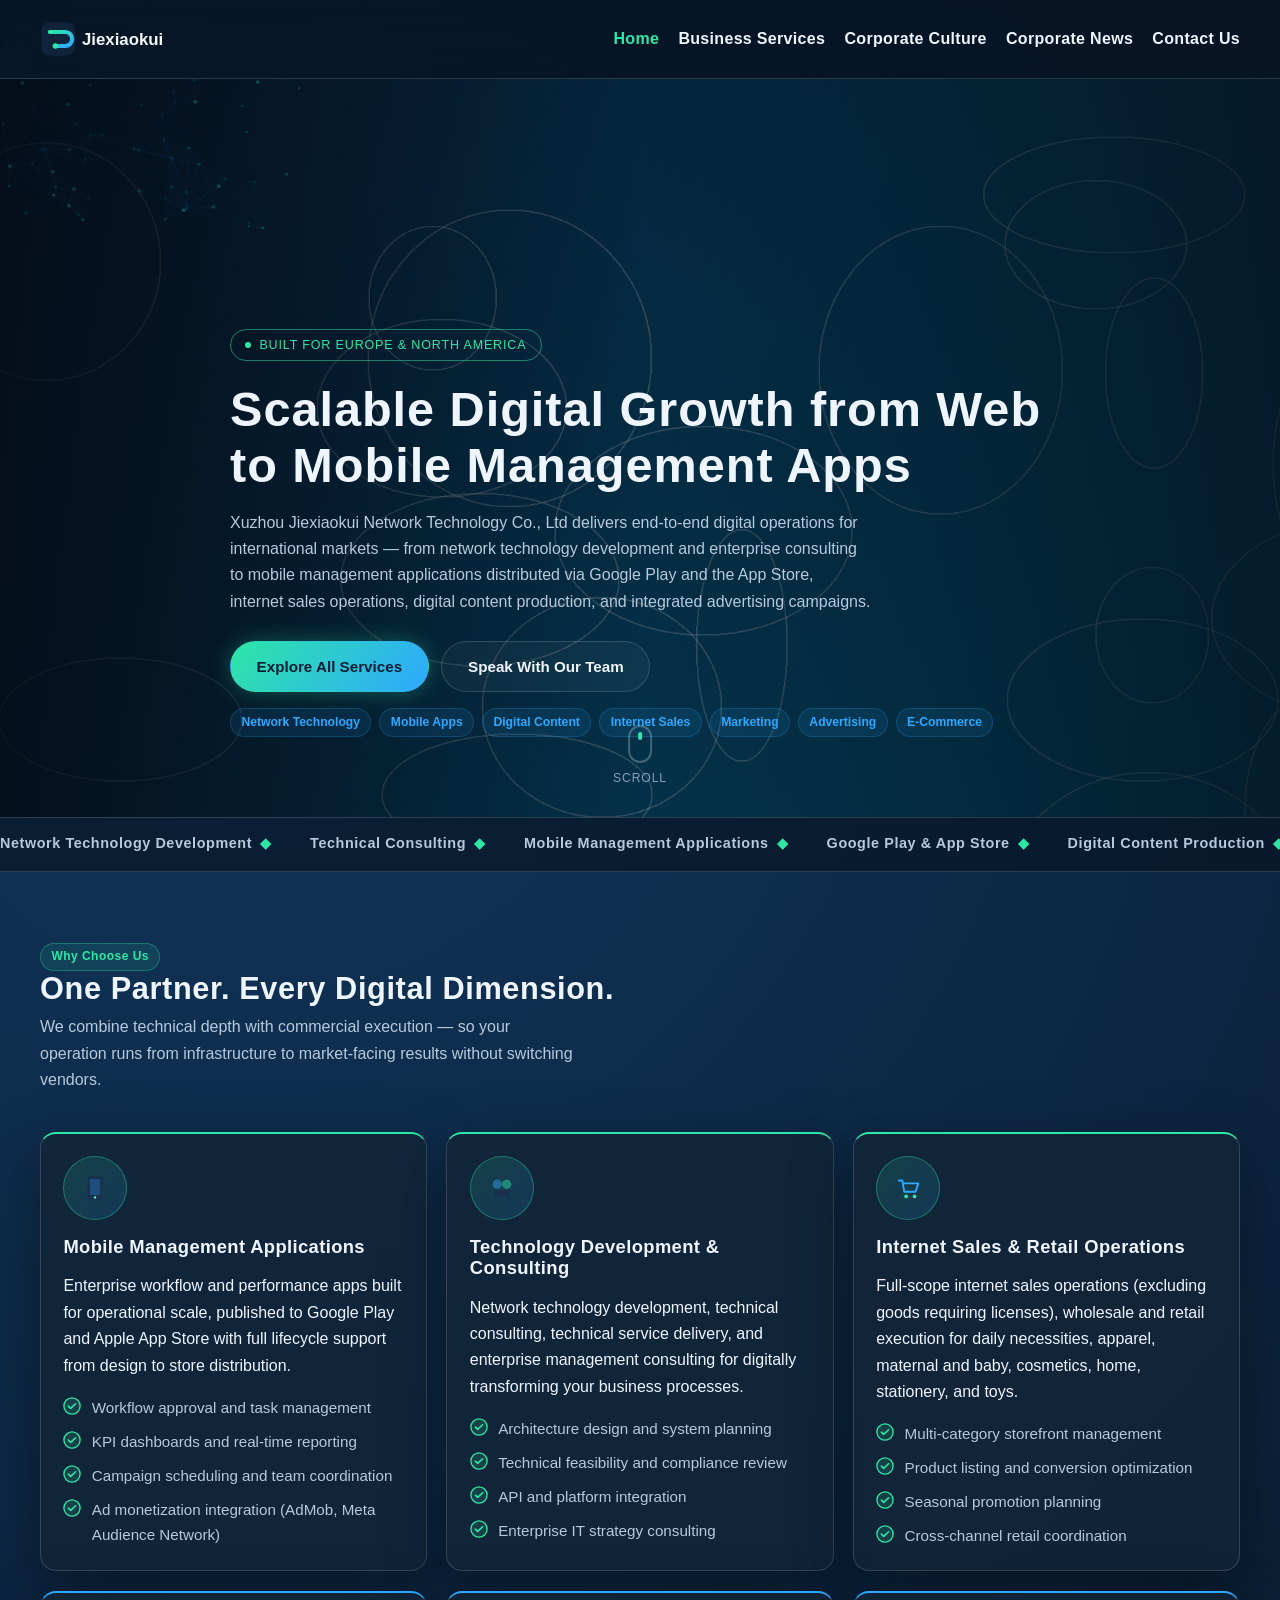
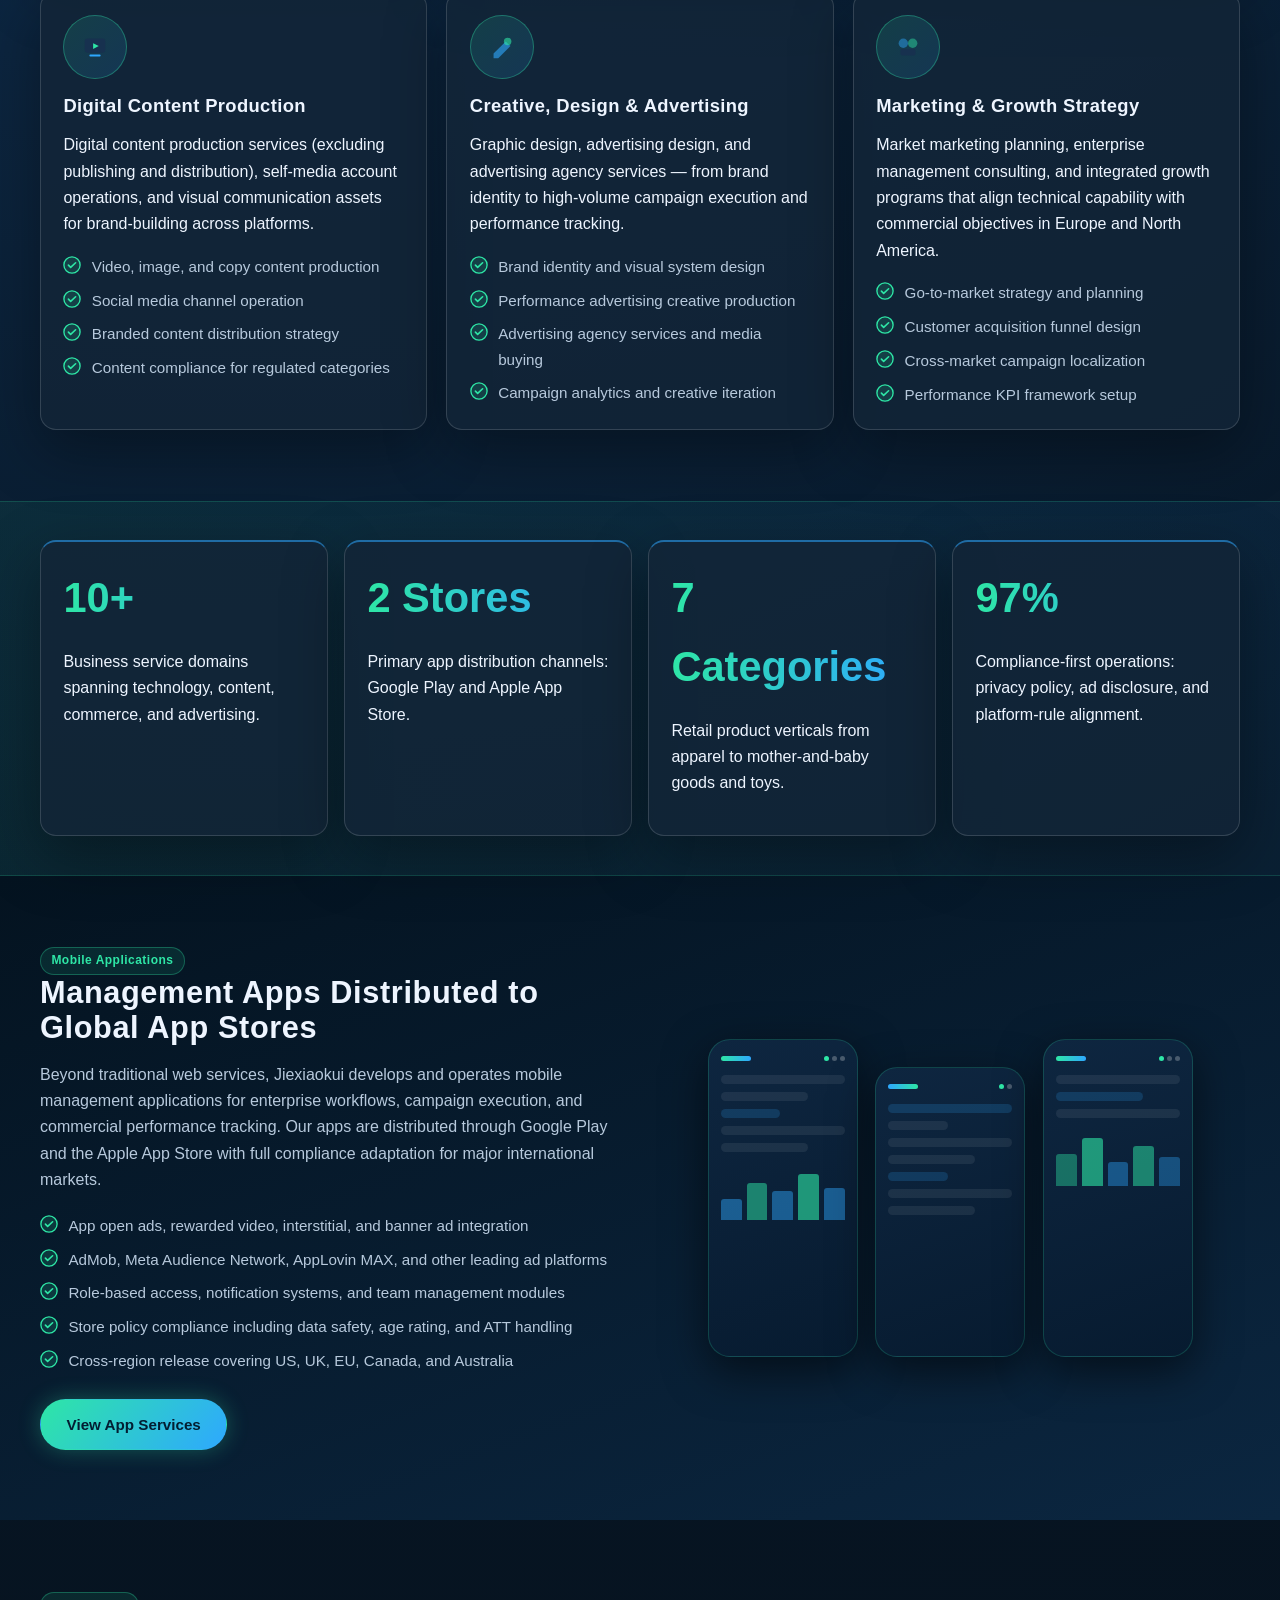
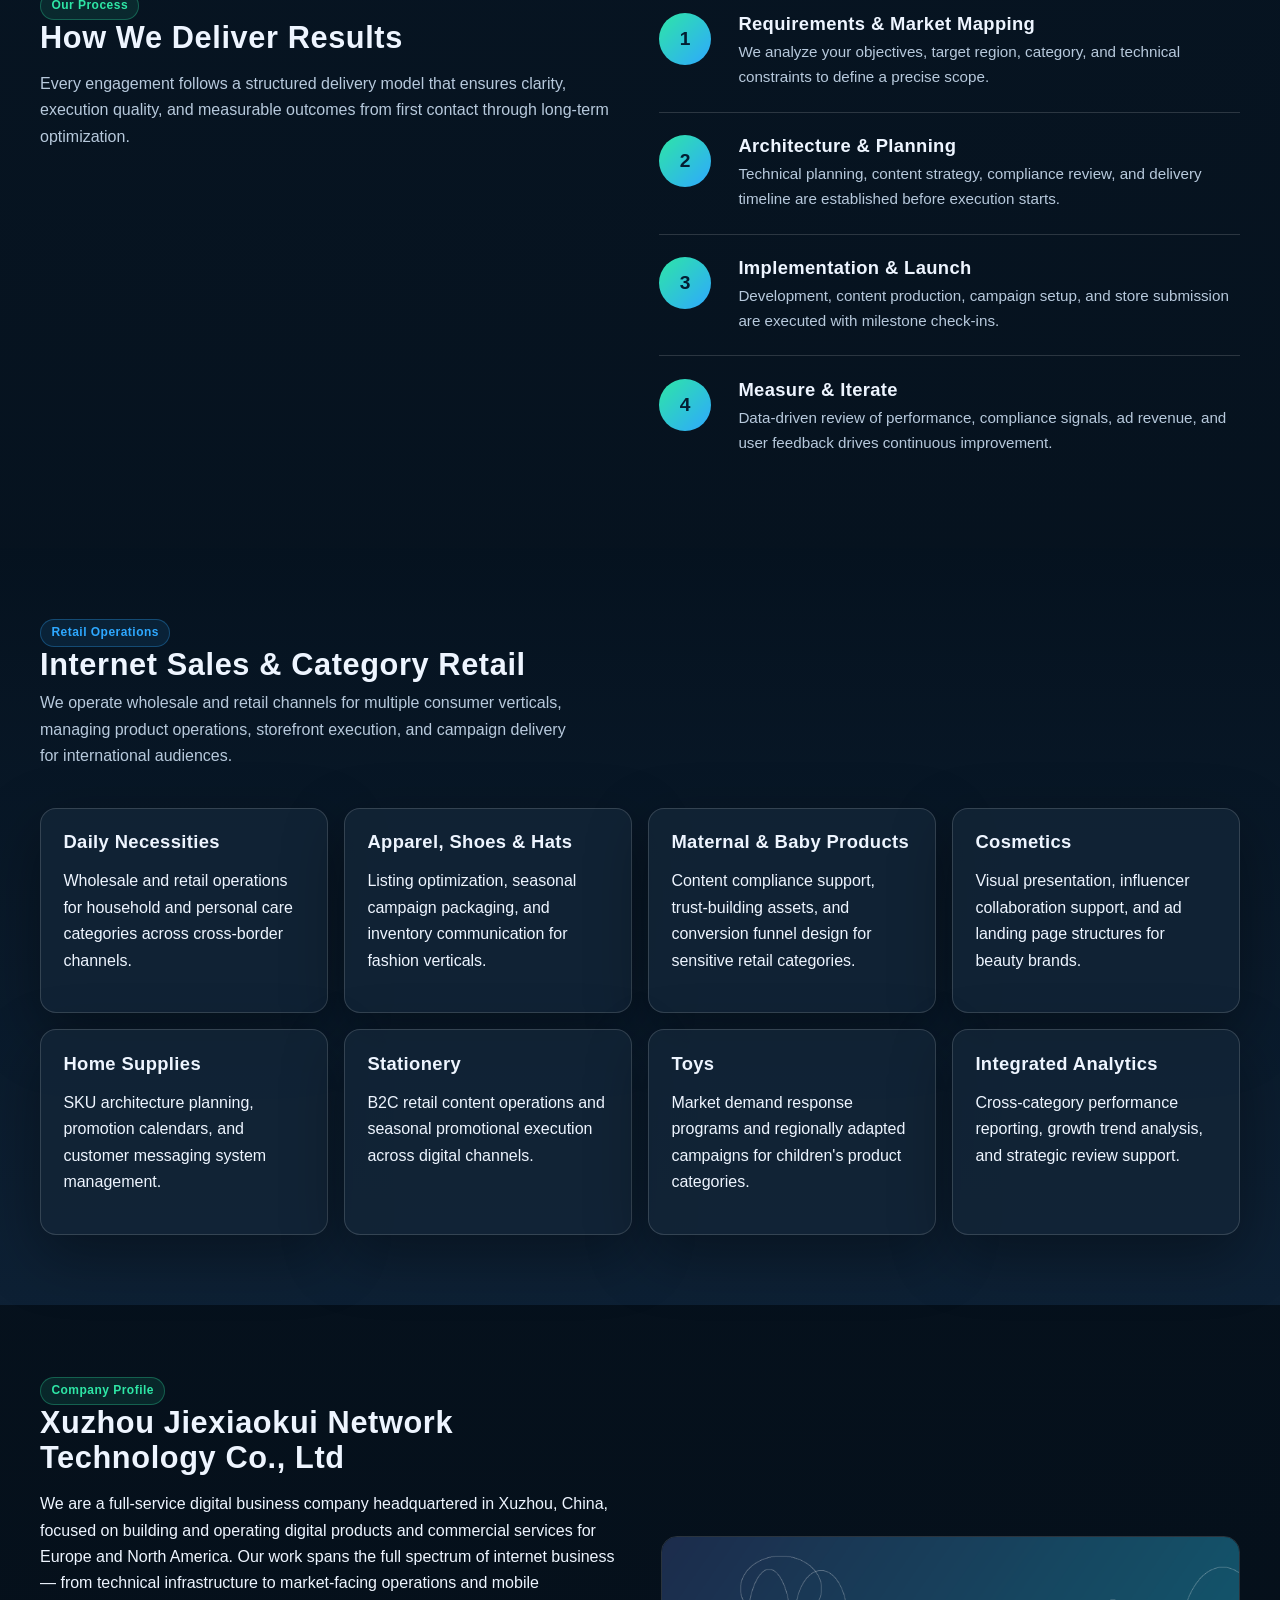
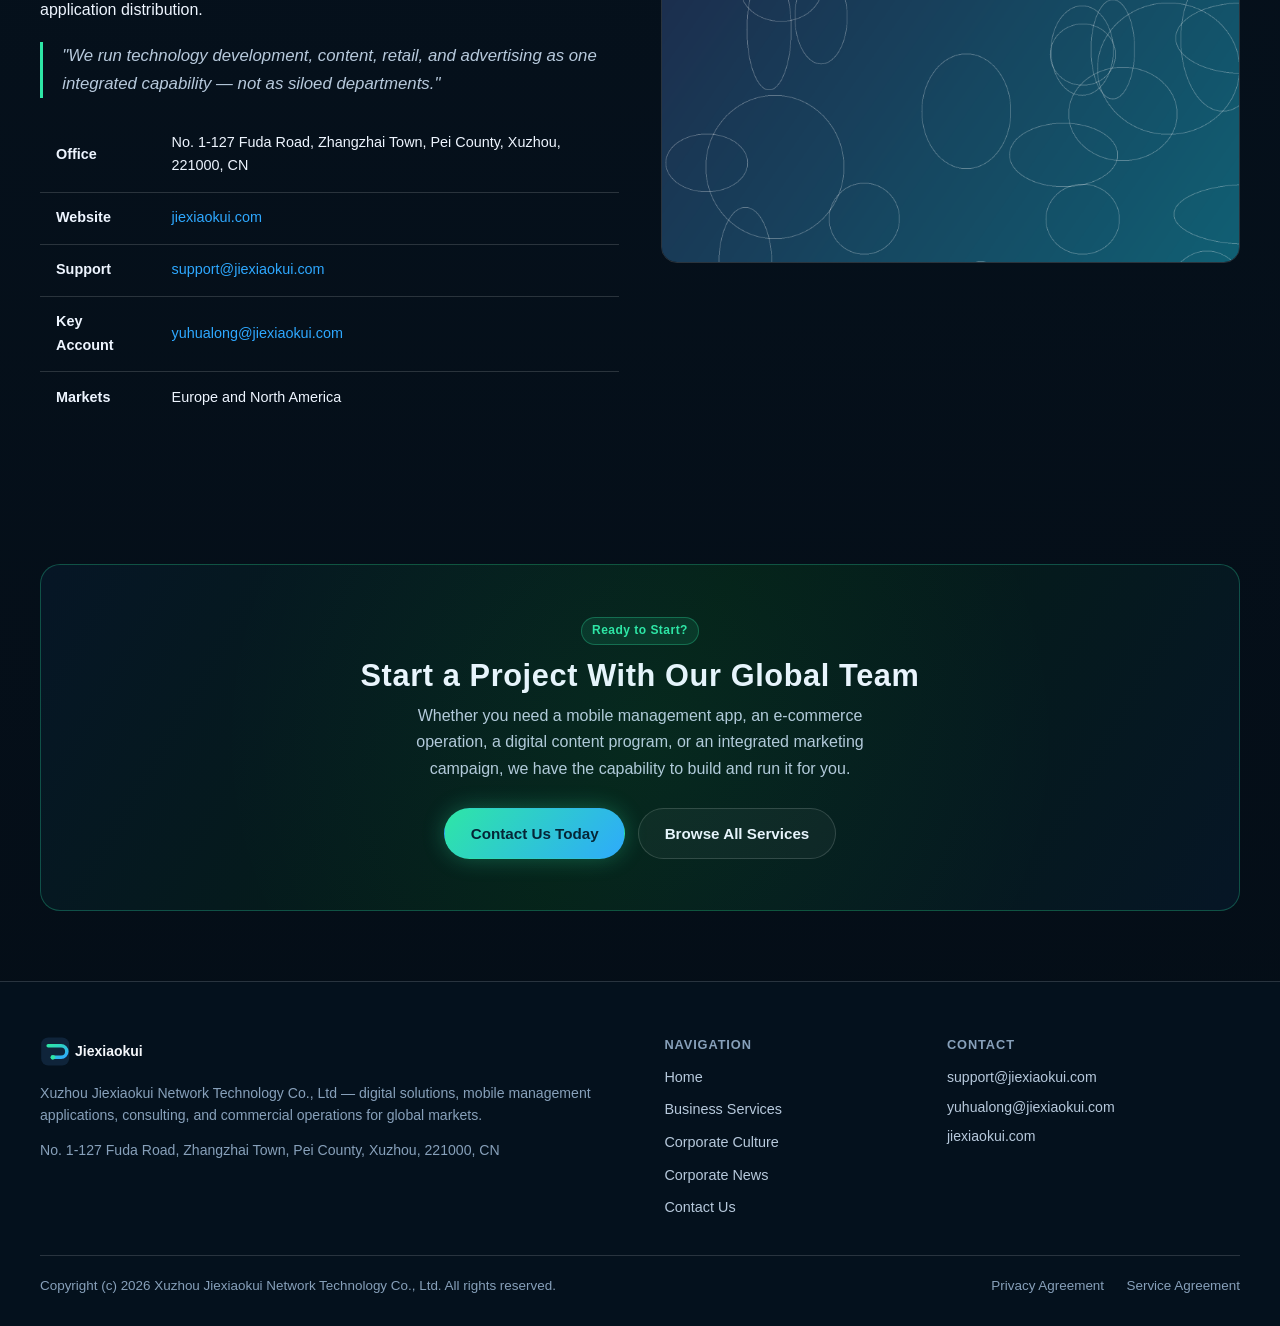
<file: index.html>
<!DOCTYPE html>
<html lang="en">
<head>
  <meta charset="UTF-8">
  <meta http-equiv="X-UA-Compatible" content="IE=edge">
  <meta name="viewport" content="width=device-width, initial-scale=1.0">
  <title>Xuzhou Jiexiaokui Network Technology Co., Ltd | Digital Solutions for Global Markets</title>
  <meta name="description" content="Xuzhou Jiexiaokui Network Technology Co., Ltd — end-to-end technology development, mobile management apps, consulting, digital content, e-commerce operations, and integrated marketing for Europe and North America.">
  <meta name="robots" content="index, follow, max-image-preview:large, max-snippet:-1, max-video-preview:-1">
  <link rel="canonical" href="https://jiexiaokui.com/">
  <meta property="og:type" content="website">
  <meta property="og:title" content="Xuzhou Jiexiaokui Network Technology Co., Ltd | Digital Solutions">
  <meta property="og:description" content="Technology development, mobile apps, consulting, digital content, internet sales and mobile management applications for global clients.">
  <meta property="og:url" content="https://jiexiaokui.com/">
  <meta property="og:image" content="https://jiexiaokui.com/images/hero-tech.png">
  <meta property="og:site_name" content="Jiexiaokui">
  <meta name="twitter:card" content="summary_large_image">
  <meta name="twitter:title" content="Xuzhou Jiexiaokui Network Technology Co., Ltd">
  <meta name="twitter:description" content="Digital solutions, mobile management apps and multi-domain operations for Europe and North America.">
  <link rel="stylesheet" href="css/styles.css">
  <script type="application/ld+json">
  {
    "@context": "https://schema.org",
    "@type": "Organization",
    "name": "Xuzhou Jiexiaokui Network Technology Co., Ltd",
    "url": "https://jiexiaokui.com",
    "logo": "https://jiexiaokui.com/images/logo-jiexiaokui.svg",
    "address": {
      "@type": "PostalAddress",
      "streetAddress": "No. 1-127 Fuda Road, Zhangzhai Town, Pei County",
      "addressLocality": "Xuzhou",
      "postalCode": "221000",
      "addressCountry": "CN"
    },
    "contactPoint": [
      {"@type":"ContactPoint","contactType":"business support","email":"support@jiexiaokui.com","availableLanguage":["English"]},
      {"@type":"ContactPoint","contactType":"key account","email":"yuhualong@jiexiaokui.com","availableLanguage":["English"]}
    ],
    "sameAs": ["https://jiexiaokui.com"]
  }
  </script>
</head>
<body>
  <div id="scroll-progress" role="progressbar" aria-label="Page scroll progress"></div>

  <header class="site-header">
    <div class="container header-inner">
      <a class="brand" href="index.html" aria-label="Jiexiaokui Home">
        <img src="images/logo-jiexiaokui.svg" alt="Jiexiaokui Network Technology Logo" width="168" height="42">
      </a>
      <button class="nav-toggle" aria-expanded="false" aria-controls="main-nav" aria-label="Toggle navigation menu">&#9776; Menu</button>
      <nav class="site-nav" id="main-nav" aria-label="Main navigation">
        <ul>
          <li><a class="current" href="index.html" aria-current="page">Home</a></li>
          <li><a href="services.html">Business Services</a></li>
          <li><a href="culture.html">Corporate Culture</a></li>
          <li><a href="news.html">Corporate News</a></li>
          <li><a href="contact.html">Contact Us</a></li>
        </ul>
      </nav>
    </div>
  </header>

  <main>
    <!-- ── Hero ── -->
    <section class="hero" aria-label="Welcome to Jiexiaokui">
      <img class="hero-bg" src="images/hero-tech.png" alt="Global digital technology grid background" fetchpriority="high">
      <canvas id="hero-canvas" aria-hidden="true"></canvas>
      <div class="container hero-content">
        <span class="kicker fade-in"><span class="kicker-dot"></span>Built for Europe &amp; North America</span>
        <h1 class="fade-in delay-1">Scalable Digital Growth from Web to Mobile Management Apps</h1>
        <p class="lead fade-in delay-2">Xuzhou Jiexiaokui Network Technology Co., Ltd delivers end-to-end digital operations for international markets — from network technology development and enterprise consulting to mobile management applications distributed via Google Play and the App Store, internet sales operations, digital content production, and integrated advertising campaigns.</p>
        <div class="actions fade-in delay-3">
          <a class="btn btn-primary" href="services.html">Explore All Services</a>
          <a class="btn btn-secondary" href="contact.html">Speak With Our Team</a>
        </div>
        <div class="tag-strip fade-in delay-4">
          <span class="tag">Network Technology</span>
          <span class="tag">Mobile Apps</span>
          <span class="tag">Digital Content</span>
          <span class="tag">Internet Sales</span>
          <span class="tag">Marketing</span>
          <span class="tag">Advertising</span>
          <span class="tag">E-Commerce</span>
        </div>
      </div>
      <div class="hero-scroll-hint" aria-hidden="true">
        <div class="scroll-dot"></div>
        <span>Scroll</span>
      </div>
    </section>

    <!-- ── Marquee ── -->
    <div class="marquee-wrap" aria-hidden="true">
      <div class="marquee-track">
        <span class="marquee-item">Network Technology Development <span class="marquee-sep">&#9670;</span></span>
        <span class="marquee-item">Technical Consulting <span class="marquee-sep">&#9670;</span></span>
        <span class="marquee-item">Mobile Management Applications <span class="marquee-sep">&#9670;</span></span>
        <span class="marquee-item">Google Play &amp; App Store <span class="marquee-sep">&#9670;</span></span>
        <span class="marquee-item">Digital Content Production <span class="marquee-sep">&#9670;</span></span>
        <span class="marquee-item">Internet Sales Operations <span class="marquee-sep">&#9670;</span></span>
        <span class="marquee-item">Market Marketing Planning <span class="marquee-sep">&#9670;</span></span>
        <span class="marquee-item">Graphic &amp; Advertising Design <span class="marquee-sep">&#9670;</span></span>
        <span class="marquee-item">Enterprise Management Consulting <span class="marquee-sep">&#9670;</span></span>
        <span class="marquee-item">Self-Media Content Operations <span class="marquee-sep">&#9670;</span></span>
        <span class="marquee-item">Network Technology Development <span class="marquee-sep">&#9670;</span></span>
        <span class="marquee-item">Technical Consulting <span class="marquee-sep">&#9670;</span></span>
        <span class="marquee-item">Mobile Management Applications <span class="marquee-sep">&#9670;</span></span>
        <span class="marquee-item">Google Play &amp; App Store <span class="marquee-sep">&#9670;</span></span>
        <span class="marquee-item">Digital Content Production <span class="marquee-sep">&#9670;</span></span>
        <span class="marquee-item">Internet Sales Operations <span class="marquee-sep">&#9670;</span></span>
        <span class="marquee-item">Market Marketing Planning <span class="marquee-sep">&#9670;</span></span>
        <span class="marquee-item">Graphic &amp; Advertising Design <span class="marquee-sep">&#9670;</span></span>
        <span class="marquee-item">Enterprise Management Consulting <span class="marquee-sep">&#9670;</span></span>
        <span class="marquee-item">Self-Media Content Operations <span class="marquee-sep">&#9670;</span></span>
      </div>
    </div>

    <!-- ── Why Jiexiaokui ── -->
    <section class="section">
      <div class="container">
        <div class="section-header">
          <span class="badge fade-in">Why Choose Us</span>
          <h2 class="fade-in">One Partner. Every Digital Dimension.</h2>
          <p class="fade-in">We combine technical depth with commercial execution — so your operation runs from infrastructure to market-facing results without switching vendors.</p>
        </div>
        <div class="grid-3">
          <article class="card card-accent fade-in">
            <div class="icon-ring">
              <img src="images/icon-app.svg" alt="Mobile applications">
            </div>
            <h3>Mobile Management Applications</h3>
            <p>Enterprise workflow and performance apps built for operational scale, published to Google Play and Apple App Store with full lifecycle support from design to store distribution.</p>
            <ul class="feature-list">
              <li>Workflow approval and task management</li>
              <li>KPI dashboards and real-time reporting</li>
              <li>Campaign scheduling and team coordination</li>
              <li>Ad monetization integration (AdMob, Meta Audience Network)</li>
            </ul>
          </article>
          <article class="card card-accent fade-in delay-1">
            <div class="icon-ring">
              <img src="images/icon-consulting.svg" alt="Technology consulting">
            </div>
            <h3>Technology Development &amp; Consulting</h3>
            <p>Network technology development, technical consulting, technical service delivery, and enterprise management consulting for digitally transforming your business processes.</p>
            <ul class="feature-list">
              <li>Architecture design and system planning</li>
              <li>Technical feasibility and compliance review</li>
              <li>API and platform integration</li>
              <li>Enterprise IT strategy consulting</li>
            </ul>
          </article>
          <article class="card card-accent fade-in delay-2">
            <div class="icon-ring">
              <img src="images/icon-commerce.svg" alt="Commerce operations">
            </div>
            <h3>Internet Sales &amp; Retail Operations</h3>
            <p>Full-scope internet sales operations (excluding goods requiring licenses), wholesale and retail execution for daily necessities, apparel, maternal and baby, cosmetics, home, stationery, and toys.</p>
            <ul class="feature-list">
              <li>Multi-category storefront management</li>
              <li>Product listing and conversion optimization</li>
              <li>Seasonal promotion planning</li>
              <li>Cross-channel retail coordination</li>
            </ul>
          </article>
          <article class="card card-accent-blue fade-in">
            <div class="icon-ring">
              <img src="images/icon-media.svg" alt="Digital content">
            </div>
            <h3>Digital Content Production</h3>
            <p>Digital content production services (excluding publishing and distribution), self-media account operations, and visual communication assets for brand-building across platforms.</p>
            <ul class="feature-list">
              <li>Video, image, and copy content production</li>
              <li>Social media channel operation</li>
              <li>Branded content distribution strategy</li>
              <li>Content compliance for regulated categories</li>
            </ul>
          </article>
          <article class="card card-accent-blue fade-in delay-1">
            <div class="icon-ring">
              <img src="images/icon-design.svg" alt="Design and advertising">
            </div>
            <h3>Creative, Design &amp; Advertising</h3>
            <p>Graphic design, advertising design, and advertising agency services — from brand identity to high-volume campaign execution and performance tracking.</p>
            <ul class="feature-list">
              <li>Brand identity and visual system design</li>
              <li>Performance advertising creative production</li>
              <li>Advertising agency services and media buying</li>
              <li>Campaign analytics and creative iteration</li>
            </ul>
          </article>
          <article class="card card-accent-blue fade-in delay-2">
            <div class="icon-ring">
              <img src="images/icon-consulting.svg" alt="Marketing strategy">
            </div>
            <h3>Marketing &amp; Growth Strategy</h3>
            <p>Market marketing planning, enterprise management consulting, and integrated growth programs that align technical capability with commercial objectives in Europe and North America.</p>
            <ul class="feature-list">
              <li>Go-to-market strategy and planning</li>
              <li>Customer acquisition funnel design</li>
              <li>Cross-market campaign localization</li>
              <li>Performance KPI framework setup</li>
            </ul>
          </article>
        </div>
      </div>
    </section>

    <!-- ── Stats ── -->
    <section class="highlight-strip">
      <div class="container">
        <div class="grid-4">
          <article class="card stat fade-in">
            <strong data-counter="10" data-unit="+">0+</strong>
            <p>Business service domains spanning technology, content, commerce, and advertising.</p>
          </article>
          <article class="card stat fade-in delay-1">
            <strong data-counter="2" data-unit=" Stores">0</strong>
            <p>Primary app distribution channels: Google Play and Apple App Store.</p>
          </article>
          <article class="card stat fade-in delay-2">
            <strong data-counter="7" data-unit=" Categories">0</strong>
            <p>Retail product verticals from apparel to mother-and-baby goods and toys.</p>
          </article>
          <article class="card stat fade-in delay-3">
            <strong data-counter="100" data-unit="%">0%</strong>
            <p>Compliance-first operations: privacy policy, ad disclosure, and platform-rule alignment.</p>
          </article>
        </div>
      </div>
    </section>

    <!-- ── Mobile App Feature Spotlight ── -->
    <section class="section-dark">
      <div class="container">
        <div class="split">
          <div class="split-text fade-in">
            <span class="badge">Mobile Applications</span>
            <h2>Management Apps Distributed to Global App Stores</h2>
            <p class="lead">Beyond traditional web services, Jiexiaokui develops and operates mobile management applications for enterprise workflows, campaign execution, and commercial performance tracking. Our apps are distributed through Google Play and the Apple App Store with full compliance adaptation for major international markets.</p>
            <ul class="feature-list" style="margin-top:1.2rem">
              <li>App open ads, rewarded video, interstitial, and banner ad integration</li>
              <li>AdMob, Meta Audience Network, AppLovin MAX, and other leading ad platforms</li>
              <li>Role-based access, notification systems, and team management modules</li>
              <li>Store policy compliance including data safety, age rating, and ATT handling</li>
              <li>Cross-region release covering US, UK, EU, Canada, and Australia</li>
            </ul>
            <div class="actions">
              <a class="btn btn-primary" href="services.html">View App Services</a>
            </div>
          </div>
          <div class="split-img fade-in delay-1">
            <div class="app-mockup">
              <div class="app-screen">
                <div class="app-screen-topbar">
                  <div class="app-screen-dot"></div>
                  <div class="app-screen-status"><span></span><span></span><span></span></div>
                </div>
                <div class="app-screen-row wide"></div>
                <div class="app-screen-row mid"></div>
                <div class="app-screen-row short accent"></div>
                <div class="app-screen-row wide"></div>
                <div class="app-screen-row mid"></div>
                <div class="app-screen-chart">
                  <div class="chart-bar" style="height:40%;background:rgba(46,168,255,0.45)"></div>
                  <div class="chart-bar" style="height:70%;background:rgba(46,230,166,0.5)"></div>
                  <div class="chart-bar" style="height:55%;background:rgba(46,168,255,0.45)"></div>
                  <div class="chart-bar" style="height:85%;background:rgba(46,230,166,0.6)"></div>
                  <div class="chart-bar" style="height:60%;background:rgba(46,168,255,0.45)"></div>
                </div>
              </div>
              <div class="app-screen" style="margin-top:1.8rem">
                <div class="app-screen-topbar">
                  <div class="app-screen-dot" style="background:linear-gradient(90deg,#2ea8ff,#2ee6a6)"></div>
                  <div class="app-screen-status"><span></span><span></span></div>
                </div>
                <div class="app-screen-row wide accent"></div>
                <div class="app-screen-row short"></div>
                <div class="app-screen-row wide"></div>
                <div class="app-screen-row mid"></div>
                <div class="app-screen-row short accent"></div>
                <div class="app-screen-row wide"></div>
                <div class="app-screen-row mid"></div>
              </div>
              <div class="app-screen">
                <div class="app-screen-topbar">
                  <div class="app-screen-dot"></div>
                  <div class="app-screen-status"><span></span><span></span><span></span></div>
                </div>
                <div class="app-screen-row wide"></div>
                <div class="app-screen-row mid accent"></div>
                <div class="app-screen-row wide"></div>
                <div class="app-screen-chart">
                  <div class="chart-bar" style="height:60%;background:rgba(46,230,166,0.4)"></div>
                  <div class="chart-bar" style="height:90%;background:rgba(46,230,166,0.6)"></div>
                  <div class="chart-bar" style="height:45%;background:rgba(46,168,255,0.4)"></div>
                  <div class="chart-bar" style="height:75%;background:rgba(46,230,166,0.5)"></div>
                  <div class="chart-bar" style="height:55%;background:rgba(46,168,255,0.35)"></div>
                </div>
              </div>
            </div>
          </div>
        </div>
      </div>
    </section>

    <!-- ── How We Work ── -->
    <section class="section">
      <div class="container">
        <div class="grid-2" style="gap:2.4rem">
          <div>
            <span class="badge fade-in">Our Process</span>
            <h2 class="fade-in">How We Deliver Results</h2>
            <p class="lead fade-in">Every engagement follows a structured delivery model that ensures clarity, execution quality, and measurable outcomes from first contact through long-term optimization.</p>
          </div>
          <div class="steps fade-in">
            <div class="step">
              <div class="step-num">1</div>
              <div>
                <h3>Requirements &amp; Market Mapping</h3>
                <p>We analyze your objectives, target region, category, and technical constraints to define a precise scope.</p>
              </div>
            </div>
            <div class="step">
              <div class="step-num">2</div>
              <div>
                <h3>Architecture &amp; Planning</h3>
                <p>Technical planning, content strategy, compliance review, and delivery timeline are established before execution starts.</p>
              </div>
            </div>
            <div class="step">
              <div class="step-num">3</div>
              <div>
                <h3>Implementation &amp; Launch</h3>
                <p>Development, content production, campaign setup, and store submission are executed with milestone check-ins.</p>
              </div>
            </div>
            <div class="step">
              <div class="step-num">4</div>
              <div>
                <h3>Measure &amp; Iterate</h3>
                <p>Data-driven review of performance, compliance signals, ad revenue, and user feedback drives continuous improvement.</p>
              </div>
            </div>
          </div>
        </div>
      </div>
    </section>

    <!-- ── Commerce Categories ── -->
    <section class="section alt">
      <div class="container">
        <div class="section-header">
          <span class="badge badge-blue fade-in">Retail Operations</span>
          <h2 class="fade-in">Internet Sales &amp; Category Retail</h2>
          <p class="fade-in">We operate wholesale and retail channels for multiple consumer verticals, managing product operations, storefront execution, and campaign delivery for international audiences.</p>
        </div>
        <div class="grid-4">
          <article class="card fade-in">
            <h3>Daily Necessities</h3>
            <p>Wholesale and retail operations for household and personal care categories across cross-border channels.</p>
          </article>
          <article class="card fade-in delay-1">
            <h3>Apparel, Shoes &amp; Hats</h3>
            <p>Listing optimization, seasonal campaign packaging, and inventory communication for fashion verticals.</p>
          </article>
          <article class="card fade-in delay-2">
            <h3>Maternal &amp; Baby Products</h3>
            <p>Content compliance support, trust-building assets, and conversion funnel design for sensitive retail categories.</p>
          </article>
          <article class="card fade-in delay-3">
            <h3>Cosmetics</h3>
            <p>Visual presentation, influencer collaboration support, and ad landing page structures for beauty brands.</p>
          </article>
          <article class="card fade-in">
            <h3>Home Supplies</h3>
            <p>SKU architecture planning, promotion calendars, and customer messaging system management.</p>
          </article>
          <article class="card fade-in delay-1">
            <h3>Stationery</h3>
            <p>B2C retail content operations and seasonal promotional execution across digital channels.</p>
          </article>
          <article class="card fade-in delay-2">
            <h3>Toys</h3>
            <p>Market demand response programs and regionally adapted campaigns for children's product categories.</p>
          </article>
          <article class="card fade-in delay-3">
            <h3>Integrated Analytics</h3>
            <p>Cross-category performance reporting, growth trend analysis, and strategic review support.</p>
          </article>
        </div>
      </div>
    </section>

    <!-- ── Company Profile ── -->
    <section class="section">
      <div class="container">
        <div class="split">
          <div class="split-text fade-in">
            <span class="badge">Company Profile</span>
            <h2>Xuzhou Jiexiaokui Network Technology Co., Ltd</h2>
            <p>We are a full-service digital business company headquartered in Xuzhou, China, focused on building and operating digital products and commercial services for Europe and North America. Our work spans the full spectrum of internet business — from technical infrastructure to market-facing operations and mobile application distribution.</p>
            <blockquote class="pull-quote">"We run technology development, content, retail, and advertising as one integrated capability — not as siloed departments."</blockquote>
            <table class="compare-table" style="margin-top:1.2rem">
              <tr><td><strong>Office</strong></td><td>No. 1-127 Fuda Road, Zhangzhai Town, Pei County, Xuzhou, 221000, CN</td></tr>
              <tr><td><strong>Website</strong></td><td><a href="https://jiexiaokui.com">jiexiaokui.com</a></td></tr>
              <tr><td><strong>Support</strong></td><td><a href="mailto:support@jiexiaokui.com">support@jiexiaokui.com</a></td></tr>
              <tr><td><strong>Key Account</strong></td><td><a href="mailto:yuhualong@jiexiaokui.com">yuhualong@jiexiaokui.com</a></td></tr>
              <tr><td><strong>Markets</strong></td><td>Europe and North America</td></tr>
            </table>
          </div>
          <div class="split-img fade-in delay-1">
            <img src="images/services-grid.png" alt="Jiexiaokui service capability overview">
          </div>
        </div>
      </div>
    </section>

    <!-- ── CTA ── -->
    <section class="section">
      <div class="container">
        <div class="cta-banner fade-in">
          <span class="badge" style="margin-bottom:0.8rem">Ready to Start?</span>
          <h2>Start a Project With Our Global Team</h2>
          <p>Whether you need a mobile management app, an e-commerce operation, a digital content program, or an integrated marketing campaign, we have the capability to build and run it for you.</p>
          <div class="actions" style="justify-content:center">
            <a class="btn btn-primary" href="contact.html">Contact Us Today</a>
            <a class="btn btn-secondary" href="services.html">Browse All Services</a>
          </div>
        </div>
      </div>
    </section>
  </main>

  <footer>
    <div class="container footer-grid">
      <div>
        <div class="footer-brand">
          <img src="images/logo-jiexiaokui.svg" alt="Jiexiaokui Logo" width="140">
        </div>
        <p class="footer-desc">Xuzhou Jiexiaokui Network Technology Co., Ltd — digital solutions, mobile management applications, consulting, and commercial operations for global markets.</p>
        <p class="footer-desc">No. 1-127 Fuda Road, Zhangzhai Town, Pei County, Xuzhou, 221000, CN</p>
      </div>
      <div>
        <span class="footer-col-title">Navigation</span>
        <nav class="footer-links" aria-label="Footer navigation">
          <a href="index.html">Home</a>
          <a href="services.html">Business Services</a>
          <a href="culture.html">Corporate Culture</a>
          <a href="news.html">Corporate News</a>
          <a href="contact.html">Contact Us</a>
        </nav>
      </div>
      <div>
        <span class="footer-col-title">Contact</span>
        <div class="footer-contact">
          <a href="mailto:support@jiexiaokui.com">support@jiexiaokui.com</a>
          <a href="mailto:yuhualong@jiexiaokui.com">yuhualong@jiexiaokui.com</a>
          <a href="https://jiexiaokui.com">jiexiaokui.com</a>
        </div>
      </div>
    </div>
    <div class="container footer-bottom">
      <span class="footer-copy">Copyright (c) 2026 Xuzhou Jiexiaokui Network Technology Co., Ltd. All rights reserved.</span>
      <div class="footer-legal">
        <a href="privacy-policy.html">Privacy Agreement</a>
        <a href="terms-of-service.html">Service Agreement</a>
      </div>
    </div>
  </footer>

  <script src="js/main.js" defer></script>
</body>
</html>
</file>
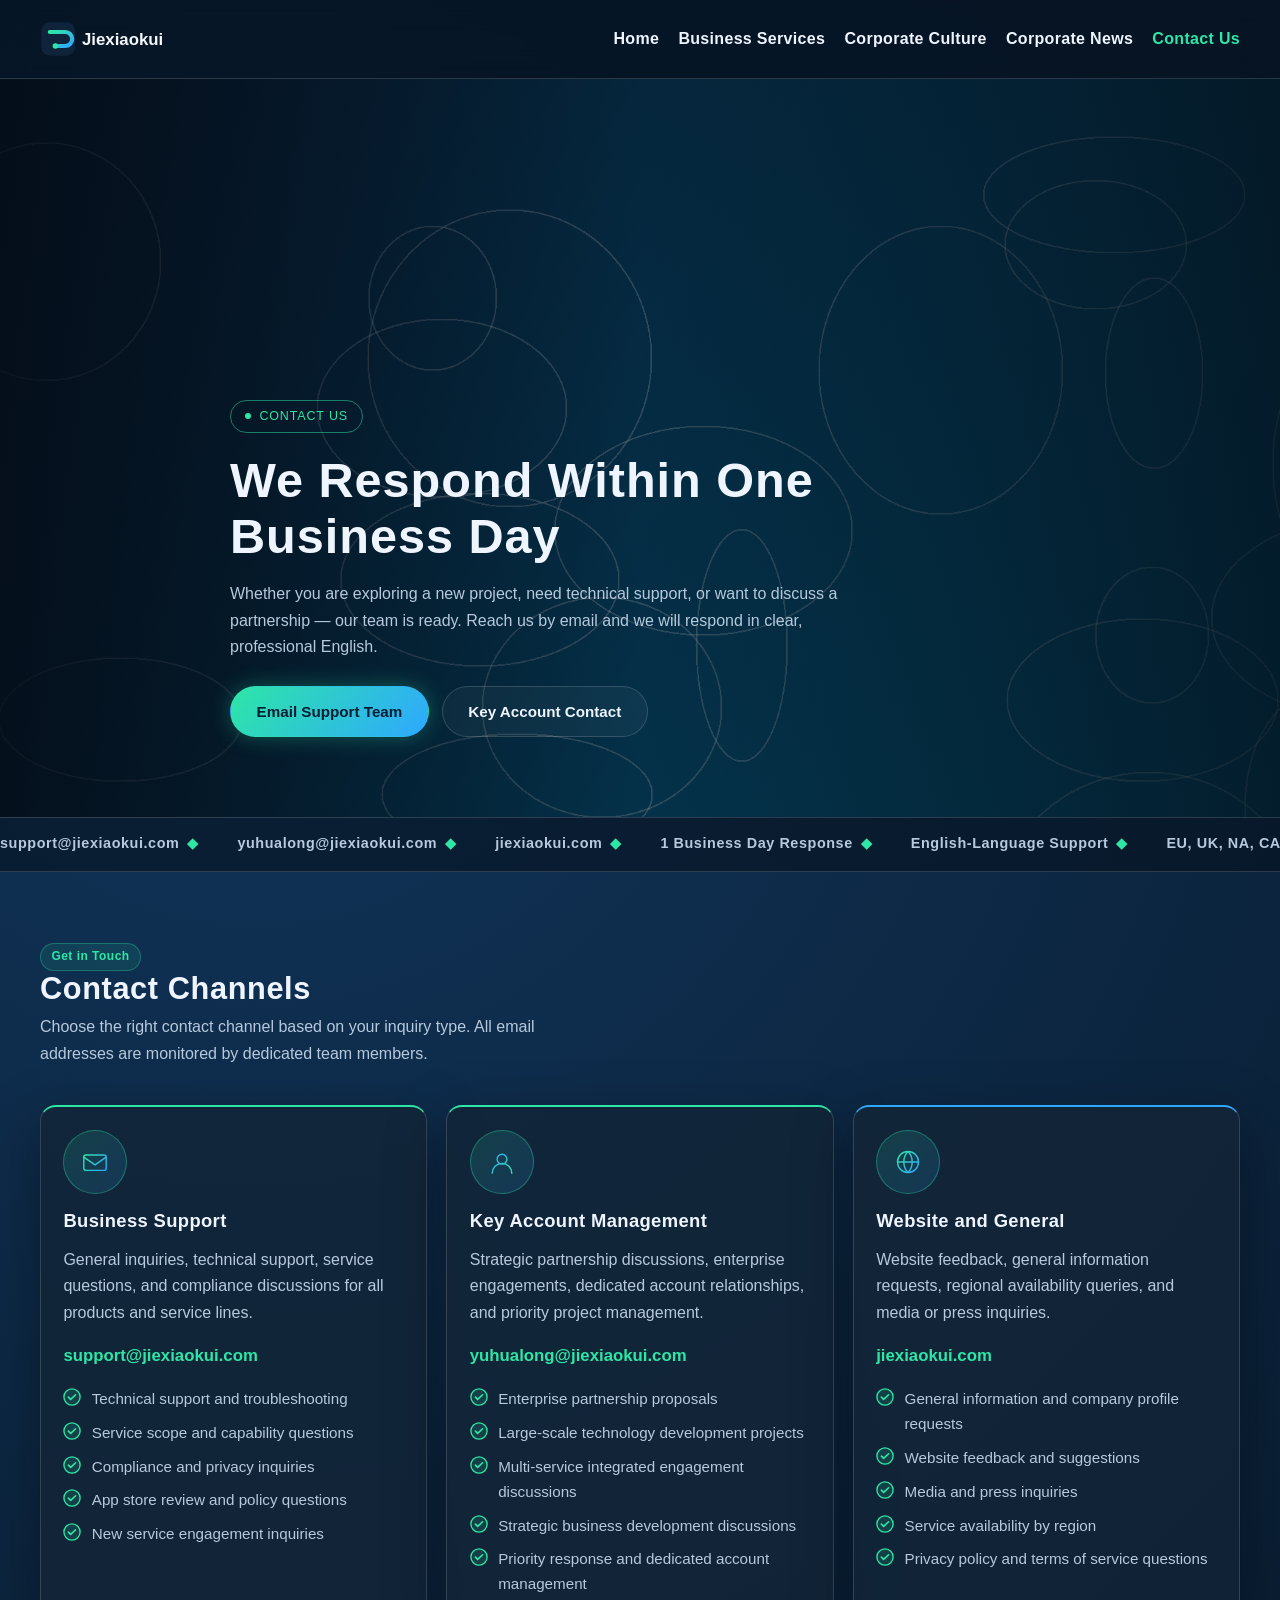
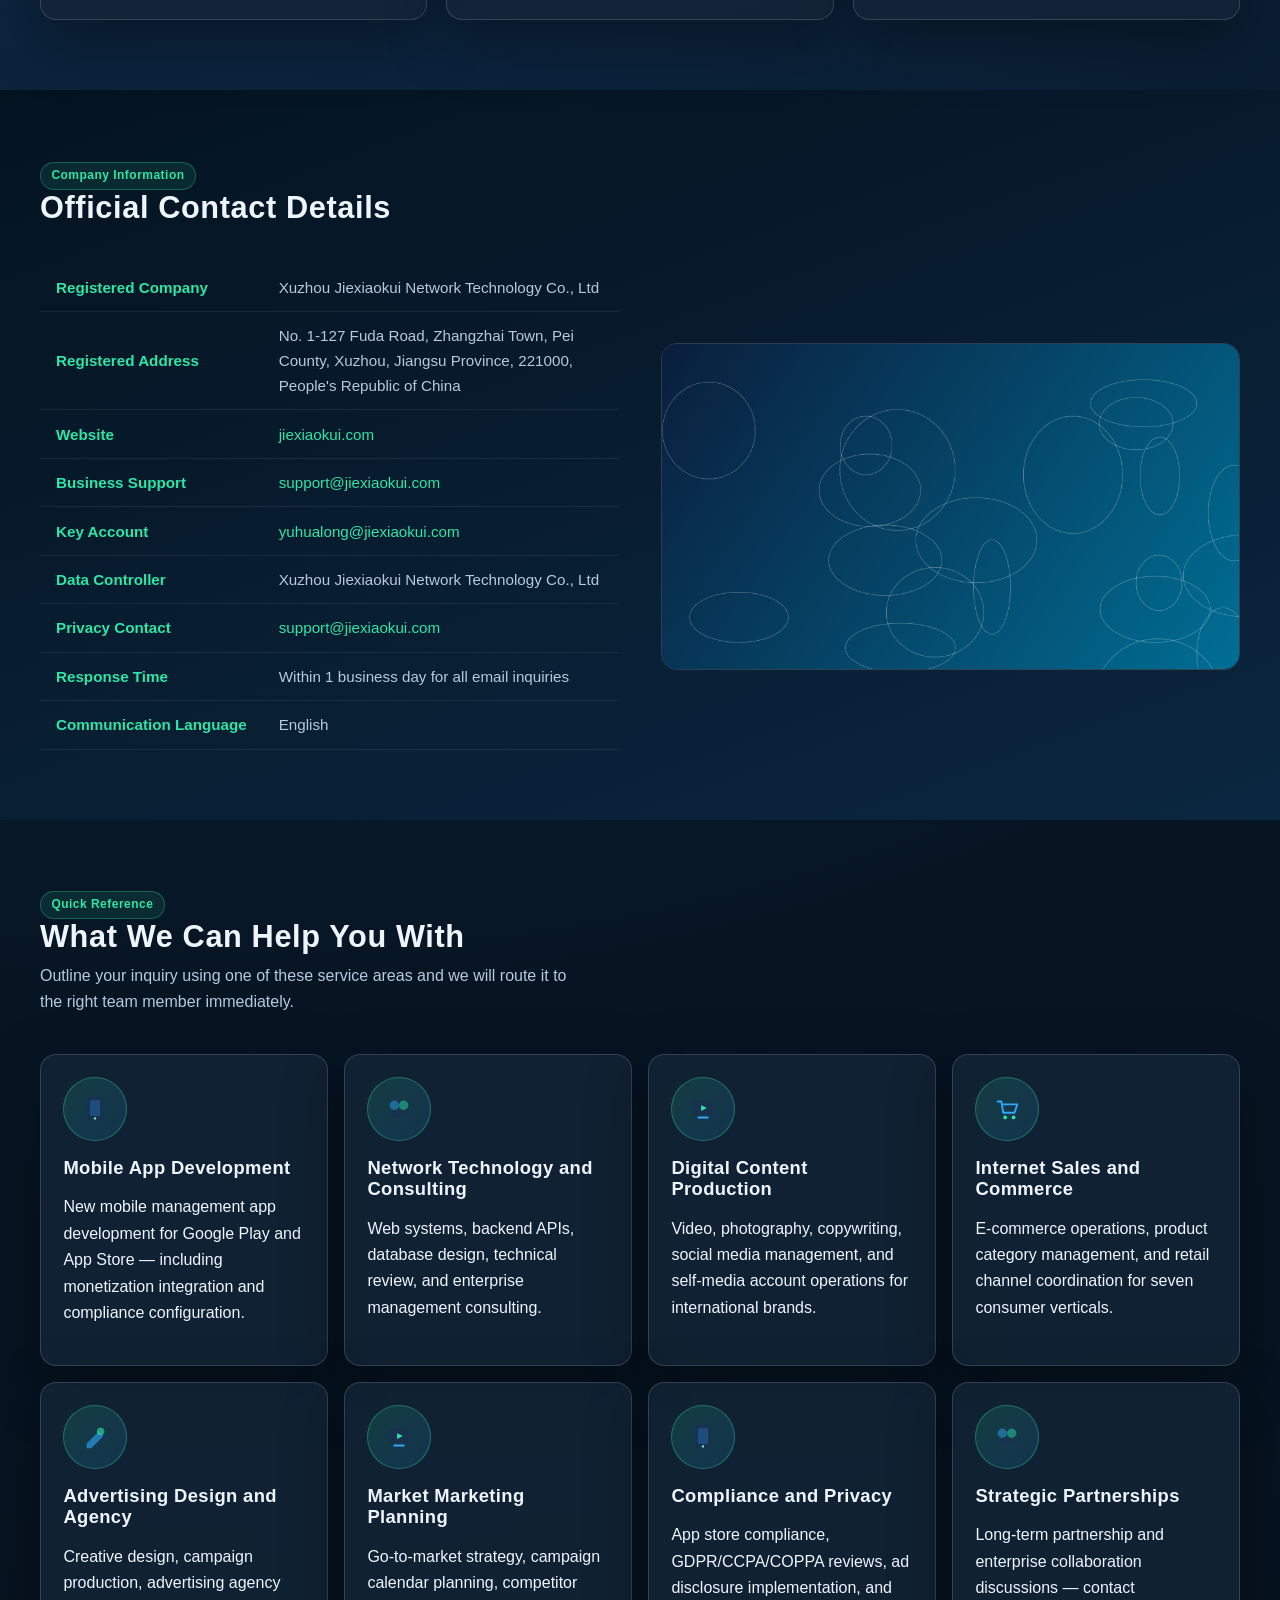
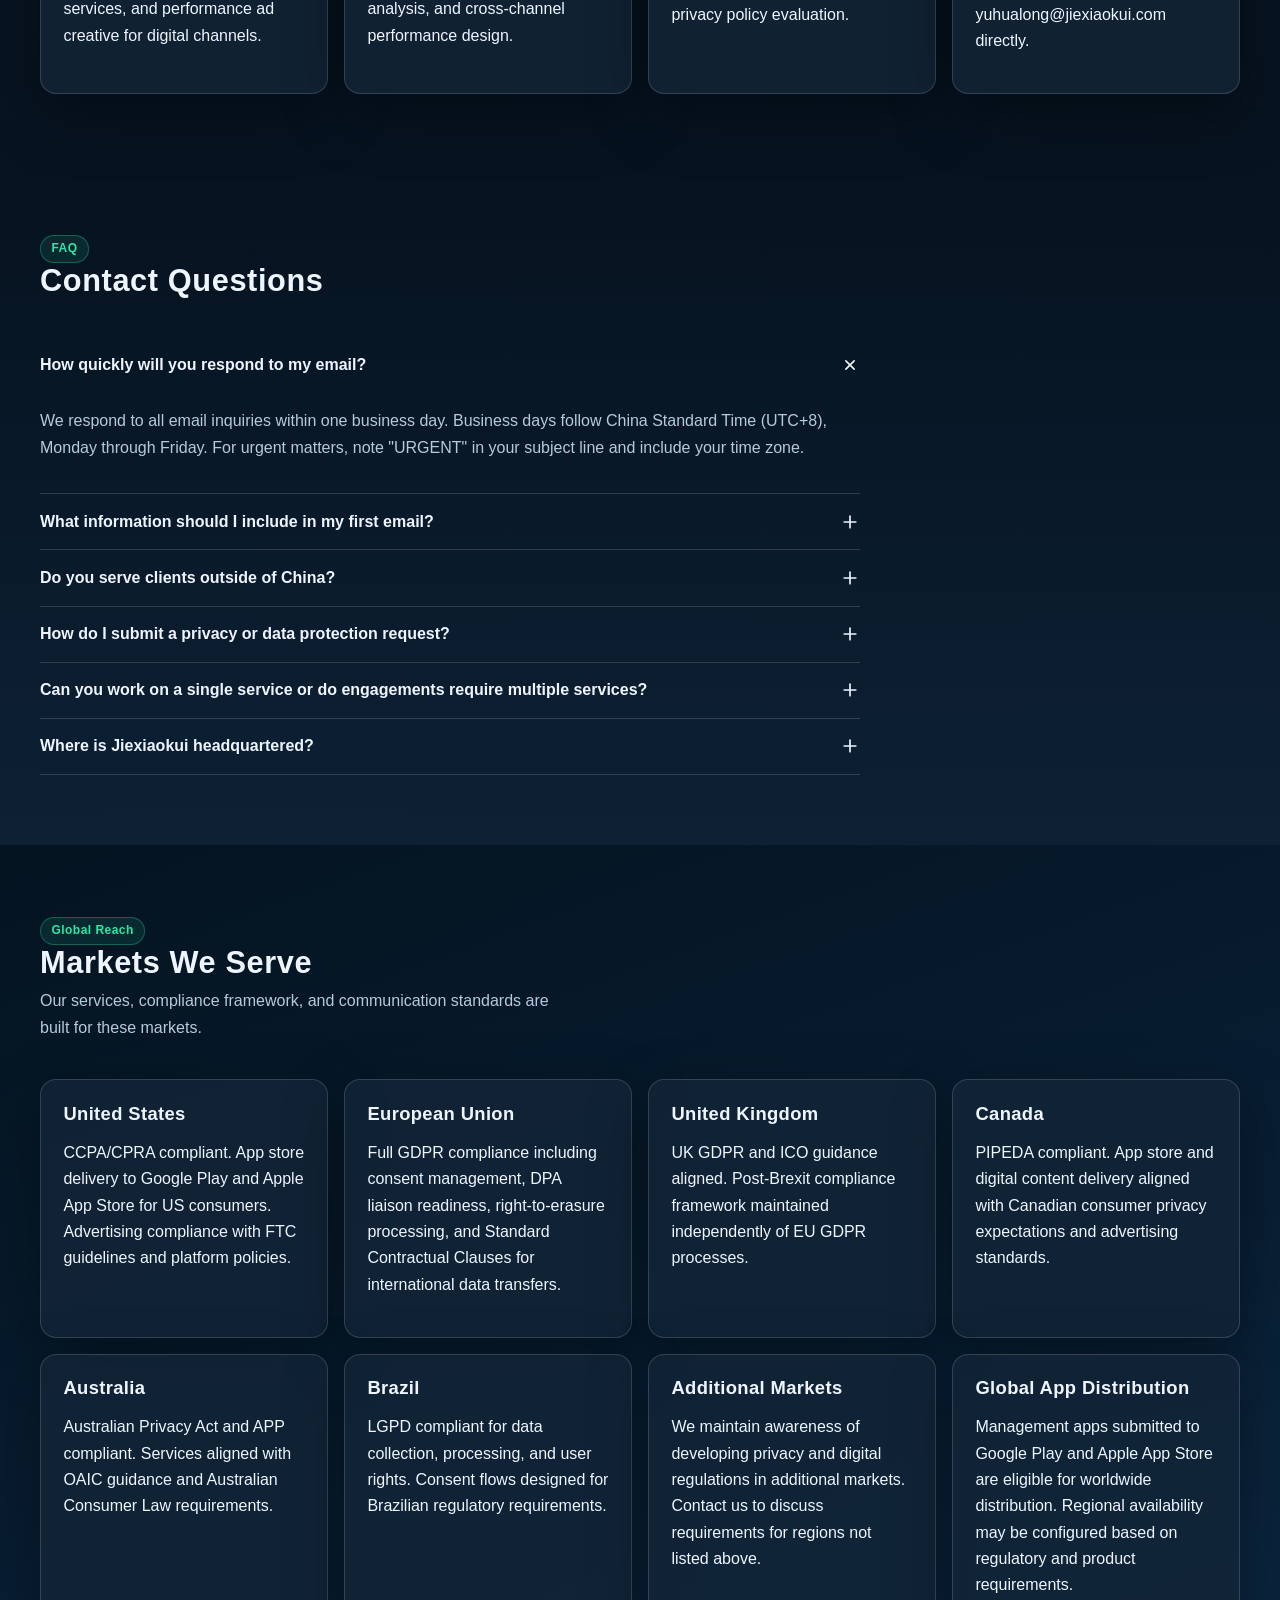
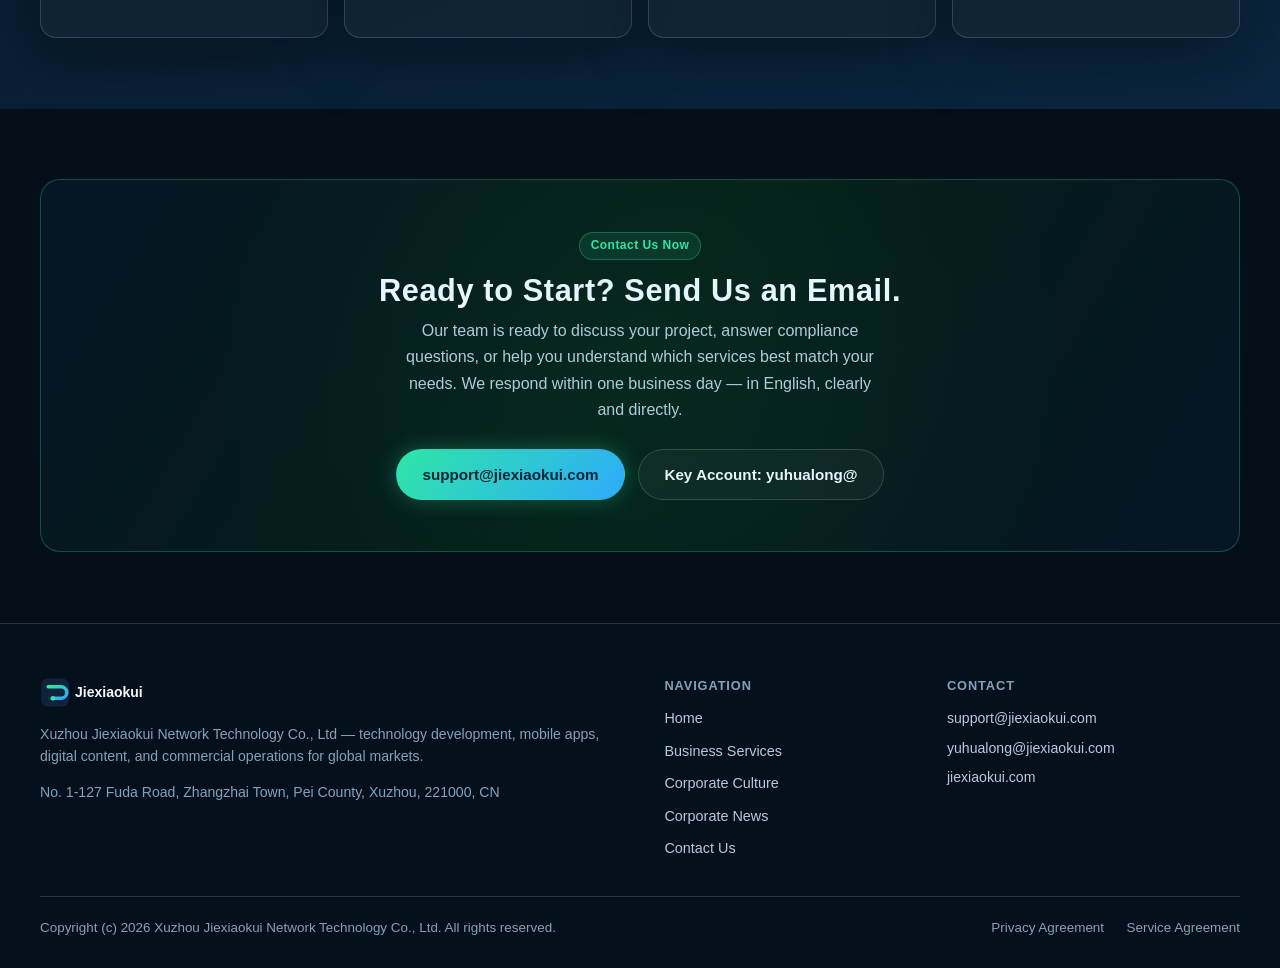
<file: contact.html>
<!DOCTYPE html>
<html lang="en">
<head>
  <meta charset="UTF-8">
  <meta http-equiv="X-UA-Compatible" content="IE=edge">
  <meta name="viewport" content="width=device-width, initial-scale=1.0">
  <title>Contact Us | Xuzhou Jiexiaokui Network Technology Co., Ltd</title>
  <meta name="description" content="Contact Jiexiaokui Network Technology for business inquiries, technical support, key account services, and partnership discussions. Email us at support@jiexiaokui.com.">
  <meta name="robots" content="index, follow">
  <link rel="canonical" href="https://jiexiaokui.com/contact.html">
  <meta property="og:title" content="Contact Us | Jiexiaokui Network Technology">
  <meta property="og:description" content="Get in touch with Jiexiaokui for app development, digital content, e-commerce, and advertising services for European and North American markets.">
  <meta property="og:url" content="https://jiexiaokui.com/contact.html">
  <meta property="og:image" content="https://jiexiaokui.com/images/hero-tech.png">
  <link rel="stylesheet" href="css/styles.css">
</head>
<body>
  <div id="scroll-progress" role="progressbar" aria-label="Page scroll progress"></div>

  <header class="site-header">
    <div class="container header-inner">
      <a class="brand" href="index.html" aria-label="Jiexiaokui Home">
        <img src="images/logo-jiexiaokui.svg" alt="Jiexiaokui Logo" width="168">
      </a>
      <button class="nav-toggle" aria-expanded="false" aria-label="Toggle navigation menu">&#9776; Menu</button>
      <nav class="site-nav" aria-label="Main navigation">
        <ul>
          <li><a href="index.html">Home</a></li>
          <li><a href="services.html">Business Services</a></li>
          <li><a href="culture.html">Corporate Culture</a></li>
          <li><a href="news.html">Corporate News</a></li>
          <li><a class="current" href="contact.html" aria-current="page">Contact Us</a></li>
        </ul>
      </nav>
    </div>
  </header>

  <main>
    <!-- ── Hero ── -->
    <section class="hero" aria-label="Contact Us">
      <img class="hero-bg" src="images/hero-tech.png" alt="Contact us technology background">
      <div class="container hero-content">
        <span class="kicker fade-in"><span class="kicker-dot"></span>Contact Us</span>
        <h1 class="fade-in delay-1">We Respond Within One Business Day</h1>
        <p class="lead fade-in delay-2">Whether you are exploring a new project, need technical support, or want to discuss a partnership — our team is ready. Reach us by email and we will respond in clear, professional English.</p>
        <div class="actions fade-in delay-3">
          <a class="btn btn-primary" href="mailto:support@jiexiaokui.com">Email Support Team</a>
          <a class="btn btn-secondary" href="mailto:yuhualong@jiexiaokui.com">Key Account Contact</a>
        </div>
      </div>
    </section>

    <!-- ── Ticker ── -->
    <div class="marquee-wrap" aria-hidden="true">
      <div class="marquee-track">
        <span class="marquee-item">support@jiexiaokui.com <span class="marquee-sep">&#9670;</span></span>
        <span class="marquee-item">yuhualong@jiexiaokui.com <span class="marquee-sep">&#9670;</span></span>
        <span class="marquee-item">jiexiaokui.com <span class="marquee-sep">&#9670;</span></span>
        <span class="marquee-item">1 Business Day Response <span class="marquee-sep">&#9670;</span></span>
        <span class="marquee-item">English-Language Support <span class="marquee-sep">&#9670;</span></span>
        <span class="marquee-item">EU, UK, NA, CA, AU Markets <span class="marquee-sep">&#9670;</span></span>
        <span class="marquee-item">Mobile App Development Inquiries Welcome <span class="marquee-sep">&#9670;</span></span>
        <span class="marquee-item">Digital Content, Commerce, and Advertising <span class="marquee-sep">&#9670;</span></span>
        <span class="marquee-item">support@jiexiaokui.com <span class="marquee-sep">&#9670;</span></span>
        <span class="marquee-item">yuhualong@jiexiaokui.com <span class="marquee-sep">&#9670;</span></span>
        <span class="marquee-item">jiexiaokui.com <span class="marquee-sep">&#9670;</span></span>
        <span class="marquee-item">1 Business Day Response <span class="marquee-sep">&#9670;</span></span>
        <span class="marquee-item">English-Language Support <span class="marquee-sep">&#9670;</span></span>
        <span class="marquee-item">EU, UK, NA, CA, AU Markets <span class="marquee-sep">&#9670;</span></span>
        <span class="marquee-item">Mobile App Development Inquiries Welcome <span class="marquee-sep">&#9670;</span></span>
        <span class="marquee-item">Digital Content, Commerce, and Advertising <span class="marquee-sep">&#9670;</span></span>
      </div>
    </div>

    <!-- ── Contact Channels ── -->
    <section class="section">
      <div class="container">
        <div class="section-header">
          <span class="badge fade-in">Get in Touch</span>
          <h2 class="fade-in">Contact Channels</h2>
          <p class="fade-in">Choose the right contact channel based on your inquiry type. All email addresses are monitored by dedicated team members.</p>
        </div>
        <div class="grid-3">
          <article class="card card-accent fade-in">
            <div class="icon-ring">
              <svg viewBox="0 0 40 40" fill="none" xmlns="http://www.w3.org/2000/svg" width="28" aria-hidden="true">
                <rect x="4" y="10" width="32" height="22" rx="3" stroke="url(#eg)" stroke-width="2"/>
                <path d="M4 13l16 11 16-11" stroke="url(#eg)" stroke-width="2"/>
                <defs><linearGradient id="eg" x1="4" y1="10" x2="36" y2="32" gradientUnits="userSpaceOnUse"><stop stop-color="#2ee6a6"/><stop offset="1" stop-color="#2ea8ff"/></linearGradient></defs>
              </svg>
            </div>
            <h3>Business Support</h3>
            <p class="lead">General inquiries, technical support, service questions, and compliance discussions for all products and service lines.</p>
            <p><a href="mailto:support@jiexiaokui.com" class="contact-link">support@jiexiaokui.com</a></p>
            <ul class="feature-list" style="margin-top:1rem">
              <li>Technical support and troubleshooting</li>
              <li>Service scope and capability questions</li>
              <li>Compliance and privacy inquiries</li>
              <li>App store review and policy questions</li>
              <li>New service engagement inquiries</li>
            </ul>
          </article>
          <article class="card card-accent fade-in delay-1">
            <div class="icon-ring">
              <svg viewBox="0 0 40 40" fill="none" xmlns="http://www.w3.org/2000/svg" width="28" aria-hidden="true">
                <circle cx="20" cy="16" r="7" stroke="url(#ka)" stroke-width="2"/>
                <path d="M6 36c0-7.732 6.268-14 14-14s14 6.268 14 14" stroke="url(#ka)" stroke-width="2" stroke-linecap="round"/>
                <defs><linearGradient id="ka" x1="6" y1="9" x2="34" y2="36" gradientUnits="userSpaceOnUse"><stop stop-color="#2ea8ff"/><stop offset="1" stop-color="#2ee6a6"/></linearGradient></defs>
              </svg>
            </div>
            <h3>Key Account Management</h3>
            <p class="lead">Strategic partnership discussions, enterprise engagements, dedicated account relationships, and priority project management.</p>
            <p><a href="mailto:yuhualong@jiexiaokui.com" class="contact-link">yuhualong@jiexiaokui.com</a></p>
            <ul class="feature-list" style="margin-top:1rem">
              <li>Enterprise partnership proposals</li>
              <li>Large-scale technology development projects</li>
              <li>Multi-service integrated engagement discussions</li>
              <li>Strategic business development discussions</li>
              <li>Priority response and dedicated account management</li>
            </ul>
          </article>
          <article class="card card-accent-blue fade-in delay-2">
            <div class="icon-ring">
              <svg viewBox="0 0 40 40" fill="none" xmlns="http://www.w3.org/2000/svg" width="28" aria-hidden="true">
                <circle cx="20" cy="20" r="15" stroke="url(#gi)" stroke-width="2"/>
                <path d="M5 20h30M20 5c-4 4-6 9-6 15s2 11 6 15M20 5c4 4 6 9 6 15s-2 11-6 15" stroke="url(#gi)" stroke-width="2"/>
                <defs><linearGradient id="gi" x1="5" y1="5" x2="35" y2="35" gradientUnits="userSpaceOnUse"><stop stop-color="#2ee6a6"/><stop offset="1" stop-color="#2ea8ff"/></linearGradient></defs>
              </svg>
            </div>
            <h3>Website and General</h3>
            <p class="lead">Website feedback, general information requests, regional availability queries, and media or press inquiries.</p>
            <p><a href="https://jiexiaokui.com" class="contact-link">jiexiaokui.com</a></p>
            <ul class="feature-list" style="margin-top:1rem">
              <li>General information and company profile requests</li>
              <li>Website feedback and suggestions</li>
              <li>Media and press inquiries</li>
              <li>Service availability by region</li>
              <li>Privacy policy and terms of service questions</li>
            </ul>
          </article>
        </div>
      </div>
    </section>

    <!-- ── Company Info ── -->
    <section class="section-dark">
      <div class="container">
        <div class="section-header">
          <span class="badge fade-in">Company Information</span>
          <h2 class="fade-in">Official Contact Details</h2>
        </div>
        <div class="split">
          <div class="split-text fade-in">
            <table class="info-table">
              <tbody>
                <tr><th>Registered Company</th><td>Xuzhou Jiexiaokui Network Technology Co., Ltd</td></tr>
                <tr><th>Registered Address</th><td>No. 1-127 Fuda Road, Zhangzhai Town, Pei County, Xuzhou, Jiangsu Province, 221000, People's Republic of China</td></tr>
                <tr><th>Website</th><td><a href="https://jiexiaokui.com">jiexiaokui.com</a></td></tr>
                <tr><th>Business Support</th><td><a href="mailto:support@jiexiaokui.com">support@jiexiaokui.com</a></td></tr>
                <tr><th>Key Account</th><td><a href="mailto:yuhualong@jiexiaokui.com">yuhualong@jiexiaokui.com</a></td></tr>
                <tr><th>Data Controller</th><td>Xuzhou Jiexiaokui Network Technology Co., Ltd</td></tr>
                <tr><th>Privacy Contact</th><td><a href="mailto:support@jiexiaokui.com">support@jiexiaokui.com</a></td></tr>
                <tr><th>Response Time</th><td>Within 1 business day for all email inquiries</td></tr>
                <tr><th>Communication Language</th><td>English</td></tr>
              </tbody>
            </table>
          </div>
          <div class="split-img fade-in delay-1">
            <img src="images/hero-tech.png" alt="Company technology overview">
          </div>
        </div>
      </div>
    </section>

    <!-- ── Services Quick-Ref ── -->
    <section class="section">
      <div class="container">
        <div class="section-header">
          <span class="badge fade-in">Quick Reference</span>
          <h2 class="fade-in">What We Can Help You With</h2>
          <p class="fade-in">Outline your inquiry using one of these service areas and we will route it to the right team member immediately.</p>
        </div>
        <div class="grid-4">
          <div class="card fade-in">
            <div class="icon-ring"><img src="images/icon-app.svg" alt="Mobile apps"></div>
            <h3>Mobile App Development</h3>
            <p>New mobile management app development for Google Play and App Store — including monetization integration and compliance configuration.</p>
          </div>
          <div class="card fade-in delay-1">
            <div class="icon-ring"><img src="images/icon-consulting.svg" alt="Technology"></div>
            <h3>Network Technology and Consulting</h3>
            <p>Web systems, backend APIs, database design, technical review, and enterprise management consulting.</p>
          </div>
          <div class="card fade-in delay-2">
            <div class="icon-ring"><img src="images/icon-media.svg" alt="Content"></div>
            <h3>Digital Content Production</h3>
            <p>Video, photography, copywriting, social media management, and self-media account operations for international brands.</p>
          </div>
          <div class="card fade-in delay-3">
            <div class="icon-ring"><img src="images/icon-commerce.svg" alt="Commerce"></div>
            <h3>Internet Sales and Commerce</h3>
            <p>E-commerce operations, product category management, and retail channel coordination for seven consumer verticals.</p>
          </div>
          <div class="card fade-in">
            <div class="icon-ring"><img src="images/icon-design.svg" alt="Advertising"></div>
            <h3>Advertising Design and Agency</h3>
            <p>Creative design, campaign production, advertising agency services, and performance ad creative for digital channels.</p>
          </div>
          <div class="card fade-in delay-1">
            <div class="icon-ring"><img src="images/icon-media.svg" alt="Marketing"></div>
            <h3>Market Marketing Planning</h3>
            <p>Go-to-market strategy, campaign calendar planning, competitor analysis, and cross-channel performance design.</p>
          </div>
          <div class="card fade-in delay-2">
            <div class="icon-ring"><img src="images/icon-app.svg" alt="Compliance"></div>
            <h3>Compliance and Privacy</h3>
            <p>App store compliance, GDPR/CCPA/COPPA reviews, ad disclosure implementation, and privacy policy evaluation.</p>
          </div>
          <div class="card fade-in delay-3">
            <div class="icon-ring"><img src="images/icon-consulting.svg" alt="Partnership"></div>
            <h3>Strategic Partnerships</h3>
            <p>Long-term partnership and enterprise collaboration discussions — contact yuhualong@jiexiaokui.com directly.</p>
          </div>
        </div>
      </div>
    </section>

    <!-- ── FAQ ── -->
    <section class="section alt">
      <div class="container">
        <div class="section-header">
          <span class="badge fade-in">FAQ</span>
          <h2 class="fade-in">Contact Questions</h2>
        </div>
        <div class="faq-list fade-in">
          <div class="faq-item open">
            <button class="faq-q" aria-expanded="true">
              How quickly will you respond to my email?
              <svg class="faq-icon" viewBox="0 0 24 24" fill="none" stroke="currentColor" stroke-width="2" stroke-linecap="round" aria-hidden="true"><line x1="12" y1="5" x2="12" y2="19"/><line x1="5" y1="12" x2="19" y2="12"/></svg>
            </button>
            <div class="faq-a"><p>We respond to all email inquiries within one business day. Business days follow China Standard Time (UTC+8), Monday through Friday. For urgent matters, note "URGENT" in your subject line and include your time zone.</p></div>
          </div>
          <div class="faq-item">
            <button class="faq-q" aria-expanded="false">
              What information should I include in my first email?
              <svg class="faq-icon" viewBox="0 0 24 24" fill="none" stroke="currentColor" stroke-width="2" stroke-linecap="round" aria-hidden="true"><line x1="12" y1="5" x2="12" y2="19"/><line x1="5" y1="12" x2="19" y2="12"/></svg>
            </button>
            <div class="faq-a"><p>Include your company or project name, the service area you are inquiring about (app development, digital content, e-commerce, advertising, consulting), the target market or region (US, EU, UK, etc.), your timeline, and any specific requirements or constraints. This allows us to provide a relevant and specific response immediately.</p></div>
          </div>
          <div class="faq-item">
            <button class="faq-q" aria-expanded="false">
              Do you serve clients outside of China?
              <svg class="faq-icon" viewBox="0 0 24 24" fill="none" stroke="currentColor" stroke-width="2" stroke-linecap="round" aria-hidden="true"><line x1="12" y1="5" x2="12" y2="19"/><line x1="5" y1="12" x2="19" y2="12"/></svg>
            </button>
            <div class="faq-a"><p>Yes. Our services are designed specifically for European and North American markets. We deliver all work in English and align all products and operations to EU, UK, US, Canadian, and Australian regulatory requirements. Our core focus is international market delivery.</p></div>
          </div>
          <div class="faq-item">
            <button class="faq-q" aria-expanded="false">
              How do I submit a privacy or data protection request?
              <svg class="faq-icon" viewBox="0 0 24 24" fill="none" stroke="currentColor" stroke-width="2" stroke-linecap="round" aria-hidden="true"><line x1="12" y1="5" x2="12" y2="19"/><line x1="5" y1="12" x2="19" y2="12"/></svg>
            </button>
            <div class="faq-a"><p>Send your request to support@jiexiaokui.com with the subject line "Privacy Request — [Your Request Type]". Under GDPR, UK GDPR, CCPA, and equivalent laws, we process data access, deletion, portability, correction, and opt-out requests. We respond within 30 days or within the statutory deadline in your jurisdiction, whichever is shorter.</p></div>
          </div>
          <div class="faq-item">
            <button class="faq-q" aria-expanded="false">
              Can you work on a single service or do engagements require multiple services?
              <svg class="faq-icon" viewBox="0 0 24 24" fill="none" stroke="currentColor" stroke-width="2" stroke-linecap="round" aria-hidden="true"><line x1="12" y1="5" x2="12" y2="19"/><line x1="5" y1="12" x2="19" y2="12"/></svg>
            </button>
            <div class="faq-a"><p>Single-service engagements are fully available. You may engage us for app development only, digital content only, advertising design only, or any other individual service. Multi-service engagements are available for clients who want integrated execution, but they are not required.</p></div>
          </div>
          <div class="faq-item">
            <button class="faq-q" aria-expanded="false">
              Where is Jiexiaokui headquartered?
              <svg class="faq-icon" viewBox="0 0 24 24" fill="none" stroke="currentColor" stroke-width="2" stroke-linecap="round" aria-hidden="true"><line x1="12" y1="5" x2="12" y2="19"/><line x1="5" y1="12" x2="19" y2="12"/></svg>
            </button>
            <div class="faq-a"><p>Xuzhou Jiexiaokui Network Technology Co., Ltd is registered and headquartered at No. 1-127 Fuda Road, Zhangzhai Town, Pei County, Xuzhou, Jiangsu Province, 221000, People's Republic of China. All service delivery is conducted in English for international clients. For international data transfers, we apply appropriate safeguards including Standard Contractual Clauses under GDPR.</p></div>
          </div>
        </div>
      </div>
    </section>

    <!-- ── Global Reach ── -->
    <section class="section-dark">
      <div class="container">
        <div class="section-header">
          <span class="badge fade-in">Global Reach</span>
          <h2 class="fade-in">Markets We Serve</h2>
          <p class="fade-in">Our services, compliance framework, and communication standards are built for these markets.</p>
        </div>
        <div class="grid-4">
          <div class="card fade-in">
            <h3>United States</h3>
            <p>CCPA/CPRA compliant. App store delivery to Google Play and Apple App Store for US consumers. Advertising compliance with FTC guidelines and platform policies.</p>
          </div>
          <div class="card fade-in delay-1">
            <h3>European Union</h3>
            <p>Full GDPR compliance including consent management, DPA liaison readiness, right-to-erasure processing, and Standard Contractual Clauses for international data transfers.</p>
          </div>
          <div class="card fade-in delay-2">
            <h3>United Kingdom</h3>
            <p>UK GDPR and ICO guidance aligned. Post-Brexit compliance framework maintained independently of EU GDPR processes.</p>
          </div>
          <div class="card fade-in delay-3">
            <h3>Canada</h3>
            <p>PIPEDA compliant. App store and digital content delivery aligned with Canadian consumer privacy expectations and advertising standards.</p>
          </div>
          <div class="card fade-in">
            <h3>Australia</h3>
            <p>Australian Privacy Act and APP compliant. Services aligned with OAIC guidance and Australian Consumer Law requirements.</p>
          </div>
          <div class="card fade-in delay-1">
            <h3>Brazil</h3>
            <p>LGPD compliant for data collection, processing, and user rights. Consent flows designed for Brazilian regulatory requirements.</p>
          </div>
          <div class="card fade-in delay-2">
            <h3>Additional Markets</h3>
            <p>We maintain awareness of developing privacy and digital regulations in additional markets. Contact us to discuss requirements for regions not listed above.</p>
          </div>
          <div class="card fade-in delay-3">
            <h3>Global App Distribution</h3>
            <p>Management apps submitted to Google Play and Apple App Store are eligible for worldwide distribution. Regional availability may be configured based on regulatory and product requirements.</p>
          </div>
        </div>
      </div>
    </section>

    <!-- ── CTA ── -->
    <section class="section">
      <div class="container">
        <div class="cta-banner fade-in">
          <span class="badge" style="margin-bottom:0.8rem">Contact Us Now</span>
          <h2>Ready to Start? Send Us an Email.</h2>
          <p>Our team is ready to discuss your project, answer compliance questions, or help you understand which services best match your needs. We respond within one business day — in English, clearly and directly.</p>
          <div class="actions" style="justify-content:center">
            <a class="btn btn-primary" href="mailto:support@jiexiaokui.com">support@jiexiaokui.com</a>
            <a class="btn btn-secondary" href="mailto:yuhualong@jiexiaokui.com">Key Account: yuhualong@</a>
          </div>
        </div>
      </div>
    </section>
  </main>

  <footer>
    <div class="container footer-grid">
      <div>
        <div class="footer-brand"><img src="images/logo-jiexiaokui.svg" alt="Jiexiaokui Logo" width="140"></div>
        <p class="footer-desc">Xuzhou Jiexiaokui Network Technology Co., Ltd — technology development, mobile apps, digital content, and commercial operations for global markets.</p>
        <p class="footer-desc">No. 1-127 Fuda Road, Zhangzhai Town, Pei County, Xuzhou, 221000, CN</p>
      </div>
      <div>
        <span class="footer-col-title">Navigation</span>
        <nav class="footer-links" aria-label="Footer navigation">
          <a href="index.html">Home</a>
          <a href="services.html">Business Services</a>
          <a href="culture.html">Corporate Culture</a>
          <a href="news.html">Corporate News</a>
          <a href="contact.html">Contact Us</a>
        </nav>
      </div>
      <div>
        <span class="footer-col-title">Contact</span>
        <div class="footer-contact">
          <a href="mailto:support@jiexiaokui.com">support@jiexiaokui.com</a>
          <a href="mailto:yuhualong@jiexiaokui.com">yuhualong@jiexiaokui.com</a>
          <a href="https://jiexiaokui.com">jiexiaokui.com</a>
        </div>
      </div>
    </div>
    <div class="container footer-bottom">
      <span class="footer-copy">Copyright (c) 2026 Xuzhou Jiexiaokui Network Technology Co., Ltd. All rights reserved.</span>
      <div class="footer-legal">
        <a href="privacy-policy.html">Privacy Agreement</a>
        <a href="terms-of-service.html">Service Agreement</a>
      </div>
    </div>
  </footer>

  <script src="js/main.js" defer></script>
</body>
</html>
</file>
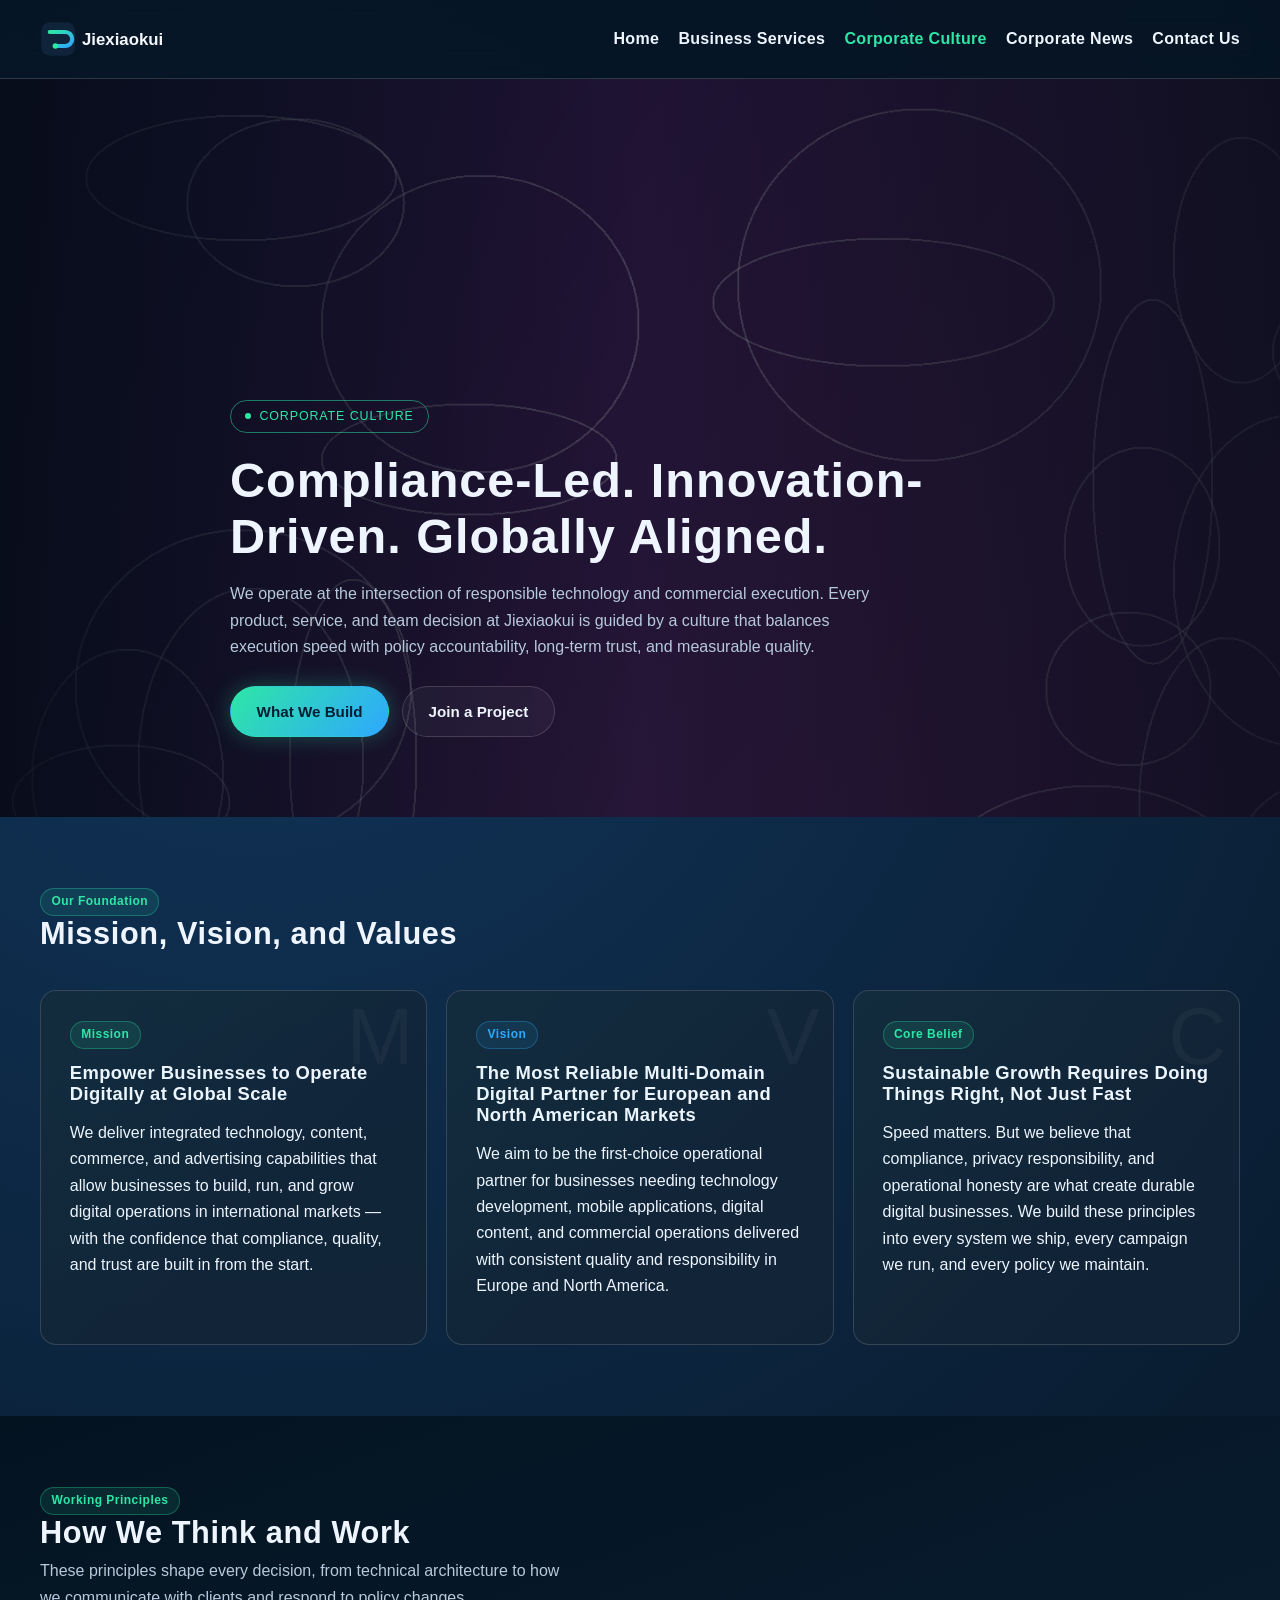
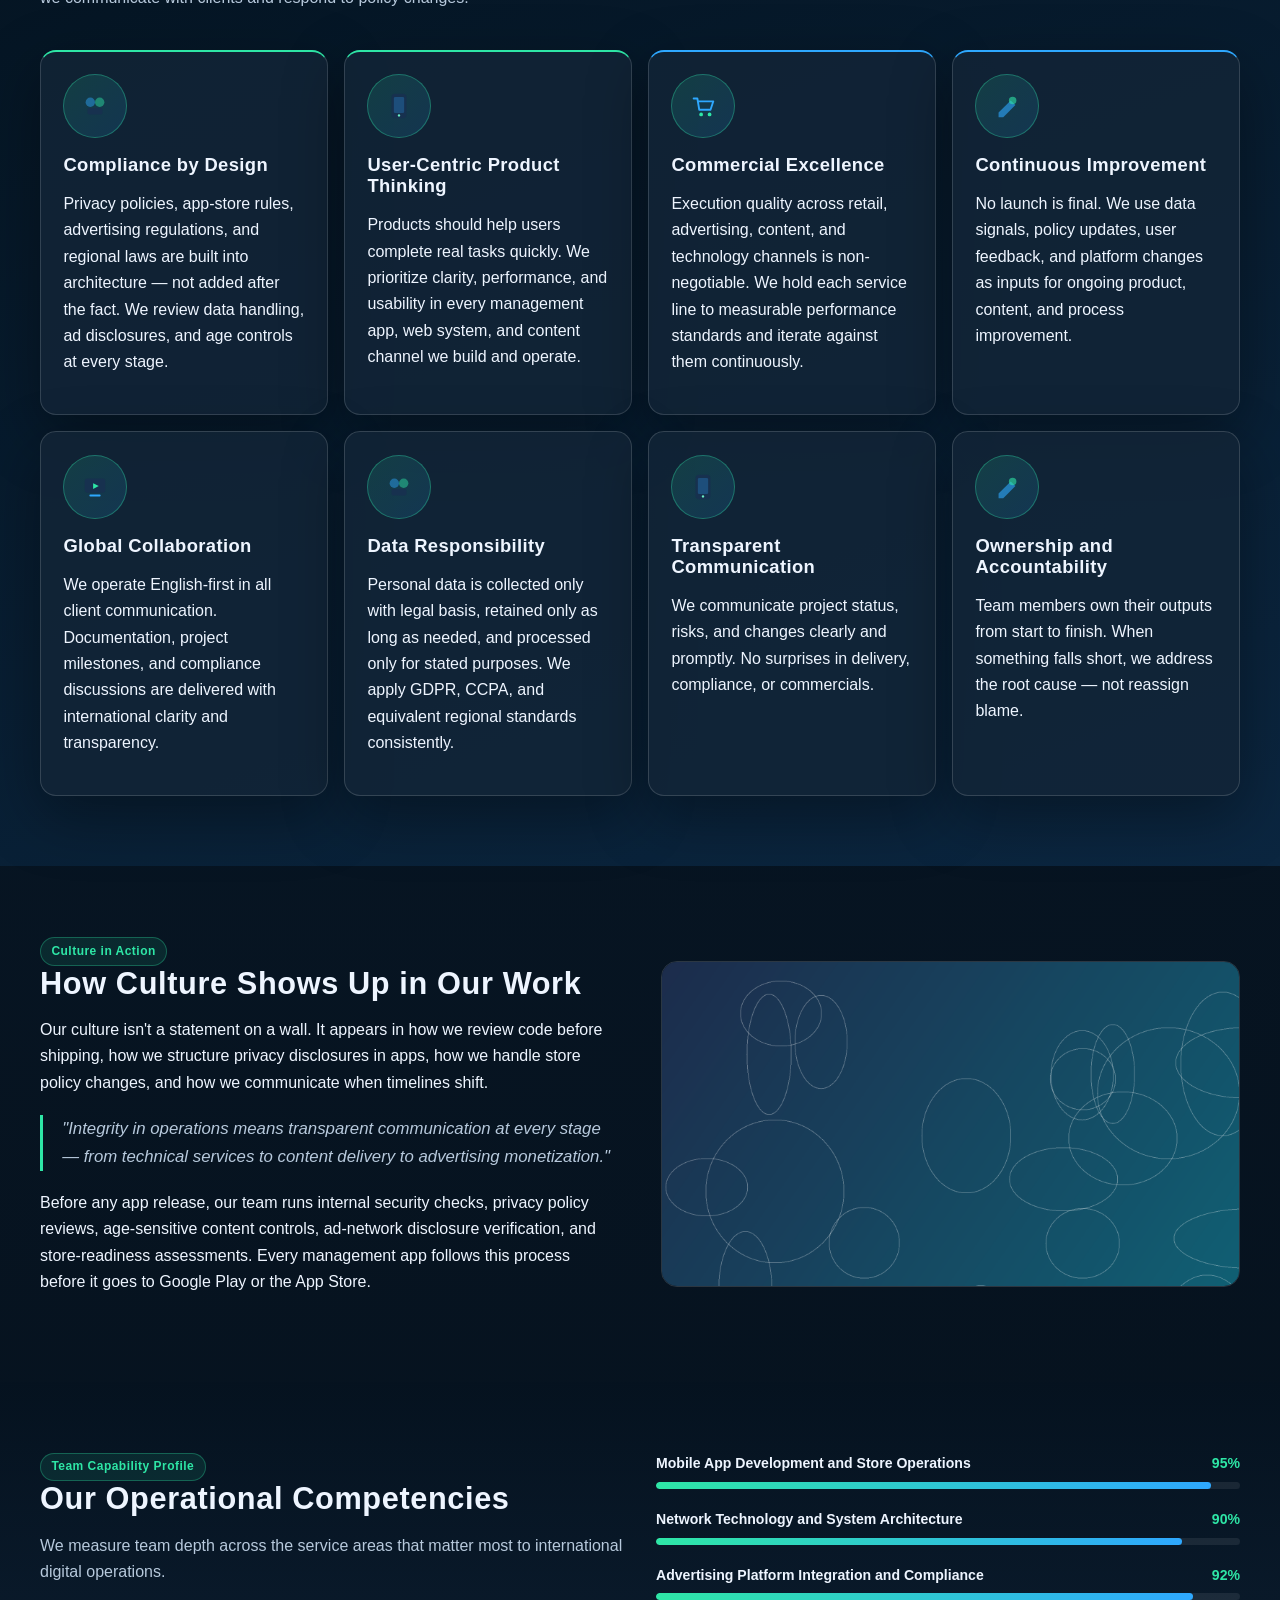
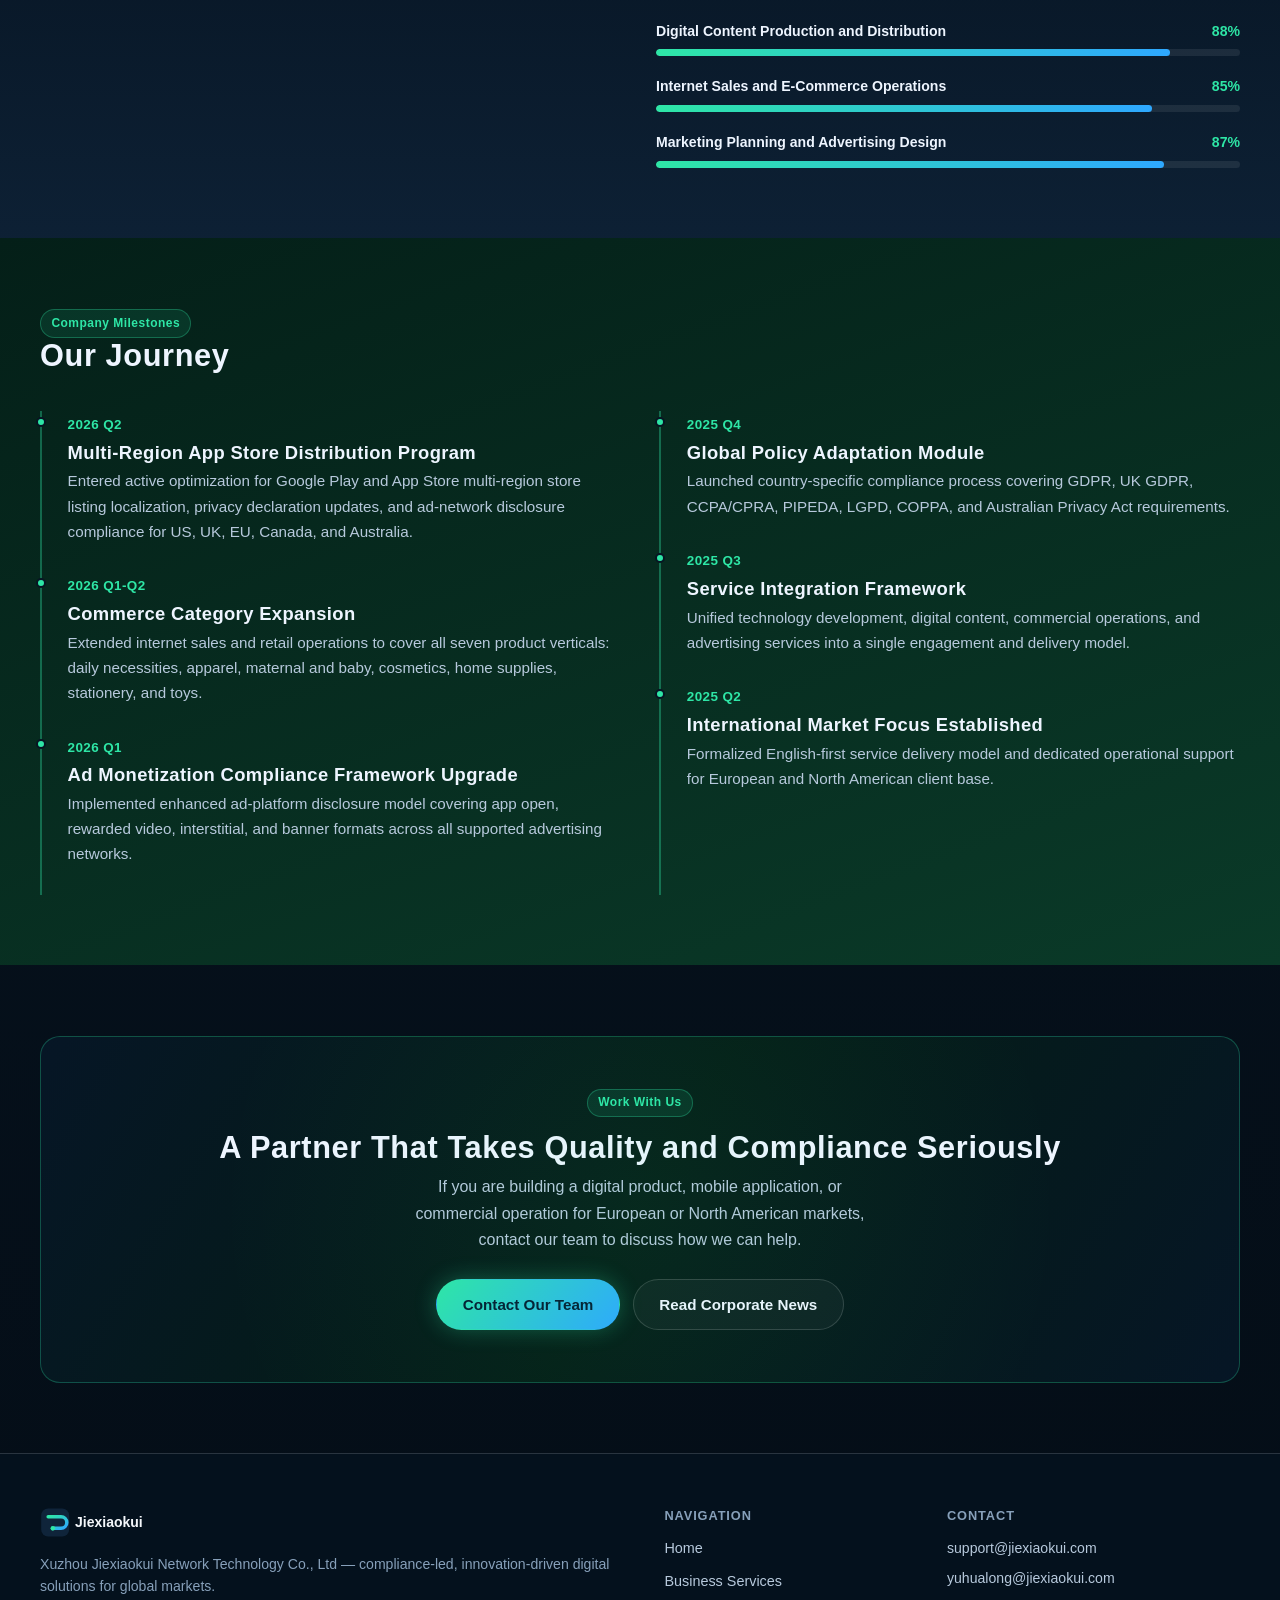
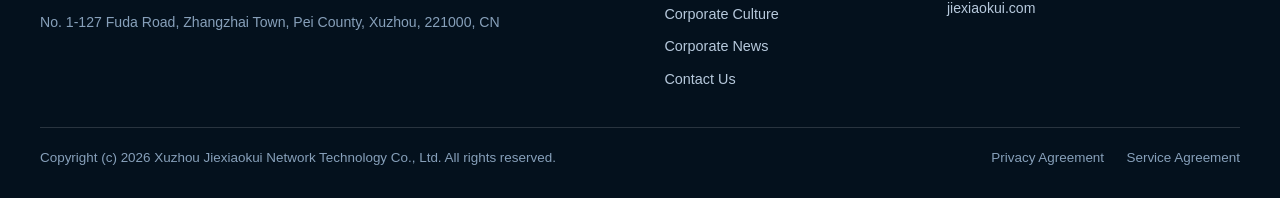
<file: culture.html>
<!DOCTYPE html>
<html lang="en">
<head>
  <meta charset="UTF-8">
  <meta http-equiv="X-UA-Compatible" content="IE=edge">
  <meta name="viewport" content="width=device-width, initial-scale=1.0">
  <title>Corporate Culture | Xuzhou Jiexiaokui Network Technology Co., Ltd</title>
  <meta name="description" content="Corporate culture of Xuzhou Jiexiaokui Network Technology: compliance-led innovation, data responsibility, global collaboration, continuous improvement, and user-first design thinking.">
  <meta name="robots" content="index, follow">
  <link rel="canonical" href="https://jiexiaokui.com/culture.html">
  <meta property="og:title" content="Corporate Culture | Jiexiaokui Network Technology">
  <meta property="og:description" content="Compliance-led, innovation-driven culture with a global focus and long-term commitment to responsible digital operations.">
  <meta property="og:url" content="https://jiexiaokui.com/culture.html">
  <meta property="og:image" content="https://jiexiaokui.com/images/culture-wave.png">
  <link rel="stylesheet" href="css/styles.css">
</head>
<body>
  <div id="scroll-progress" role="progressbar" aria-label="Page scroll progress"></div>

  <header class="site-header">
    <div class="container header-inner">
      <a class="brand" href="index.html" aria-label="Jiexiaokui Home">
        <img src="images/logo-jiexiaokui.svg" alt="Jiexiaokui Logo" width="168">
      </a>
      <button class="nav-toggle" aria-expanded="false" aria-label="Toggle navigation menu">&#9776; Menu</button>
      <nav class="site-nav" aria-label="Main navigation">
        <ul>
          <li><a href="index.html">Home</a></li>
          <li><a href="services.html">Business Services</a></li>
          <li><a class="current" href="culture.html" aria-current="page">Corporate Culture</a></li>
          <li><a href="news.html">Corporate News</a></li>
          <li><a href="contact.html">Contact Us</a></li>
        </ul>
      </nav>
    </div>
  </header>

  <main>
    <!-- ── Hero ── -->
    <section class="hero" aria-label="Corporate Culture">
      <img class="hero-bg" src="images/culture-wave.png" alt="Corporate culture abstract wave visual">
      <div class="container hero-content">
        <span class="kicker fade-in"><span class="kicker-dot"></span>Corporate Culture</span>
        <h1 class="fade-in delay-1">Compliance-Led. Innovation-Driven. Globally Aligned.</h1>
        <p class="lead fade-in delay-2">We operate at the intersection of responsible technology and commercial execution. Every product, service, and team decision at Jiexiaokui is guided by a culture that balances execution speed with policy accountability, long-term trust, and measurable quality.</p>
        <div class="actions fade-in delay-3">
          <a class="btn btn-primary" href="services.html">What We Build</a>
          <a class="btn btn-secondary" href="contact.html">Join a Project</a>
        </div>
      </div>
    </section>

    <!-- ── Mission / Vision / Values ── -->
    <section class="section">
      <div class="container">
        <div class="section-header">
          <span class="badge fade-in">Our Foundation</span>
          <h2 class="fade-in">Mission, Vision, and Values</h2>
        </div>
        <div class="grid-3">
          <div class="value-block fade-in">
            <span class="value-num">M</span>
            <span class="badge" style="margin-bottom:0.8rem">Mission</span>
            <h3>Empower Businesses to Operate Digitally at Global Scale</h3>
            <p>We deliver integrated technology, content, commerce, and advertising capabilities that allow businesses to build, run, and grow digital operations in international markets — with the confidence that compliance, quality, and trust are built in from the start.</p>
          </div>
          <div class="value-block fade-in delay-1">
            <span class="value-num">V</span>
            <span class="badge badge-blue" style="margin-bottom:0.8rem">Vision</span>
            <h3>The Most Reliable Multi-Domain Digital Partner for European and North American Markets</h3>
            <p>We aim to be the first-choice operational partner for businesses needing technology development, mobile applications, digital content, and commercial operations delivered with consistent quality and responsibility in Europe and North America.</p>
          </div>
          <div class="value-block fade-in delay-2">
            <span class="value-num">C</span>
            <span class="badge" style="margin-bottom:0.8rem">Core Belief</span>
            <h3>Sustainable Growth Requires Doing Things Right, Not Just Fast</h3>
            <p>Speed matters. But we believe that compliance, privacy responsibility, and operational honesty are what create durable digital businesses. We build these principles into every system we ship, every campaign we run, and every policy we maintain.</p>
          </div>
        </div>
      </div>
    </section>

    <!-- ── Working Principles ── -->
    <section class="section-dark">
      <div class="container">
        <div class="section-header">
          <span class="badge fade-in">Working Principles</span>
          <h2 class="fade-in">How We Think and Work</h2>
          <p class="fade-in">These principles shape every decision, from technical architecture to how we communicate with clients and respond to policy changes.</p>
        </div>
        <div class="grid-4">
          <article class="card card-accent fade-in">
            <div class="icon-ring"><img src="images/icon-consulting.svg" alt="Compliance"></div>
            <h3>Compliance by Design</h3>
            <p>Privacy policies, app-store rules, advertising regulations, and regional laws are built into architecture — not added after the fact. We review data handling, ad disclosures, and age controls at every stage.</p>
          </article>
          <article class="card card-accent fade-in delay-1">
            <div class="icon-ring"><img src="images/icon-app.svg" alt="User-centric"></div>
            <h3>User-Centric Product Thinking</h3>
            <p>Products should help users complete real tasks quickly. We prioritize clarity, performance, and usability in every management app, web system, and content channel we build and operate.</p>
          </article>
          <article class="card card-accent-blue fade-in delay-2">
            <div class="icon-ring"><img src="images/icon-commerce.svg" alt="Commercial excellence"></div>
            <h3>Commercial Excellence</h3>
            <p>Execution quality across retail, advertising, content, and technology channels is non-negotiable. We hold each service line to measurable performance standards and iterate against them continuously.</p>
          </article>
          <article class="card card-accent-blue fade-in delay-3">
            <div class="icon-ring"><img src="images/icon-design.svg" alt="Continuous improvement"></div>
            <h3>Continuous Improvement</h3>
            <p>No launch is final. We use data signals, policy updates, user feedback, and platform changes as inputs for ongoing product, content, and process improvement.</p>
          </article>
          <article class="card fade-in">
            <div class="icon-ring"><img src="images/icon-media.svg" alt="Global collaboration"></div>
            <h3>Global Collaboration</h3>
            <p>We operate English-first in all client communication. Documentation, project milestones, and compliance discussions are delivered with international clarity and transparency.</p>
          </article>
          <article class="card fade-in delay-1">
            <div class="icon-ring"><img src="images/icon-consulting.svg" alt="Data responsibility"></div>
            <h3>Data Responsibility</h3>
            <p>Personal data is collected only with legal basis, retained only as long as needed, and processed only for stated purposes. We apply GDPR, CCPA, and equivalent regional standards consistently.</p>
          </article>
          <article class="card fade-in delay-2">
            <div class="icon-ring"><img src="images/icon-app.svg" alt="Transparency"></div>
            <h3>Transparent Communication</h3>
            <p>We communicate project status, risks, and changes clearly and promptly. No surprises in delivery, compliance, or commercials.</p>
          </article>
          <article class="card fade-in delay-3">
            <div class="icon-ring"><img src="images/icon-design.svg" alt="Accountability"></div>
            <h3>Ownership and Accountability</h3>
            <p>Team members own their outputs from start to finish. When something falls short, we address the root cause — not reassign blame.</p>
          </article>
        </div>
      </div>
    </section>

    <!-- ── Culture in Action ── -->
    <section class="section">
      <div class="container">
        <div class="split">
          <div class="split-text fade-in">
            <span class="badge">Culture in Action</span>
            <h2>How Culture Shows Up in Our Work</h2>
            <p>Our culture isn't a statement on a wall. It appears in how we review code before shipping, how we structure privacy disclosures in apps, how we handle store policy changes, and how we communicate when timelines shift.</p>
            <blockquote class="pull-quote">"Integrity in operations means transparent communication at every stage — from technical services to content delivery to advertising monetization."</blockquote>
            <p>Before any app release, our team runs internal security checks, privacy policy reviews, age-sensitive content controls, ad-network disclosure verification, and store-readiness assessments. Every management app follows this process before it goes to Google Play or the App Store.</p>
          </div>
          <div class="split-img fade-in delay-1">
            <img src="images/services-grid.png" alt="Team execution and compliance process visual">
          </div>
        </div>
      </div>
    </section>

    <!-- ── Capability profile ── -->
    <section class="section alt">
      <div class="container">
        <div class="grid-2" style="gap:2rem">
          <div class="fade-in">
            <span class="badge">Team Capability Profile</span>
            <h2>Our Operational Competencies</h2>
            <p class="lead">We measure team depth across the service areas that matter most to international digital operations.</p>
          </div>
          <div class="fade-in delay-1">
            <div class="prog-list">
              <div class="prog-item">
                <label>Mobile App Development and Store Operations <span>95%</span></label>
                <div class="prog-bar"><div class="prog-fill" data-width="95%"></div></div>
              </div>
              <div class="prog-item">
                <label>Network Technology and System Architecture <span>90%</span></label>
                <div class="prog-bar"><div class="prog-fill" data-width="90%"></div></div>
              </div>
              <div class="prog-item">
                <label>Advertising Platform Integration and Compliance <span>92%</span></label>
                <div class="prog-bar"><div class="prog-fill" data-width="92%"></div></div>
              </div>
              <div class="prog-item">
                <label>Digital Content Production and Distribution <span>88%</span></label>
                <div class="prog-bar"><div class="prog-fill" data-width="88%"></div></div>
              </div>
              <div class="prog-item">
                <label>Internet Sales and E-Commerce Operations <span>85%</span></label>
                <div class="prog-bar"><div class="prog-fill" data-width="85%"></div></div>
              </div>
              <div class="prog-item">
                <label>Marketing Planning and Advertising Design <span>87%</span></label>
                <div class="prog-bar"><div class="prog-fill" data-width="87%"></div></div>
              </div>
            </div>
          </div>
        </div>
      </div>
    </section>

    <!-- ── Milestones ── -->
    <section class="section-green">
      <div class="container">
        <div class="section-header">
          <span class="badge fade-in">Company Milestones</span>
          <h2 class="fade-in">Our Journey</h2>
        </div>
        <div class="grid-2" style="gap:2.4rem">
          <div class="timeline fade-in">
            <article>
              <time datetime="2026-05">2026 Q2</time>
              <h3>Multi-Region App Store Distribution Program</h3>
              <p>Entered active optimization for Google Play and App Store multi-region store listing localization, privacy declaration updates, and ad-network disclosure compliance for US, UK, EU, Canada, and Australia.</p>
            </article>
            <article>
              <time datetime="2026-04">2026 Q1-Q2</time>
              <h3>Commerce Category Expansion</h3>
              <p>Extended internet sales and retail operations to cover all seven product verticals: daily necessities, apparel, maternal and baby, cosmetics, home supplies, stationery, and toys.</p>
            </article>
            <article>
              <time datetime="2026-03">2026 Q1</time>
              <h3>Ad Monetization Compliance Framework Upgrade</h3>
              <p>Implemented enhanced ad-platform disclosure model covering app open, rewarded video, interstitial, and banner formats across all supported advertising networks.</p>
            </article>
          </div>
          <div class="timeline fade-in delay-1">
            <article>
              <time datetime="2025-12">2025 Q4</time>
              <h3>Global Policy Adaptation Module</h3>
              <p>Launched country-specific compliance process covering GDPR, UK GDPR, CCPA/CPRA, PIPEDA, LGPD, COPPA, and Australian Privacy Act requirements.</p>
            </article>
            <article>
              <time datetime="2025-09">2025 Q3</time>
              <h3>Service Integration Framework</h3>
              <p>Unified technology development, digital content, commercial operations, and advertising services into a single engagement and delivery model.</p>
            </article>
            <article>
              <time datetime="2025-06">2025 Q2</time>
              <h3>International Market Focus Established</h3>
              <p>Formalized English-first service delivery model and dedicated operational support for European and North American client base.</p>
            </article>
          </div>
        </div>
      </div>
    </section>

    <!-- ── CTA ── -->
    <section class="section">
      <div class="container">
        <div class="cta-banner fade-in">
          <span class="badge" style="margin-bottom:0.8rem">Work With Us</span>
          <h2>A Partner That Takes Quality and Compliance Seriously</h2>
          <p>If you are building a digital product, mobile application, or commercial operation for European or North American markets, contact our team to discuss how we can help.</p>
          <div class="actions" style="justify-content:center">
            <a class="btn btn-primary" href="contact.html">Contact Our Team</a>
            <a class="btn btn-secondary" href="news.html">Read Corporate News</a>
          </div>
        </div>
      </div>
    </section>
  </main>

  <footer>
    <div class="container footer-grid">
      <div>
        <div class="footer-brand"><img src="images/logo-jiexiaokui.svg" alt="Jiexiaokui Logo" width="140"></div>
        <p class="footer-desc">Xuzhou Jiexiaokui Network Technology Co., Ltd — compliance-led, innovation-driven digital solutions for global markets.</p>
        <p class="footer-desc">No. 1-127 Fuda Road, Zhangzhai Town, Pei County, Xuzhou, 221000, CN</p>
      </div>
      <div>
        <span class="footer-col-title">Navigation</span>
        <nav class="footer-links" aria-label="Footer navigation">
          <a href="index.html">Home</a>
          <a href="services.html">Business Services</a>
          <a href="culture.html">Corporate Culture</a>
          <a href="news.html">Corporate News</a>
          <a href="contact.html">Contact Us</a>
        </nav>
      </div>
      <div>
        <span class="footer-col-title">Contact</span>
        <div class="footer-contact">
          <a href="mailto:support@jiexiaokui.com">support@jiexiaokui.com</a>
          <a href="mailto:yuhualong@jiexiaokui.com">yuhualong@jiexiaokui.com</a>
          <a href="https://jiexiaokui.com">jiexiaokui.com</a>
        </div>
      </div>
    </div>
    <div class="container footer-bottom">
      <span class="footer-copy">Copyright (c) 2026 Xuzhou Jiexiaokui Network Technology Co., Ltd. All rights reserved.</span>
      <div class="footer-legal">
        <a href="privacy-policy.html">Privacy Agreement</a>
        <a href="terms-of-service.html">Service Agreement</a>
      </div>
    </div>
  </footer>

  <script src="js/main.js" defer></script>
</body>
</html>
</file>
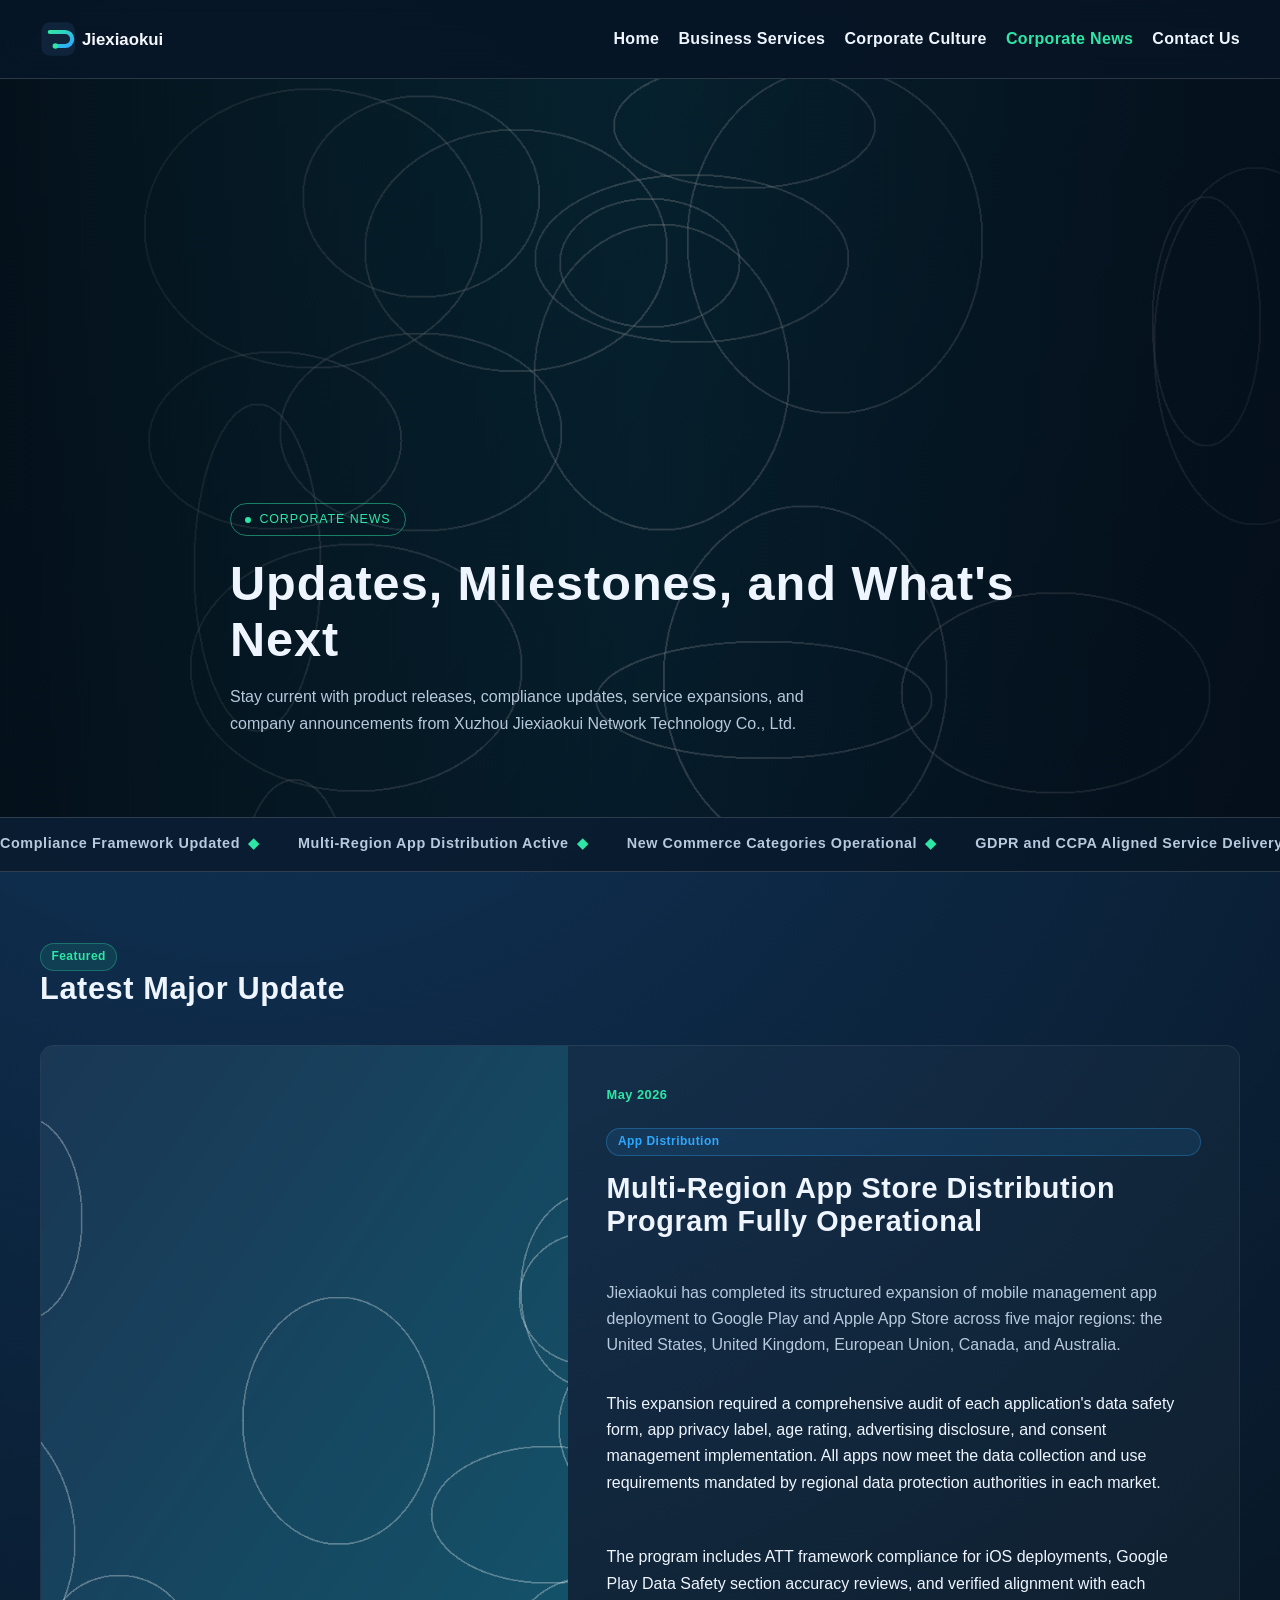
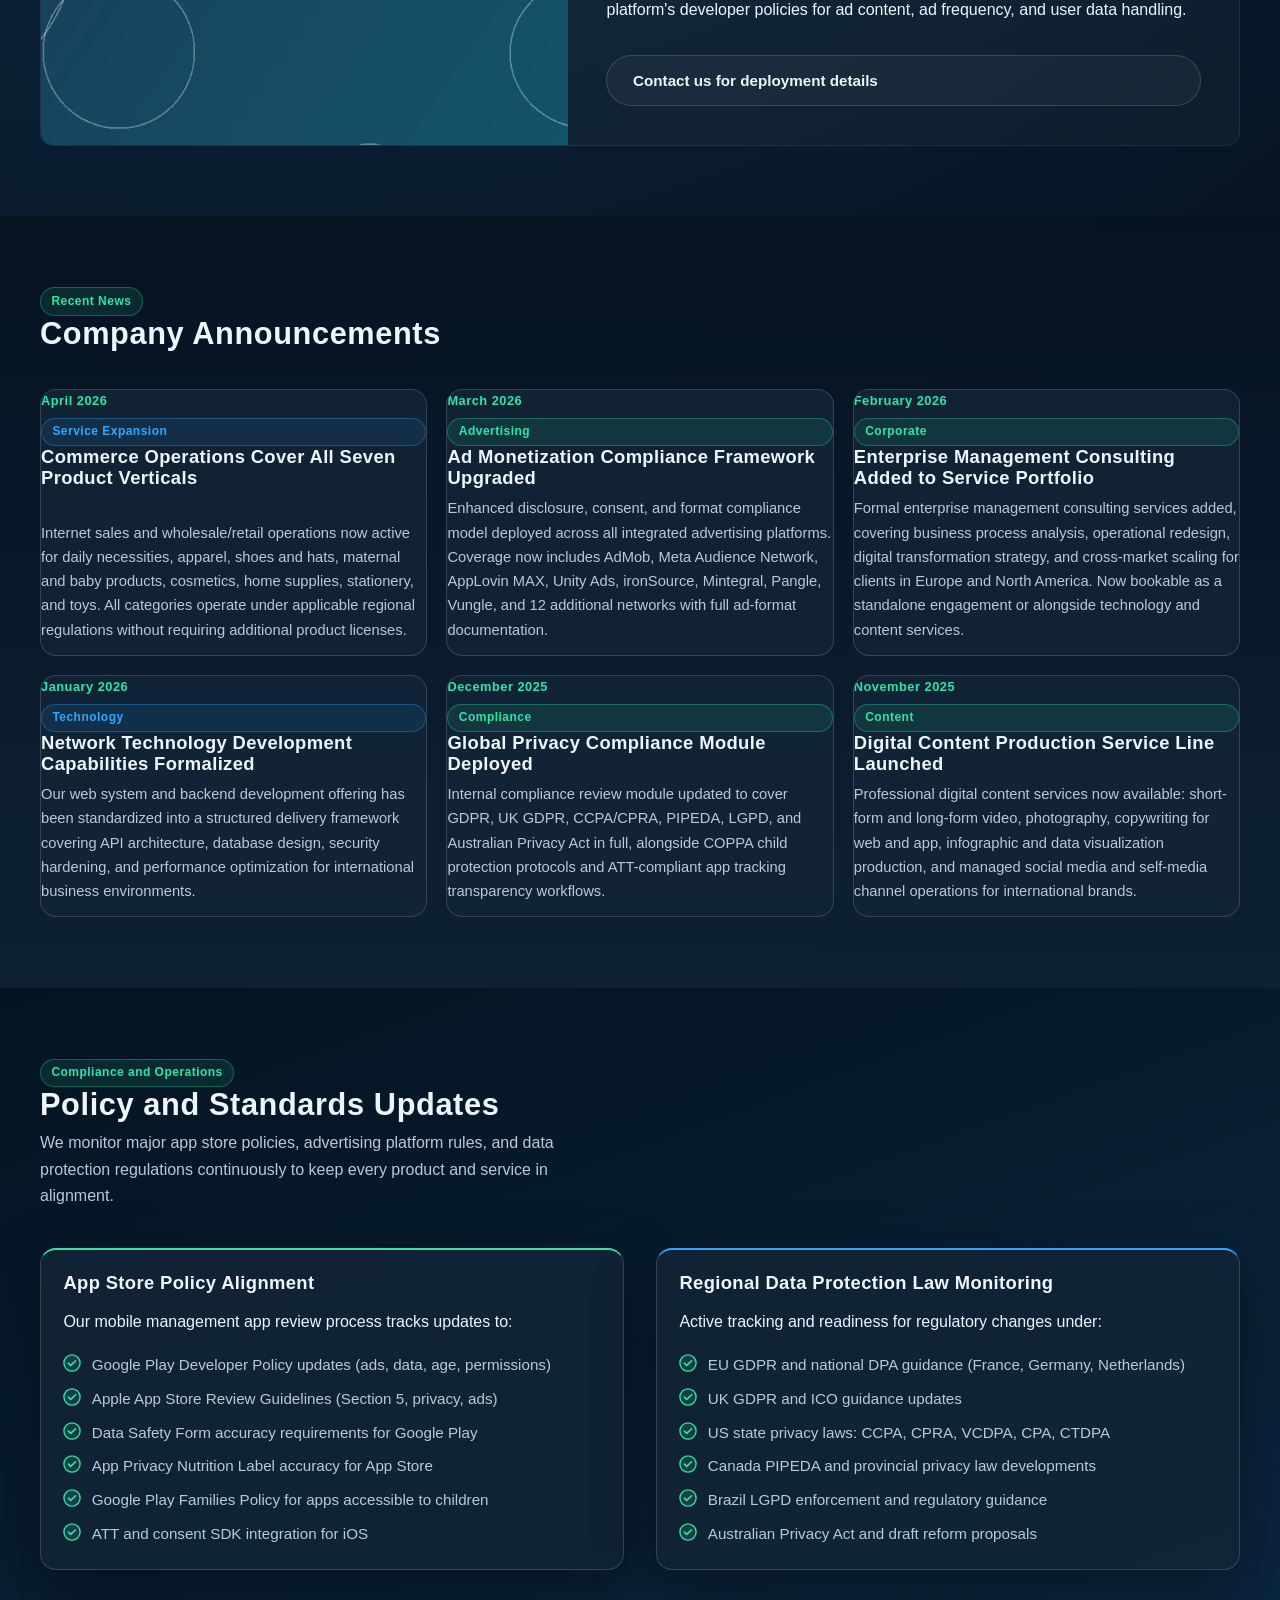
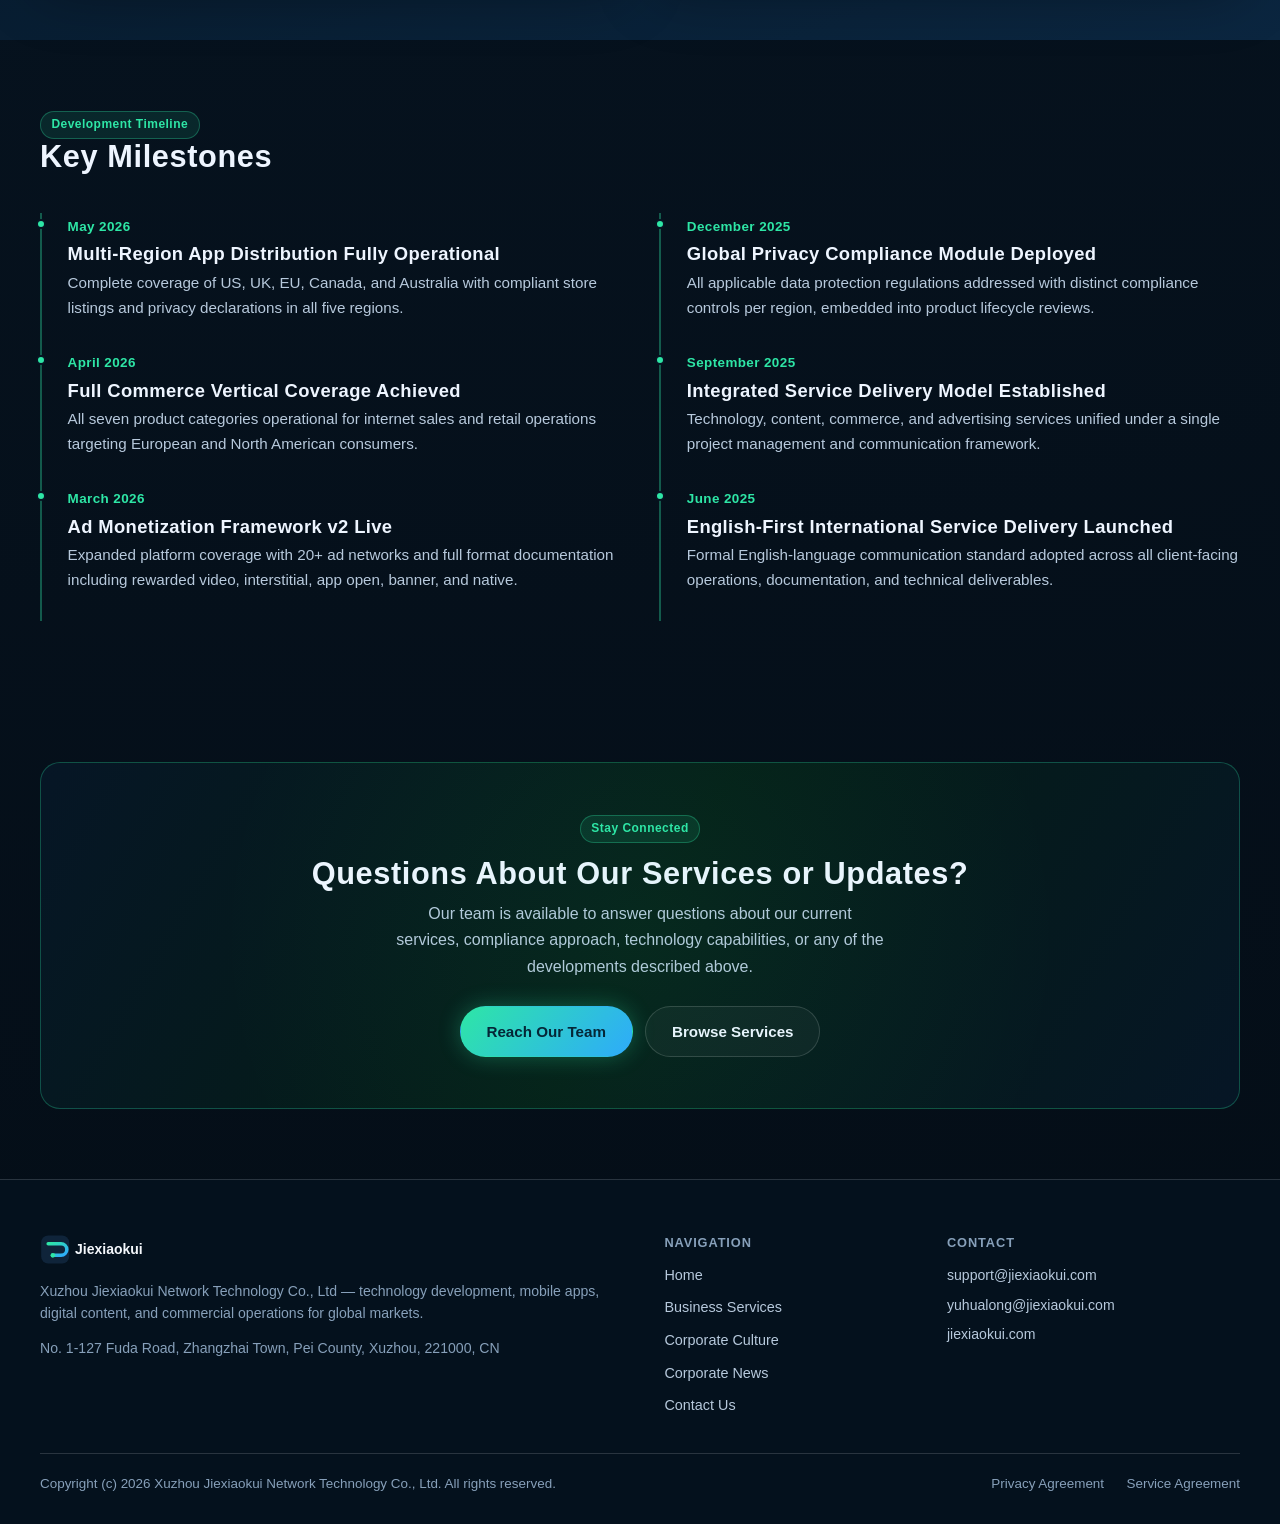
<file: news.html>
<!DOCTYPE html>
<html lang="en">
<head>
  <meta charset="UTF-8">
  <meta http-equiv="X-UA-Compatible" content="IE=edge">
  <meta name="viewport" content="width=device-width, initial-scale=1.0">
  <title>Corporate News | Xuzhou Jiexiaokui Network Technology Co., Ltd</title>
  <meta name="description" content="Latest company news, compliance updates, technology developments, and service expansions from Xuzhou Jiexiaokui Network Technology Co., Ltd.">
  <meta name="robots" content="index, follow">
  <link rel="canonical" href="https://jiexiaokui.com/news.html">
  <meta property="og:title" content="Corporate News | Jiexiaokui Network Technology">
  <meta property="og:description" content="Company announcements, compliance milestones, product releases, and market expansion updates from Jiexiaokui Network Technology.">
  <meta property="og:url" content="https://jiexiaokui.com/news.html">
  <meta property="og:image" content="https://jiexiaokui.com/images/news-motion.png">
  <link rel="stylesheet" href="css/styles.css">
</head>
<body>
  <div id="scroll-progress" role="progressbar" aria-label="Page scroll progress"></div>

  <header class="site-header">
    <div class="container header-inner">
      <a class="brand" href="index.html" aria-label="Jiexiaokui Home">
        <img src="images/logo-jiexiaokui.svg" alt="Jiexiaokui Logo" width="168">
      </a>
      <button class="nav-toggle" aria-expanded="false" aria-label="Toggle navigation menu">&#9776; Menu</button>
      <nav class="site-nav" aria-label="Main navigation">
        <ul>
          <li><a href="index.html">Home</a></li>
          <li><a href="services.html">Business Services</a></li>
          <li><a href="culture.html">Corporate Culture</a></li>
          <li><a class="current" href="news.html" aria-current="page">Corporate News</a></li>
          <li><a href="contact.html">Contact Us</a></li>
        </ul>
      </nav>
    </div>
  </header>

  <main>
    <!-- ── Hero ── -->
    <section class="hero" aria-label="Corporate News">
      <img class="hero-bg" src="images/news-motion.png" alt="Corporate news motion graphic">
      <div class="container hero-content">
        <span class="kicker fade-in"><span class="kicker-dot"></span>Corporate News</span>
        <h1 class="fade-in delay-1">Updates, Milestones, and What's Next</h1>
        <p class="lead fade-in delay-2">Stay current with product releases, compliance updates, service expansions, and company announcements from Xuzhou Jiexiaokui Network Technology Co., Ltd.</p>
      </div>
    </section>

    <!-- ── Ticker ── -->
    <div class="marquee-wrap" aria-hidden="true">
      <div class="marquee-track">
        <span class="marquee-item">Compliance Framework Updated <span class="marquee-sep">&#9670;</span></span>
        <span class="marquee-item">Multi-Region App Distribution Active <span class="marquee-sep">&#9670;</span></span>
        <span class="marquee-item">New Commerce Categories Operational <span class="marquee-sep">&#9670;</span></span>
        <span class="marquee-item">GDPR and CCPA Aligned Service Delivery <span class="marquee-sep">&#9670;</span></span>
        <span class="marquee-item">Ad Platform Integration Upgraded <span class="marquee-sep">&#9670;</span></span>
        <span class="marquee-item">Digital Content Production Services Launched <span class="marquee-sep">&#9670;</span></span>
        <span class="marquee-item">Corporate Website Live at jiexiaokui.com <span class="marquee-sep">&#9670;</span></span>
        <span class="marquee-item">English-First Client Support Operational <span class="marquee-sep">&#9670;</span></span>
        <span class="marquee-item">Enterprise Management Consulting Available <span class="marquee-sep">&#9670;</span></span>
        <span class="marquee-item">Market Marketing Planning Services Expanded <span class="marquee-sep">&#9670;</span></span>
        <span class="marquee-item">Compliance Framework Updated <span class="marquee-sep">&#9670;</span></span>
        <span class="marquee-item">Multi-Region App Distribution Active <span class="marquee-sep">&#9670;</span></span>
        <span class="marquee-item">New Commerce Categories Operational <span class="marquee-sep">&#9670;</span></span>
        <span class="marquee-item">GDPR and CCPA Aligned Service Delivery <span class="marquee-sep">&#9670;</span></span>
        <span class="marquee-item">Ad Platform Integration Upgraded <span class="marquee-sep">&#9670;</span></span>
        <span class="marquee-item">Digital Content Production Services Launched <span class="marquee-sep">&#9670;</span></span>
        <span class="marquee-item">Corporate Website Live at jiexiaokui.com <span class="marquee-sep">&#9670;</span></span>
        <span class="marquee-item">English-First Client Support Operational <span class="marquee-sep">&#9670;</span></span>
        <span class="marquee-item">Enterprise Management Consulting Available <span class="marquee-sep">&#9670;</span></span>
        <span class="marquee-item">Market Marketing Planning Services Expanded <span class="marquee-sep">&#9670;</span></span>
      </div>
    </div>

    <!-- ── Featured Article ── -->
    <section class="section">
      <div class="container">
        <div class="section-header">
          <span class="badge fade-in">Featured</span>
          <h2 class="fade-in">Latest Major Update</h2>
        </div>
        <article class="news-feature fade-in">
          <div class="news-feature-img">
            <img src="images/services-grid.png" alt="Multi-region app distribution program">
          </div>
          <div class="news-feature-body">
            <div class="news-date">May 2026</div>
            <span class="badge badge-blue">App Distribution</span>
            <h2>Multi-Region App Store Distribution Program Fully Operational</h2>
            <p class="lead">Jiexiaokui has completed its structured expansion of mobile management app deployment to Google Play and Apple App Store across five major regions: the United States, United Kingdom, European Union, Canada, and Australia.</p>
            <p>This expansion required a comprehensive audit of each application's data safety form, app privacy label, age rating, advertising disclosure, and consent management implementation. All apps now meet the data collection and use requirements mandated by regional data protection authorities in each market.</p>
            <p>The program includes ATT framework compliance for iOS deployments, Google Play Data Safety section accuracy reviews, and verified alignment with each platform's developer policies for ad content, ad frequency, and user data handling.</p>
            <a class="btn btn-secondary" href="contact.html">Contact us for deployment details</a>
          </div>
        </article>
      </div>
    </section>

    <!-- ── Latest News Grid ── -->
    <section class="section alt">
      <div class="container">
        <div class="section-header">
          <span class="badge fade-in">Recent News</span>
          <h2 class="fade-in">Company Announcements</h2>
        </div>
        <div class="grid-3">
          <article class="news-card fade-in">
            <div class="news-date">April 2026</div>
            <span class="badge badge-blue">Service Expansion</span>
            <h3>Commerce Operations Cover All Seven Product Verticals</h3>
            <p>Internet sales and wholesale/retail operations now active for daily necessities, apparel, shoes and hats, maternal and baby products, cosmetics, home supplies, stationery, and toys. All categories operate under applicable regional regulations without requiring additional product licenses.</p>
          </article>
          <article class="news-card fade-in delay-1">
            <div class="news-date">March 2026</div>
            <span class="badge">Advertising</span>
            <h3>Ad Monetization Compliance Framework Upgraded</h3>
            <p>Enhanced disclosure, consent, and format compliance model deployed across all integrated advertising platforms. Coverage now includes AdMob, Meta Audience Network, AppLovin MAX, Unity Ads, ironSource, Mintegral, Pangle, Vungle, and 12 additional networks with full ad-format documentation.</p>
          </article>
          <article class="news-card fade-in delay-2">
            <div class="news-date">February 2026</div>
            <span class="badge">Corporate</span>
            <h3>Enterprise Management Consulting Added to Service Portfolio</h3>
            <p>Formal enterprise management consulting services added, covering business process analysis, operational redesign, digital transformation strategy, and cross-market scaling for clients in Europe and North America. Now bookable as a standalone engagement or alongside technology and content services.</p>
          </article>
          <article class="news-card fade-in">
            <div class="news-date">January 2026</div>
            <span class="badge badge-blue">Technology</span>
            <h3>Network Technology Development Capabilities Formalized</h3>
            <p>Our web system and backend development offering has been standardized into a structured delivery framework covering API architecture, database design, security hardening, and performance optimization for international business environments.</p>
          </article>
          <article class="news-card fade-in delay-1">
            <div class="news-date">December 2025</div>
            <span class="badge">Compliance</span>
            <h3>Global Privacy Compliance Module Deployed</h3>
            <p>Internal compliance review module updated to cover GDPR, UK GDPR, CCPA/CPRA, PIPEDA, LGPD, and Australian Privacy Act in full, alongside COPPA child protection protocols and ATT-compliant app tracking transparency workflows.</p>
          </article>
          <article class="news-card fade-in delay-2">
            <div class="news-date">November 2025</div>
            <span class="badge">Content</span>
            <h3>Digital Content Production Service Line Launched</h3>
            <p>Professional digital content services now available: short-form and long-form video, photography, copywriting for web and app, infographic and data visualization production, and managed social media and self-media channel operations for international brands.</p>
          </article>
        </div>
      </div>
    </section>

    <!-- ── Compliance Updates ── -->
    <section class="section-dark">
      <div class="container">
        <div class="section-header">
          <span class="badge fade-in">Compliance and Operations</span>
          <h2 class="fade-in">Policy and Standards Updates</h2>
          <p class="fade-in">We monitor major app store policies, advertising platform rules, and data protection regulations continuously to keep every product and service in alignment.</p>
        </div>
        <div class="grid-2" style="gap:2rem">
          <article class="card card-accent fade-in">
            <h3>App Store Policy Alignment</h3>
            <p>Our mobile management app review process tracks updates to:</p>
            <ul class="feature-list">
              <li>Google Play Developer Policy updates (ads, data, age, permissions)</li>
              <li>Apple App Store Review Guidelines (Section 5, privacy, ads)</li>
              <li>Data Safety Form accuracy requirements for Google Play</li>
              <li>App Privacy Nutrition Label accuracy for App Store</li>
              <li>Google Play Families Policy for apps accessible to children</li>
              <li>ATT and consent SDK integration for iOS</li>
            </ul>
          </article>
          <article class="card card-accent-blue fade-in delay-1">
            <h3>Regional Data Protection Law Monitoring</h3>
            <p>Active tracking and readiness for regulatory changes under:</p>
            <ul class="feature-list">
              <li>EU GDPR and national DPA guidance (France, Germany, Netherlands)</li>
              <li>UK GDPR and ICO guidance updates</li>
              <li>US state privacy laws: CCPA, CPRA, VCDPA, CPA, CTDPA</li>
              <li>Canada PIPEDA and provincial privacy law developments</li>
              <li>Brazil LGPD enforcement and regulatory guidance</li>
              <li>Australian Privacy Act and draft reform proposals</li>
            </ul>
          </article>
        </div>
      </div>
    </section>

    <!-- ── Timeline ── -->
    <section class="section">
      <div class="container">
        <div class="section-header">
          <span class="badge fade-in">Development Timeline</span>
          <h2 class="fade-in">Key Milestones</h2>
        </div>
        <div class="grid-2" style="gap:2.4rem">
          <div class="timeline fade-in">
            <article>
              <time datetime="2026-05">May 2026</time>
              <h3>Multi-Region App Distribution Fully Operational</h3>
              <p>Complete coverage of US, UK, EU, Canada, and Australia with compliant store listings and privacy declarations in all five regions.</p>
            </article>
            <article>
              <time datetime="2026-04">April 2026</time>
              <h3>Full Commerce Vertical Coverage Achieved</h3>
              <p>All seven product categories operational for internet sales and retail operations targeting European and North American consumers.</p>
            </article>
            <article>
              <time datetime="2026-03">March 2026</time>
              <h3>Ad Monetization Framework v2 Live</h3>
              <p>Expanded platform coverage with 20+ ad networks and full format documentation including rewarded video, interstitial, app open, banner, and native.</p>
            </article>
          </div>
          <div class="timeline fade-in delay-1">
            <article>
              <time datetime="2025-12">December 2025</time>
              <h3>Global Privacy Compliance Module Deployed</h3>
              <p>All applicable data protection regulations addressed with distinct compliance controls per region, embedded into product lifecycle reviews.</p>
            </article>
            <article>
              <time datetime="2025-09">September 2025</time>
              <h3>Integrated Service Delivery Model Established</h3>
              <p>Technology, content, commerce, and advertising services unified under a single project management and communication framework.</p>
            </article>
            <article>
              <time datetime="2025-06">June 2025</time>
              <h3>English-First International Service Delivery Launched</h3>
              <p>Formal English-language communication standard adopted across all client-facing operations, documentation, and technical deliverables.</p>
            </article>
          </div>
        </div>
      </div>
    </section>

    <!-- ── CTA ── -->
    <section class="section">
      <div class="container">
        <div class="cta-banner fade-in">
          <span class="badge" style="margin-bottom:0.8rem">Stay Connected</span>
          <h2>Questions About Our Services or Updates?</h2>
          <p>Our team is available to answer questions about our current services, compliance approach, technology capabilities, or any of the developments described above.</p>
          <div class="actions" style="justify-content:center">
            <a class="btn btn-primary" href="contact.html">Reach Our Team</a>
            <a class="btn btn-secondary" href="services.html">Browse Services</a>
          </div>
        </div>
      </div>
    </section>
  </main>

  <footer>
    <div class="container footer-grid">
      <div>
        <div class="footer-brand"><img src="images/logo-jiexiaokui.svg" alt="Jiexiaokui Logo" width="140"></div>
        <p class="footer-desc">Xuzhou Jiexiaokui Network Technology Co., Ltd — technology development, mobile apps, digital content, and commercial operations for global markets.</p>
        <p class="footer-desc">No. 1-127 Fuda Road, Zhangzhai Town, Pei County, Xuzhou, 221000, CN</p>
      </div>
      <div>
        <span class="footer-col-title">Navigation</span>
        <nav class="footer-links" aria-label="Footer navigation">
          <a href="index.html">Home</a>
          <a href="services.html">Business Services</a>
          <a href="culture.html">Corporate Culture</a>
          <a href="news.html">Corporate News</a>
          <a href="contact.html">Contact Us</a>
        </nav>
      </div>
      <div>
        <span class="footer-col-title">Contact</span>
        <div class="footer-contact">
          <a href="mailto:support@jiexiaokui.com">support@jiexiaokui.com</a>
          <a href="mailto:yuhualong@jiexiaokui.com">yuhualong@jiexiaokui.com</a>
          <a href="https://jiexiaokui.com">jiexiaokui.com</a>
        </div>
      </div>
    </div>
    <div class="container footer-bottom">
      <span class="footer-copy">Copyright (c) 2026 Xuzhou Jiexiaokui Network Technology Co., Ltd. All rights reserved.</span>
      <div class="footer-legal">
        <a href="privacy-policy.html">Privacy Agreement</a>
        <a href="terms-of-service.html">Service Agreement</a>
      </div>
    </div>
  </footer>

  <script src="js/main.js" defer></script>
</body>
</html>
</file>
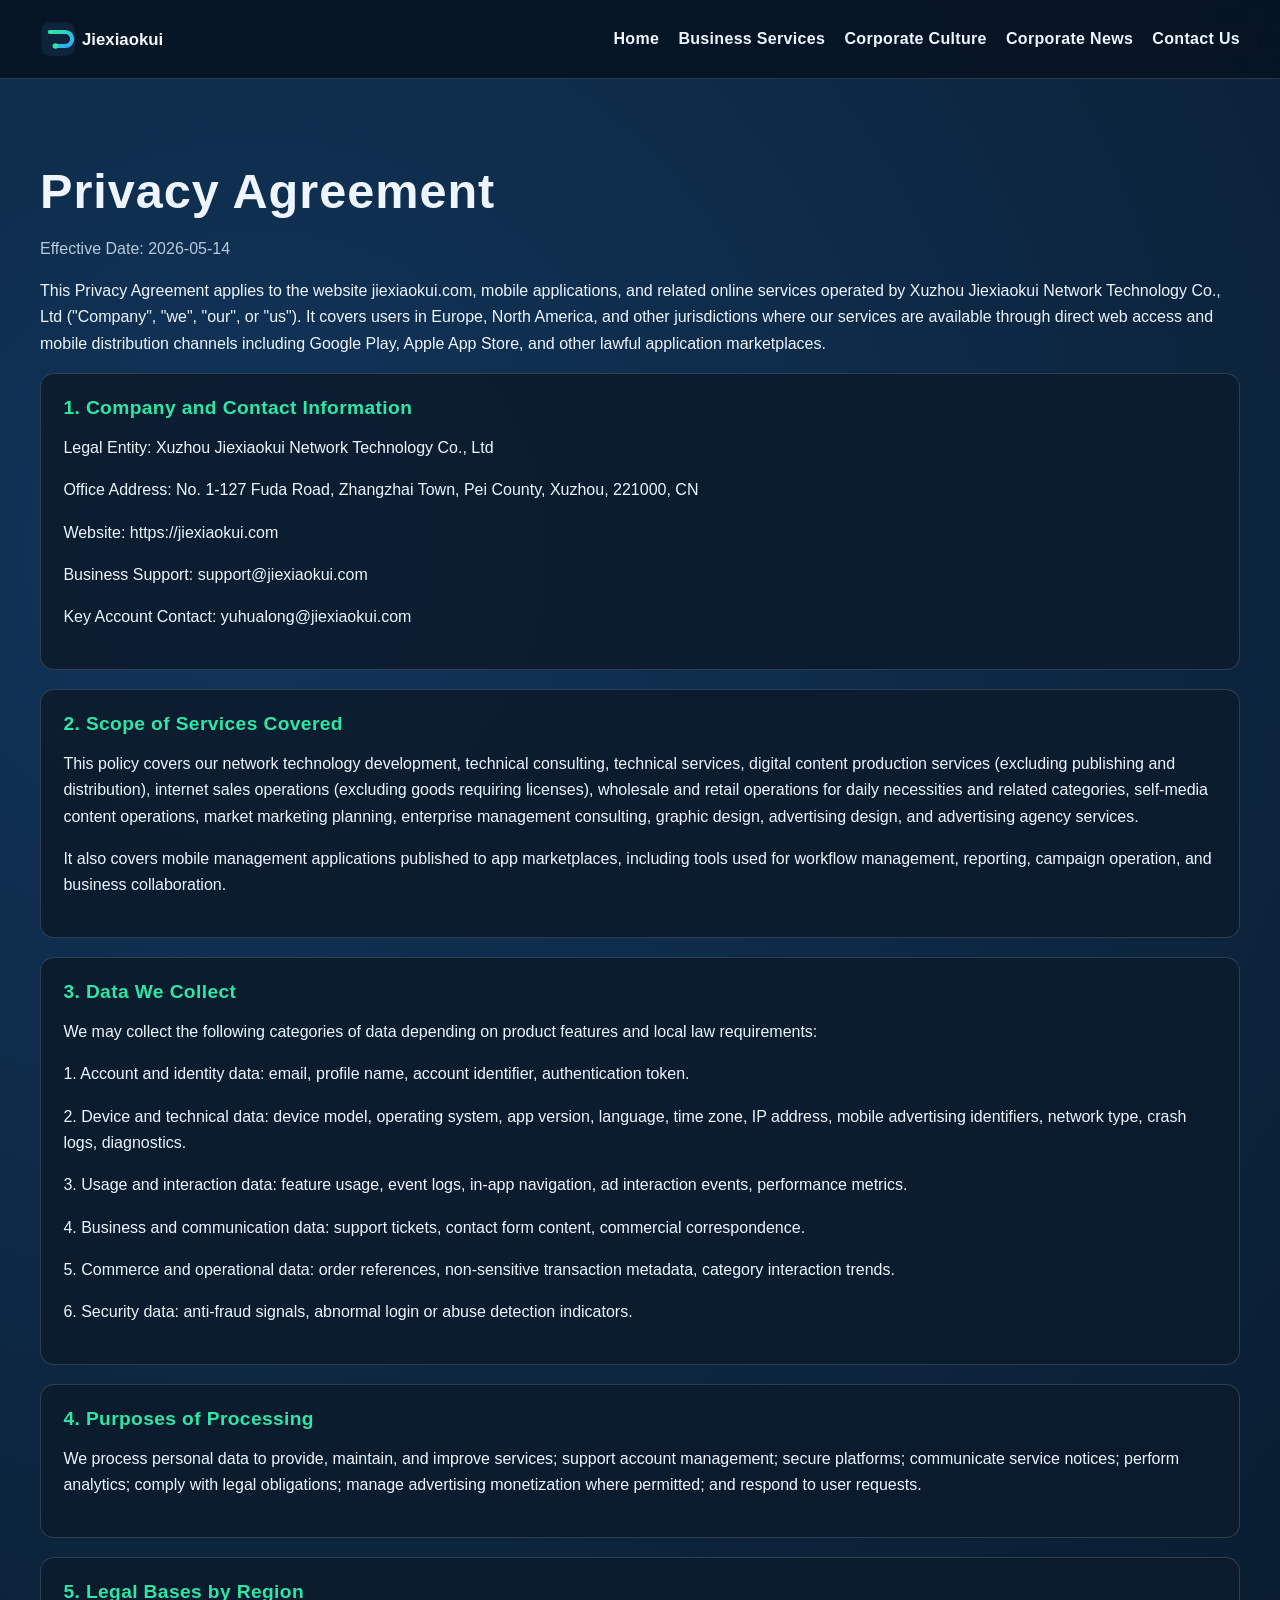
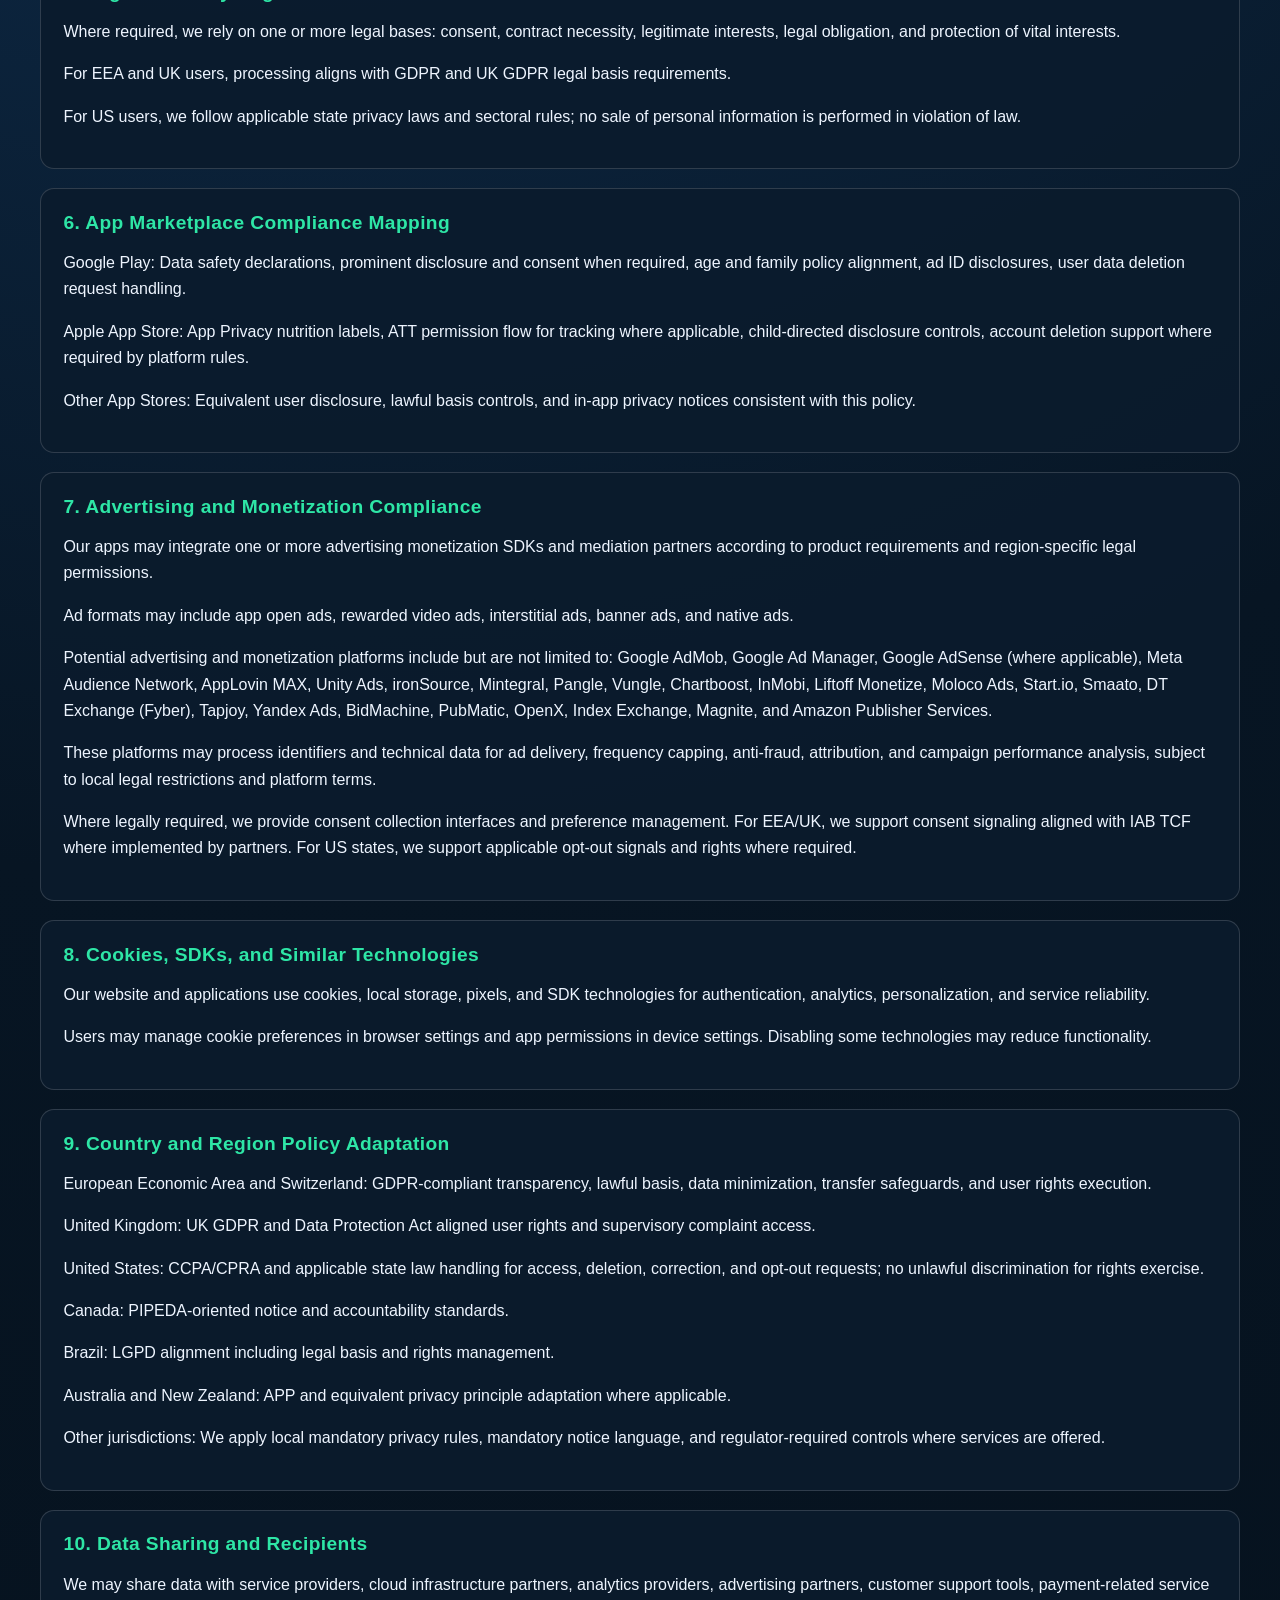
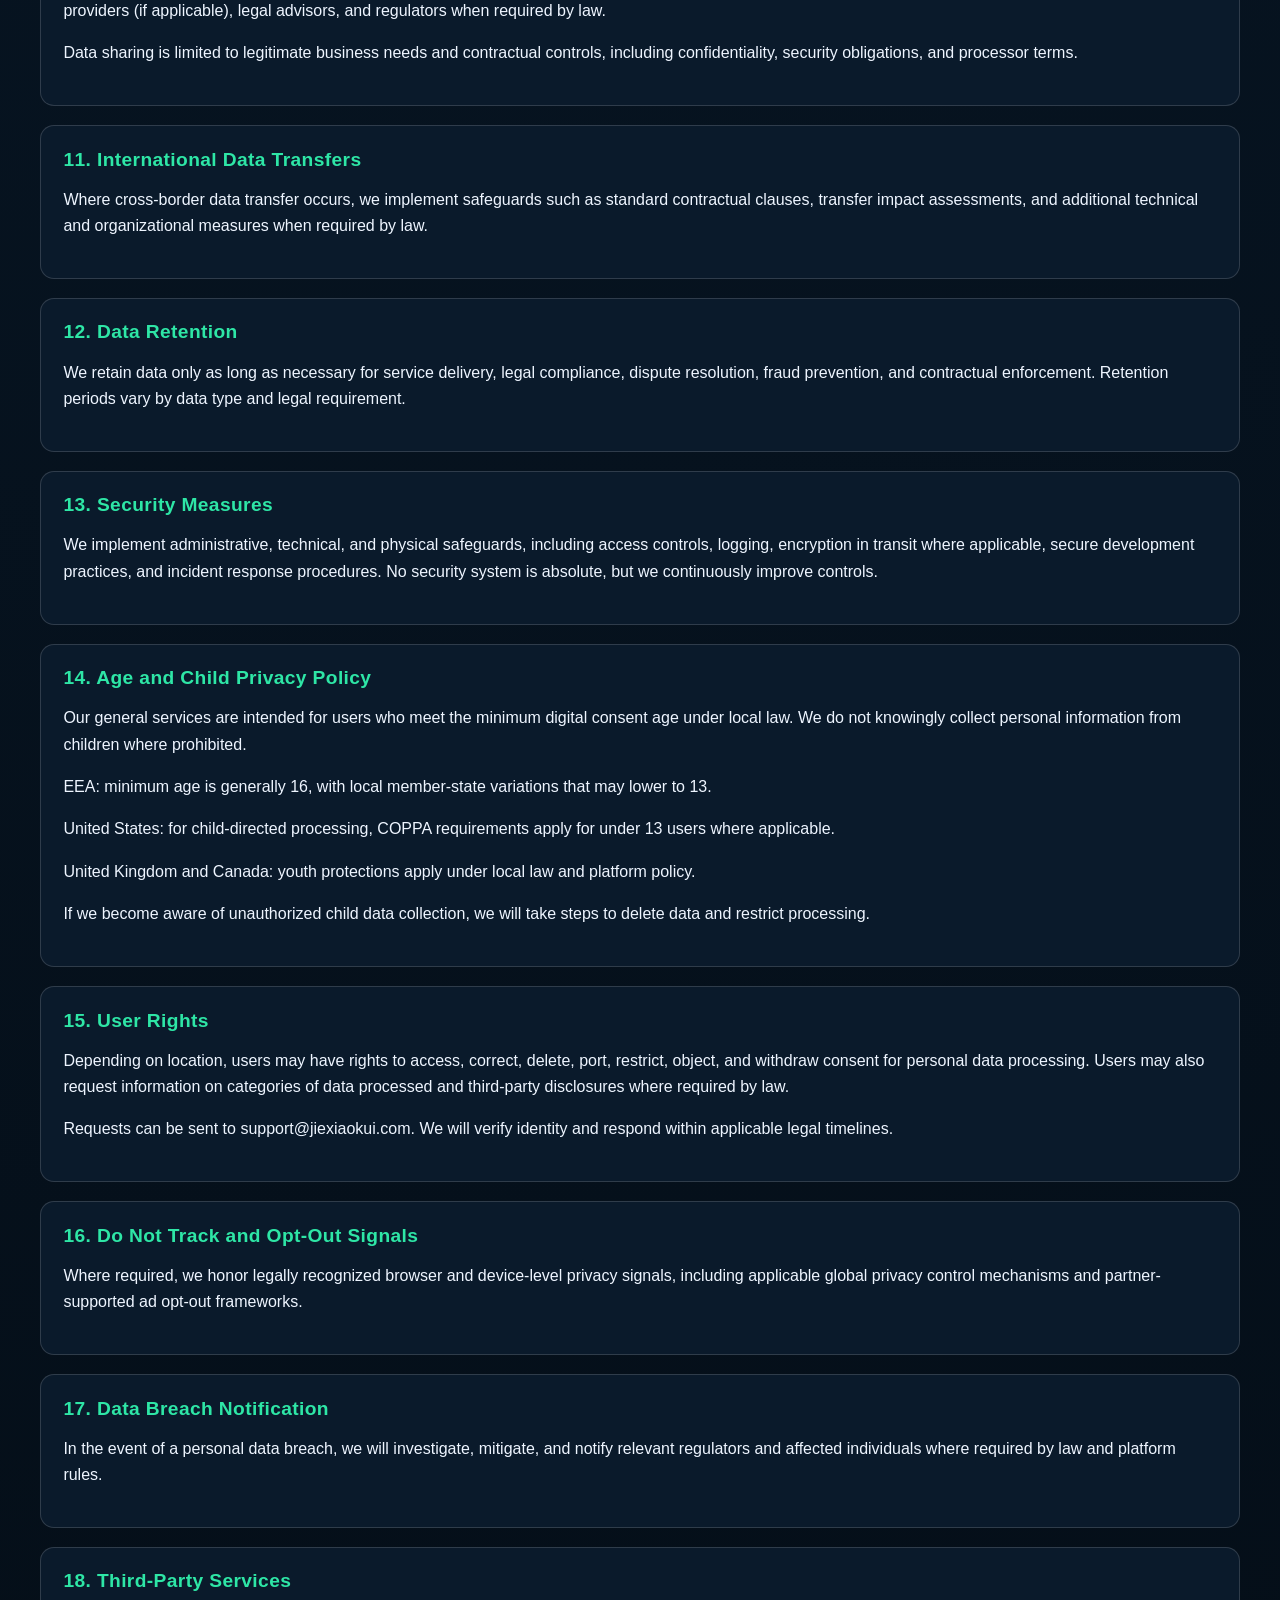
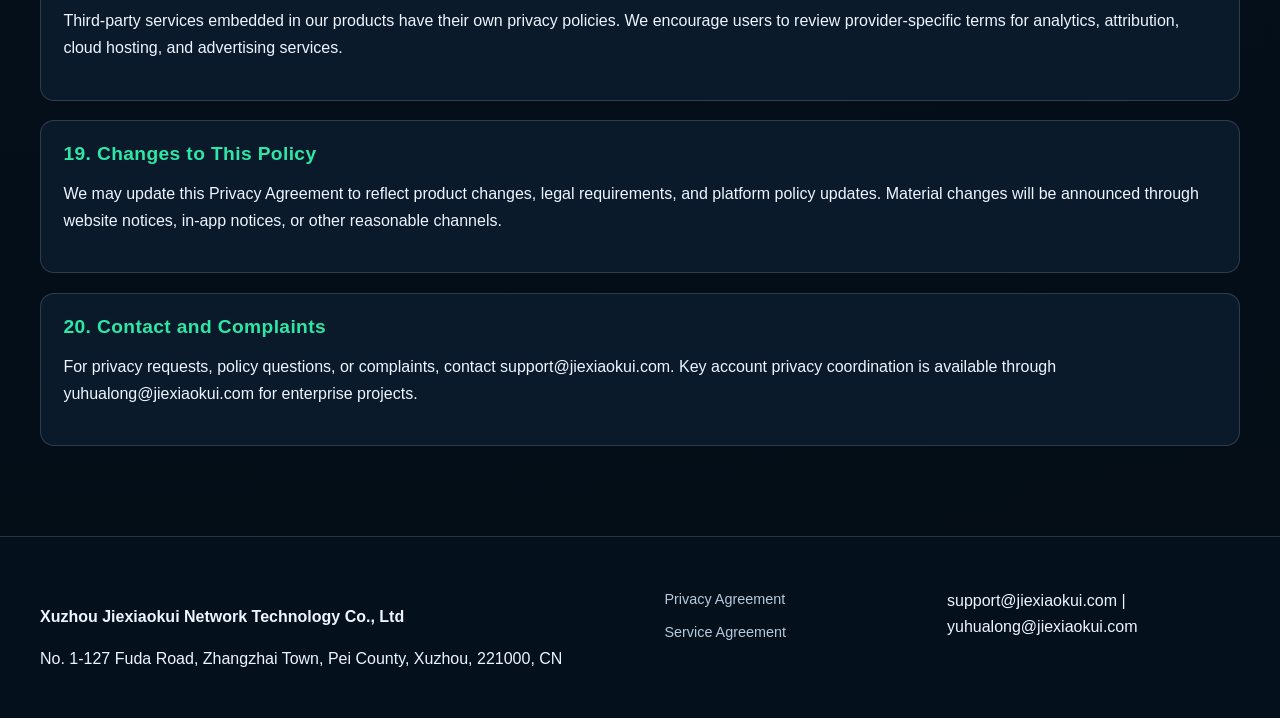
<file: privacy-policy.html>
<!DOCTYPE html>
<html lang="en">
<head>
  <meta charset="UTF-8">
  <meta http-equiv="X-UA-Compatible" content="IE=edge">
  <meta name="viewport" content="width=device-width, initial-scale=1.0">
  <title>Privacy Agreement | Xuzhou Jiexiaokui Network Technology Co., Ltd</title>
  <meta name="description" content="Comprehensive privacy agreement for website and mobile applications distributed through Google Play, Apple App Store, and other marketplaces.">
  <meta name="robots" content="index, follow">
  <link rel="canonical" href="https://jiexiaokui.com/privacy-policy.html">
  <link rel="stylesheet" href="css/styles.css">
</head>
<body>
  <header class="site-header">
    <div class="container header-inner">
      <a class="brand" href="index.html" aria-label="Jiexiaokui Home">
        <img src="images/logo-jiexiaokui.svg" alt="Jiexiaokui Logo">
      </a>
      <button class="nav-toggle" aria-expanded="false" aria-label="Toggle menu">Menu</button>
      <nav class="site-nav" aria-label="Main navigation">
        <ul>
          <li><a href="index.html">Home</a></li>
          <li><a href="services.html">Business Services</a></li>
          <li><a href="culture.html">Corporate Culture</a></li>
          <li><a href="news.html">Corporate News</a></li>
          <li><a href="contact.html">Contact Us</a></li>
        </ul>
      </nav>
    </div>
  </header>

  <main class="section">
    <div class="container">
      <h1>Privacy Agreement</h1>
      <p class="lead">Effective Date: 2026-05-14</p>
      <p>This Privacy Agreement applies to the website jiexiaokui.com, mobile applications, and related online services operated by Xuzhou Jiexiaokui Network Technology Co., Ltd ("Company", "we", "our", or "us"). It covers users in Europe, North America, and other jurisdictions where our services are available through direct web access and mobile distribution channels including Google Play, Apple App Store, and other lawful application marketplaces.</p>

      <section class="policy-box">
        <h2>1. Company and Contact Information</h2>
        <p>Legal Entity: Xuzhou Jiexiaokui Network Technology Co., Ltd</p>
        <p>Office Address: No. 1-127 Fuda Road, Zhangzhai Town, Pei County, Xuzhou, 221000, CN</p>
        <p>Website: https://jiexiaokui.com</p>
        <p>Business Support: support@jiexiaokui.com</p>
        <p>Key Account Contact: yuhualong@jiexiaokui.com</p>
      </section>

      <section class="policy-box">
        <h2>2. Scope of Services Covered</h2>
        <p>This policy covers our network technology development, technical consulting, technical services, digital content production services (excluding publishing and distribution), internet sales operations (excluding goods requiring licenses), wholesale and retail operations for daily necessities and related categories, self-media content operations, market marketing planning, enterprise management consulting, graphic design, advertising design, and advertising agency services.</p>
        <p>It also covers mobile management applications published to app marketplaces, including tools used for workflow management, reporting, campaign operation, and business collaboration.</p>
      </section>

      <section class="policy-box">
        <h2>3. Data We Collect</h2>
        <p>We may collect the following categories of data depending on product features and local law requirements:</p>
        <p>1. Account and identity data: email, profile name, account identifier, authentication token.</p>
        <p>2. Device and technical data: device model, operating system, app version, language, time zone, IP address, mobile advertising identifiers, network type, crash logs, diagnostics.</p>
        <p>3. Usage and interaction data: feature usage, event logs, in-app navigation, ad interaction events, performance metrics.</p>
        <p>4. Business and communication data: support tickets, contact form content, commercial correspondence.</p>
        <p>5. Commerce and operational data: order references, non-sensitive transaction metadata, category interaction trends.</p>
        <p>6. Security data: anti-fraud signals, abnormal login or abuse detection indicators.</p>
      </section>

      <section class="policy-box">
        <h2>4. Purposes of Processing</h2>
        <p>We process personal data to provide, maintain, and improve services; support account management; secure platforms; communicate service notices; perform analytics; comply with legal obligations; manage advertising monetization where permitted; and respond to user requests.</p>
      </section>

      <section class="policy-box">
        <h2>5. Legal Bases by Region</h2>
        <p>Where required, we rely on one or more legal bases: consent, contract necessity, legitimate interests, legal obligation, and protection of vital interests.</p>
        <p>For EEA and UK users, processing aligns with GDPR and UK GDPR legal basis requirements.</p>
        <p>For US users, we follow applicable state privacy laws and sectoral rules; no sale of personal information is performed in violation of law.</p>
      </section>

      <section class="policy-box">
        <h2>6. App Marketplace Compliance Mapping</h2>
        <p>Google Play: Data safety declarations, prominent disclosure and consent when required, age and family policy alignment, ad ID disclosures, user data deletion request handling.</p>
        <p>Apple App Store: App Privacy nutrition labels, ATT permission flow for tracking where applicable, child-directed disclosure controls, account deletion support where required by platform rules.</p>
        <p>Other App Stores: Equivalent user disclosure, lawful basis controls, and in-app privacy notices consistent with this policy.</p>
      </section>

      <section class="policy-box">
        <h2>7. Advertising and Monetization Compliance</h2>
        <p>Our apps may integrate one or more advertising monetization SDKs and mediation partners according to product requirements and region-specific legal permissions.</p>
        <p>Ad formats may include app open ads, rewarded video ads, interstitial ads, banner ads, and native ads.</p>
        <p>Potential advertising and monetization platforms include but are not limited to: Google AdMob, Google Ad Manager, Google AdSense (where applicable), Meta Audience Network, AppLovin MAX, Unity Ads, ironSource, Mintegral, Pangle, Vungle, Chartboost, InMobi, Liftoff Monetize, Moloco Ads, Start.io, Smaato, DT Exchange (Fyber), Tapjoy, Yandex Ads, BidMachine, PubMatic, OpenX, Index Exchange, Magnite, and Amazon Publisher Services.</p>
        <p>These platforms may process identifiers and technical data for ad delivery, frequency capping, anti-fraud, attribution, and campaign performance analysis, subject to local legal restrictions and platform terms.</p>
        <p>Where legally required, we provide consent collection interfaces and preference management. For EEA/UK, we support consent signaling aligned with IAB TCF where implemented by partners. For US states, we support applicable opt-out signals and rights where required.</p>
      </section>

      <section class="policy-box">
        <h2>8. Cookies, SDKs, and Similar Technologies</h2>
        <p>Our website and applications use cookies, local storage, pixels, and SDK technologies for authentication, analytics, personalization, and service reliability.</p>
        <p>Users may manage cookie preferences in browser settings and app permissions in device settings. Disabling some technologies may reduce functionality.</p>
      </section>

      <section class="policy-box">
        <h2>9. Country and Region Policy Adaptation</h2>
        <p>European Economic Area and Switzerland: GDPR-compliant transparency, lawful basis, data minimization, transfer safeguards, and user rights execution.</p>
        <p>United Kingdom: UK GDPR and Data Protection Act aligned user rights and supervisory complaint access.</p>
        <p>United States: CCPA/CPRA and applicable state law handling for access, deletion, correction, and opt-out requests; no unlawful discrimination for rights exercise.</p>
        <p>Canada: PIPEDA-oriented notice and accountability standards.</p>
        <p>Brazil: LGPD alignment including legal basis and rights management.</p>
        <p>Australia and New Zealand: APP and equivalent privacy principle adaptation where applicable.</p>
        <p>Other jurisdictions: We apply local mandatory privacy rules, mandatory notice language, and regulator-required controls where services are offered.</p>
      </section>

      <section class="policy-box">
        <h2>10. Data Sharing and Recipients</h2>
        <p>We may share data with service providers, cloud infrastructure partners, analytics providers, advertising partners, customer support tools, payment-related service providers (if applicable), legal advisors, and regulators when required by law.</p>
        <p>Data sharing is limited to legitimate business needs and contractual controls, including confidentiality, security obligations, and processor terms.</p>
      </section>

      <section class="policy-box">
        <h2>11. International Data Transfers</h2>
        <p>Where cross-border data transfer occurs, we implement safeguards such as standard contractual clauses, transfer impact assessments, and additional technical and organizational measures when required by law.</p>
      </section>

      <section class="policy-box">
        <h2>12. Data Retention</h2>
        <p>We retain data only as long as necessary for service delivery, legal compliance, dispute resolution, fraud prevention, and contractual enforcement. Retention periods vary by data type and legal requirement.</p>
      </section>

      <section class="policy-box">
        <h2>13. Security Measures</h2>
        <p>We implement administrative, technical, and physical safeguards, including access controls, logging, encryption in transit where applicable, secure development practices, and incident response procedures. No security system is absolute, but we continuously improve controls.</p>
      </section>

      <section class="policy-box">
        <h2>14. Age and Child Privacy Policy</h2>
        <p>Our general services are intended for users who meet the minimum digital consent age under local law. We do not knowingly collect personal information from children where prohibited.</p>
        <p>EEA: minimum age is generally 16, with local member-state variations that may lower to 13.</p>
        <p>United States: for child-directed processing, COPPA requirements apply for under 13 users where applicable.</p>
        <p>United Kingdom and Canada: youth protections apply under local law and platform policy.</p>
        <p>If we become aware of unauthorized child data collection, we will take steps to delete data and restrict processing.</p>
      </section>

      <section class="policy-box">
        <h2>15. User Rights</h2>
        <p>Depending on location, users may have rights to access, correct, delete, port, restrict, object, and withdraw consent for personal data processing. Users may also request information on categories of data processed and third-party disclosures where required by law.</p>
        <p>Requests can be sent to support@jiexiaokui.com. We will verify identity and respond within applicable legal timelines.</p>
      </section>

      <section class="policy-box">
        <h2>16. Do Not Track and Opt-Out Signals</h2>
        <p>Where required, we honor legally recognized browser and device-level privacy signals, including applicable global privacy control mechanisms and partner-supported ad opt-out frameworks.</p>
      </section>

      <section class="policy-box">
        <h2>17. Data Breach Notification</h2>
        <p>In the event of a personal data breach, we will investigate, mitigate, and notify relevant regulators and affected individuals where required by law and platform rules.</p>
      </section>

      <section class="policy-box">
        <h2>18. Third-Party Services</h2>
        <p>Third-party services embedded in our products have their own privacy policies. We encourage users to review provider-specific terms for analytics, attribution, cloud hosting, and advertising services.</p>
      </section>

      <section class="policy-box">
        <h2>19. Changes to This Policy</h2>
        <p>We may update this Privacy Agreement to reflect product changes, legal requirements, and platform policy updates. Material changes will be announced through website notices, in-app notices, or other reasonable channels.</p>
      </section>

      <section class="policy-box">
        <h2>20. Contact and Complaints</h2>
        <p>For privacy requests, policy questions, or complaints, contact support@jiexiaokui.com. Key account privacy coordination is available through yuhualong@jiexiaokui.com for enterprise projects.</p>
      </section>
    </div>
  </main>

  <footer>
    <div class="container footer-grid">
      <div>
        <p><strong>Xuzhou Jiexiaokui Network Technology Co., Ltd</strong></p>
        <p class="footer-note">No. 1-127 Fuda Road, Zhangzhai Town, Pei County, Xuzhou, 221000, CN</p>
      </div>
      <div class="footer-links">
        <a href="privacy-policy.html">Privacy Agreement</a>
        <a href="terms-of-service.html">Service Agreement</a>
      </div>
      <div class="footer-note">support@jiexiaokui.com | yuhualong@jiexiaokui.com</div>
    </div>
  </footer>

  <script src="js/main.js" defer></script>
</body>
</html>
</file>
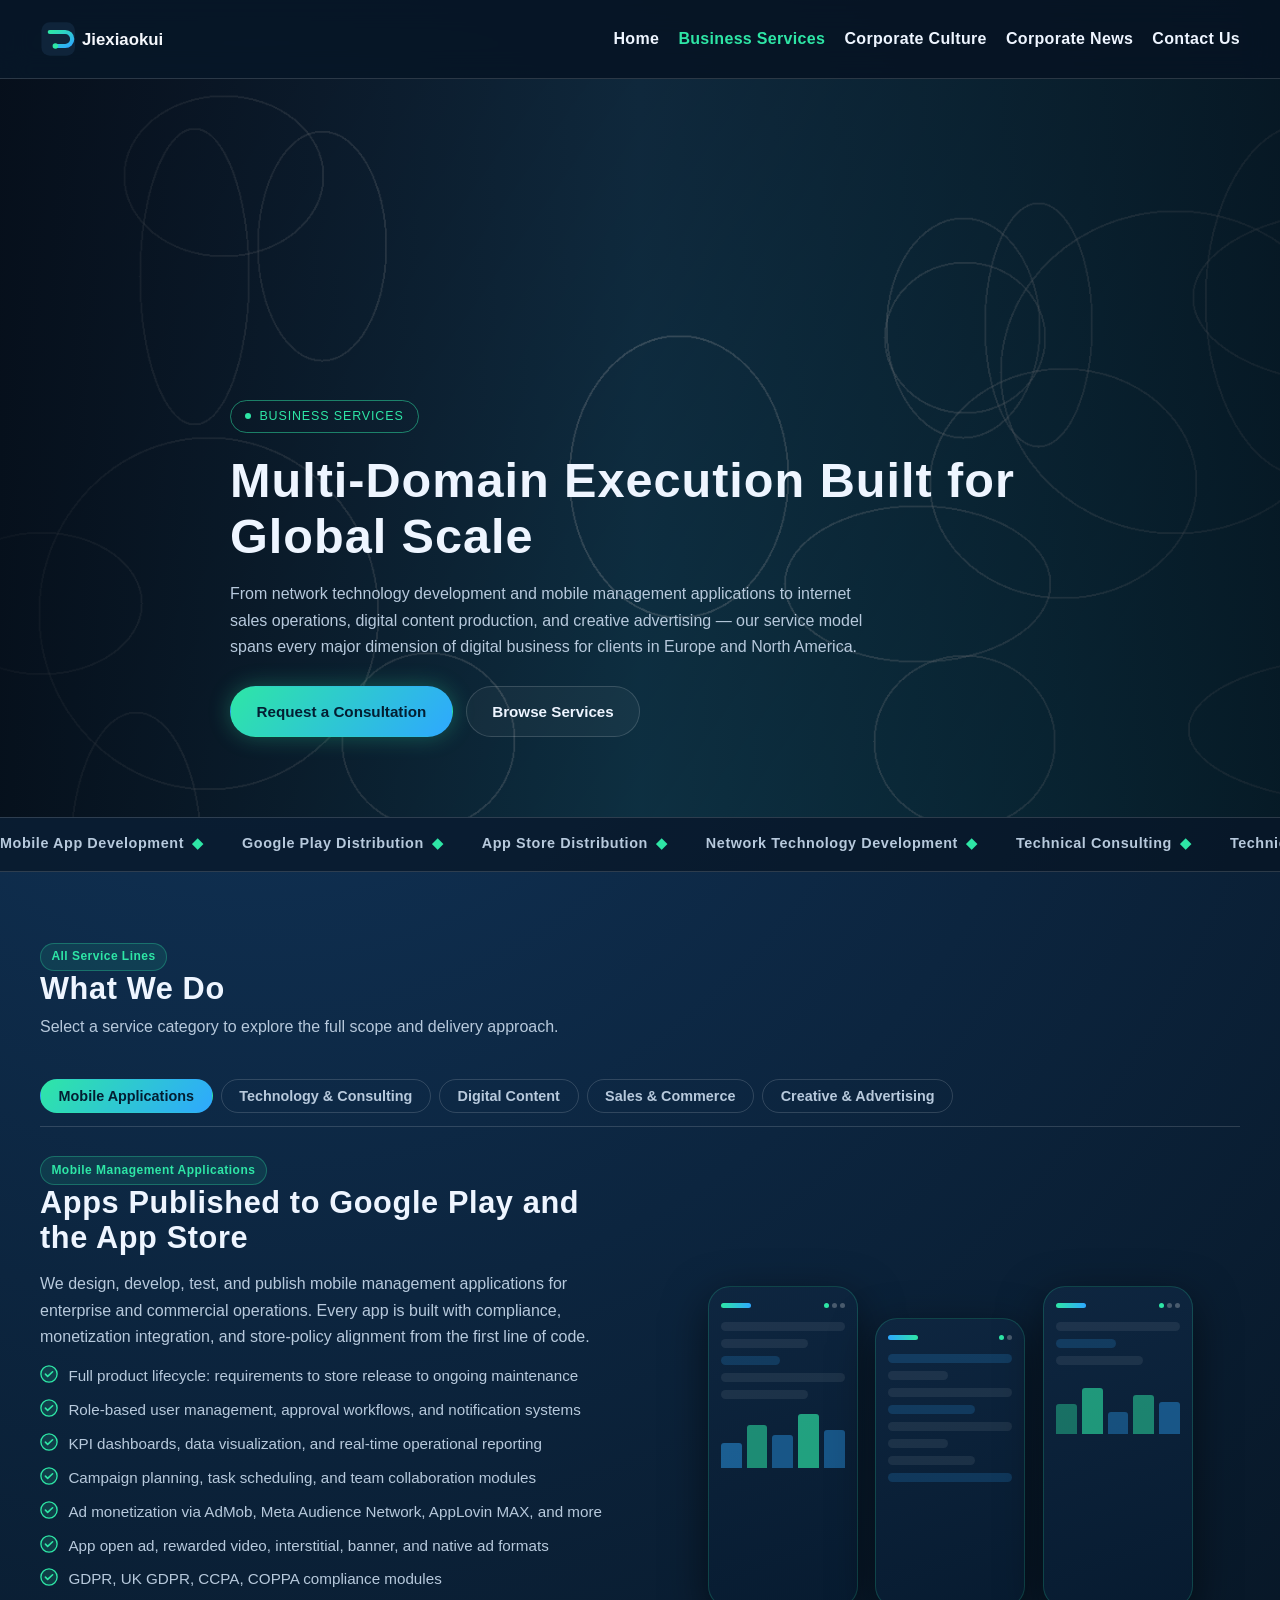
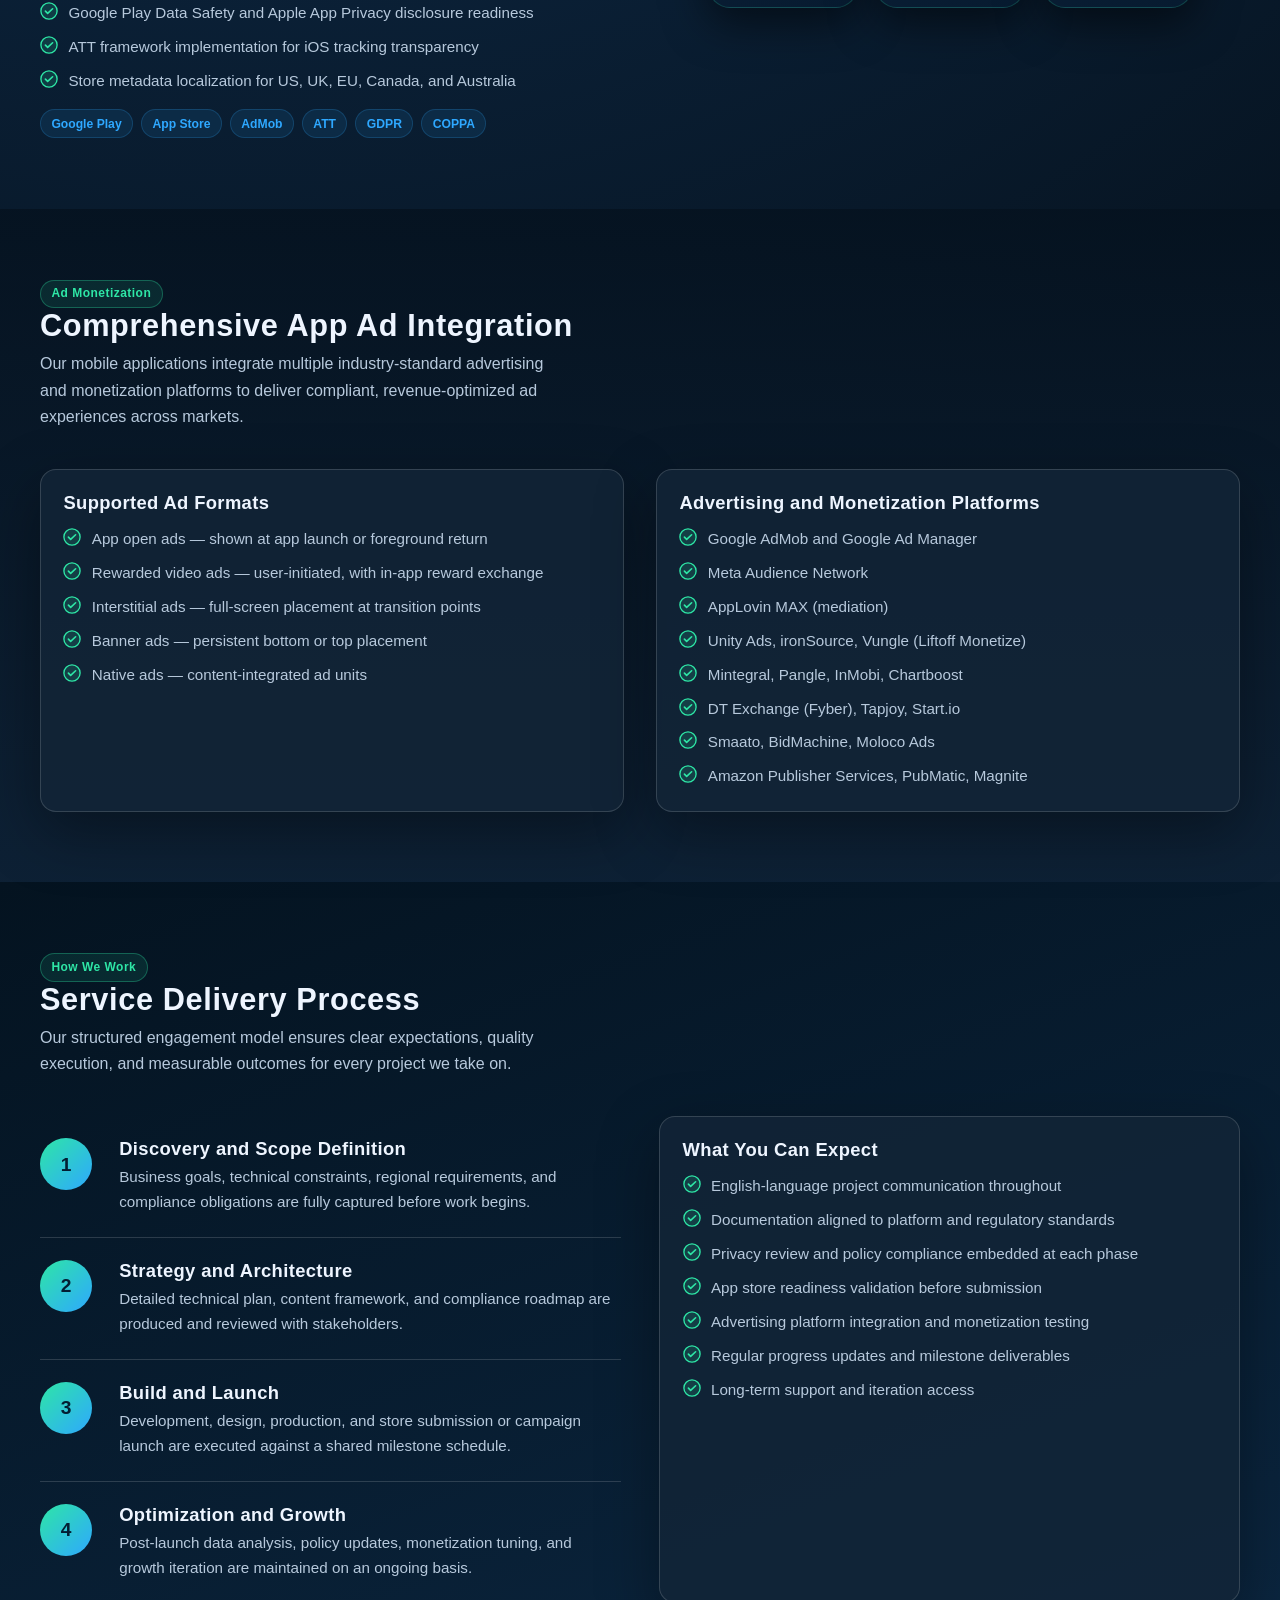
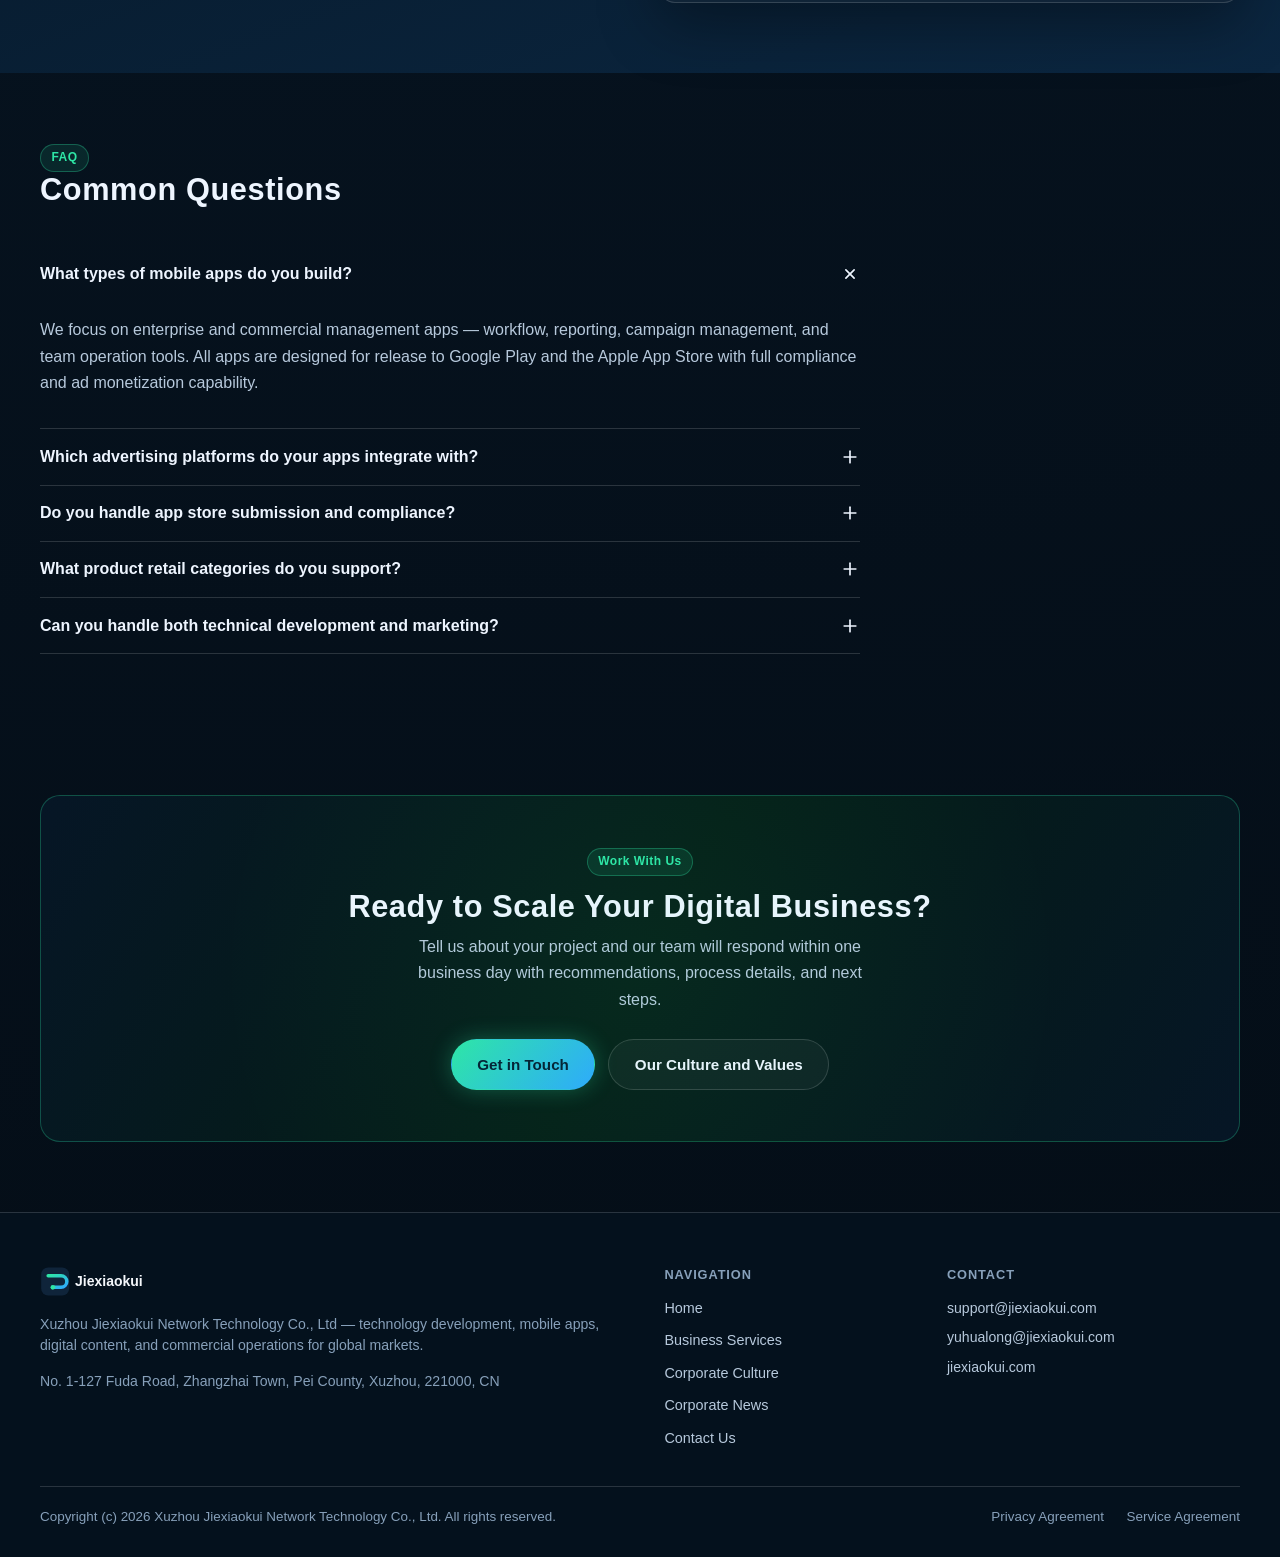
<file: services.html>
<!DOCTYPE html>
<html lang="en">
<head>
  <meta charset="UTF-8">
  <meta http-equiv="X-UA-Compatible" content="IE=edge">
  <meta name="viewport" content="width=device-width, initial-scale=1.0">
  <title>Business Services | Xuzhou Jiexiaokui Network Technology Co., Ltd</title>
  <meta name="description" content="Full service portfolio: network technology development, mobile management apps for Google Play and App Store, technical consulting, digital content production, internet sales, creative advertising, and market planning.">
  <meta name="robots" content="index, follow">
  <link rel="canonical" href="https://jiexiaokui.com/services.html">
  <meta property="og:title" content="Business Services | Jiexiaokui Network Technology">
  <meta property="og:description" content="Mobile apps, technology consulting, digital content, e-commerce, and advertising services for Europe and North America.">
  <meta property="og:url" content="https://jiexiaokui.com/services.html">
  <meta property="og:image" content="https://jiexiaokui.com/images/services-grid.png">
  <link rel="stylesheet" href="css/styles.css">
</head>
<body>
  <div id="scroll-progress" role="progressbar" aria-label="Page scroll progress"></div>

  <header class="site-header">
    <div class="container header-inner">
      <a class="brand" href="index.html" aria-label="Jiexiaokui Home">
        <img src="images/logo-jiexiaokui.svg" alt="Jiexiaokui Logo" width="168">
      </a>
      <button class="nav-toggle" aria-expanded="false" aria-label="Toggle navigation menu">&#9776; Menu</button>
      <nav class="site-nav" aria-label="Main navigation">
        <ul>
          <li><a href="index.html">Home</a></li>
          <li><a class="current" href="services.html" aria-current="page">Business Services</a></li>
          <li><a href="culture.html">Corporate Culture</a></li>
          <li><a href="news.html">Corporate News</a></li>
          <li><a href="contact.html">Contact Us</a></li>
        </ul>
      </nav>
    </div>
  </header>

  <main>
    <!-- ── Hero ── -->
    <section class="hero" aria-label="Business Services">
      <img class="hero-bg" src="images/services-grid.png" alt="Service portfolio visualization">
      <div class="container hero-content">
        <span class="kicker fade-in"><span class="kicker-dot"></span>Business Services</span>
        <h1 class="fade-in delay-1">Multi-Domain Execution Built for Global Scale</h1>
        <p class="lead fade-in delay-2">From network technology development and mobile management applications to internet sales operations, digital content production, and creative advertising — our service model spans every major dimension of digital business for clients in Europe and North America.</p>
        <div class="actions fade-in delay-3">
          <a class="btn btn-primary" href="contact.html">Request a Consultation</a>
          <a class="btn btn-secondary" href="#service-tabs">Browse Services</a>
        </div>
      </div>
    </section>

    <!-- ── Service Overview Marquee ── -->
    <div class="marquee-wrap" aria-hidden="true">
      <div class="marquee-track">
        <span class="marquee-item">Mobile App Development <span class="marquee-sep">&#9670;</span></span>
        <span class="marquee-item">Google Play Distribution <span class="marquee-sep">&#9670;</span></span>
        <span class="marquee-item">App Store Distribution <span class="marquee-sep">&#9670;</span></span>
        <span class="marquee-item">Network Technology Development <span class="marquee-sep">&#9670;</span></span>
        <span class="marquee-item">Technical Consulting <span class="marquee-sep">&#9670;</span></span>
        <span class="marquee-item">Technical Services <span class="marquee-sep">&#9670;</span></span>
        <span class="marquee-item">Digital Content Production <span class="marquee-sep">&#9670;</span></span>
        <span class="marquee-item">Internet Sales Operations <span class="marquee-sep">&#9670;</span></span>
        <span class="marquee-item">Wholesale and Retail <span class="marquee-sep">&#9670;</span></span>
        <span class="marquee-item">Advertising Design and Agency <span class="marquee-sep">&#9670;</span></span>
        <span class="marquee-item">Enterprise Management Consulting <span class="marquee-sep">&#9670;</span></span>
        <span class="marquee-item">Market Marketing Planning <span class="marquee-sep">&#9670;</span></span>
        <span class="marquee-item">Mobile App Development <span class="marquee-sep">&#9670;</span></span>
        <span class="marquee-item">Google Play Distribution <span class="marquee-sep">&#9670;</span></span>
        <span class="marquee-item">App Store Distribution <span class="marquee-sep">&#9670;</span></span>
        <span class="marquee-item">Network Technology Development <span class="marquee-sep">&#9670;</span></span>
        <span class="marquee-item">Technical Consulting <span class="marquee-sep">&#9670;</span></span>
        <span class="marquee-item">Technical Services <span class="marquee-sep">&#9670;</span></span>
        <span class="marquee-item">Digital Content Production <span class="marquee-sep">&#9670;</span></span>
        <span class="marquee-item">Internet Sales Operations <span class="marquee-sep">&#9670;</span></span>
      </div>
    </div>

    <!-- ── Service Tabs ── -->
    <section class="section" id="service-tabs">
      <div class="container" data-tabs>
        <div class="section-header">
          <span class="badge fade-in">All Service Lines</span>
          <h2 class="fade-in">What We Do</h2>
          <p class="fade-in">Select a service category to explore the full scope and delivery approach.</p>
        </div>
        <div class="tabs-nav fade-in">
          <button class="tab-btn active" data-tab="apps">Mobile Applications</button>
          <button class="tab-btn" data-tab="tech">Technology &amp; Consulting</button>
          <button class="tab-btn" data-tab="content">Digital Content</button>
          <button class="tab-btn" data-tab="commerce">Sales &amp; Commerce</button>
          <button class="tab-btn" data-tab="creative">Creative &amp; Advertising</button>
        </div>

        <!-- Tab: Apps -->
        <div class="tab-panel active" data-panel="apps">
          <div class="split">
            <div class="split-text fade-in">
              <span class="badge">Mobile Management Applications</span>
              <h2>Apps Published to Google Play and the App Store</h2>
              <p class="lead">We design, develop, test, and publish mobile management applications for enterprise and commercial operations. Every app is built with compliance, monetization integration, and store-policy alignment from the first line of code.</p>
              <ul class="feature-list">
                <li>Full product lifecycle: requirements to store release to ongoing maintenance</li>
                <li>Role-based user management, approval workflows, and notification systems</li>
                <li>KPI dashboards, data visualization, and real-time operational reporting</li>
                <li>Campaign planning, task scheduling, and team collaboration modules</li>
                <li>Ad monetization via AdMob, Meta Audience Network, AppLovin MAX, and more</li>
                <li>App open ad, rewarded video, interstitial, banner, and native ad formats</li>
                <li>GDPR, UK GDPR, CCPA, COPPA compliance modules</li>
                <li>Google Play Data Safety and Apple App Privacy disclosure readiness</li>
                <li>ATT framework implementation for iOS tracking transparency</li>
                <li>Store metadata localization for US, UK, EU, Canada, and Australia</li>
              </ul>
              <div class="tag-strip">
                <span class="tag">Google Play</span>
                <span class="tag">App Store</span>
                <span class="tag">AdMob</span>
                <span class="tag">ATT</span>
                <span class="tag">GDPR</span>
                <span class="tag">COPPA</span>
              </div>
            </div>
            <div class="split-img fade-in delay-1">
              <div class="app-mockup">
                <div class="app-screen">
                  <div class="app-screen-topbar"><div class="app-screen-dot"></div><div class="app-screen-status"><span></span><span></span><span></span></div></div>
                  <div class="app-screen-row wide"></div>
                  <div class="app-screen-row mid"></div>
                  <div class="app-screen-row short accent"></div>
                  <div class="app-screen-row wide"></div>
                  <div class="app-screen-row mid"></div>
                  <div class="app-screen-chart">
                    <div class="chart-bar" style="height:45%;background:rgba(46,168,255,0.45)"></div>
                    <div class="chart-bar" style="height:80%;background:rgba(46,230,166,0.55)"></div>
                    <div class="chart-bar" style="height:60%;background:rgba(46,168,255,0.4)"></div>
                    <div class="chart-bar" style="height:100%;background:rgba(46,230,166,0.65)"></div>
                    <div class="chart-bar" style="height:70%;background:rgba(46,168,255,0.4)"></div>
                  </div>
                </div>
                <div class="app-screen" style="margin-top:2rem">
                  <div class="app-screen-topbar"><div class="app-screen-dot" style="background:linear-gradient(90deg,#2ea8ff,#2ee6a6)"></div><div class="app-screen-status"><span></span><span></span></div></div>
                  <div class="app-screen-row wide accent"></div>
                  <div class="app-screen-row short"></div>
                  <div class="app-screen-row wide"></div>
                  <div class="app-screen-row mid accent"></div>
                  <div class="app-screen-row wide"></div>
                  <div class="app-screen-row short"></div>
                  <div class="app-screen-row mid"></div>
                  <div class="app-screen-row wide accent"></div>
                </div>
                <div class="app-screen">
                  <div class="app-screen-topbar"><div class="app-screen-dot"></div><div class="app-screen-status"><span></span><span></span><span></span></div></div>
                  <div class="app-screen-row wide"></div>
                  <div class="app-screen-row short accent"></div>
                  <div class="app-screen-row mid"></div>
                  <div class="app-screen-chart">
                    <div class="chart-bar" style="height:55%;background:rgba(46,230,166,0.4)"></div>
                    <div class="chart-bar" style="height:85%;background:rgba(46,230,166,0.6)"></div>
                    <div class="chart-bar" style="height:40%;background:rgba(46,168,255,0.35)"></div>
                    <div class="chart-bar" style="height:72%;background:rgba(46,230,166,0.5)"></div>
                    <div class="chart-bar" style="height:58%;background:rgba(46,168,255,0.4)"></div>
                  </div>
                </div>
              </div>
            </div>
          </div>
        </div>

        <!-- Tab: Tech -->
        <div class="tab-panel" data-panel="tech">
          <div class="grid-2" style="gap:2rem">
            <article class="card card-accent fade-in">
              <div class="icon-ring"><img src="images/icon-consulting.svg" alt="Network technology development"></div>
              <h3>Network Technology Development</h3>
              <p>End-to-end development of web systems, APIs, data pipelines, and backend platforms tailored to international business environments. We deliver robust, scalable architectures aligned with security and performance standards.</p>
              <ul class="feature-list">
                <li>Web application and backend system development</li>
                <li>RESTful API design and third-party integration</li>
                <li>Database architecture and performance optimization</li>
                <li>Security hardening and access control implementation</li>
              </ul>
            </article>
            <article class="card card-accent fade-in delay-1">
              <div class="icon-ring"><img src="images/icon-consulting.svg" alt="Technical consulting"></div>
              <h3>Technical Consulting &amp; Technical Services</h3>
              <p>Structured technology advisory services for businesses evaluating platforms, planning system migrations, or requiring expert guidance on technical roadmaps, vendor selection, and compliance architecture.</p>
              <ul class="feature-list">
                <li>Technology landscape assessment and roadmap planning</li>
                <li>Platform selection and vendor evaluation</li>
                <li>Architecture review and risk analysis</li>
                <li>Compliance review for app store and regulatory requirements</li>
              </ul>
            </article>
            <article class="card card-accent-blue fade-in">
              <div class="icon-ring"><img src="images/icon-consulting.svg" alt="Enterprise management consulting"></div>
              <h3>Enterprise Management Consulting</h3>
              <p>Business process improvement, organizational capability review, and operational design for companies scaling across Europe and North America.</p>
              <ul class="feature-list">
                <li>Operational workflow analysis and redesign</li>
                <li>Cross-market scaling strategy</li>
                <li>KPI framework design and monitoring</li>
                <li>Digital transformation advisory</li>
              </ul>
            </article>
            <article class="card card-accent-blue fade-in delay-1">
              <div class="icon-ring"><img src="images/icon-app.svg" alt="Technology services delivery"></div>
              <h3>Technical Service Delivery</h3>
              <p>Ongoing technical support, system maintenance, update management, and performance monitoring for digital products and web-based operations.</p>
              <ul class="feature-list">
                <li>Continuous system monitoring and incident response</li>
                <li>Version upgrade and dependency management</li>
                <li>Performance tuning and caching optimization</li>
                <li>Documentation and knowledge transfer</li>
              </ul>
            </article>
          </div>
        </div>

        <!-- Tab: Content -->
        <div class="tab-panel" data-panel="content">
          <div class="split">
            <div class="split-img fade-in">
              <img src="images/culture-wave.png" alt="Digital content production visual">
            </div>
            <div class="split-text fade-in delay-1">
              <span class="badge">Digital Content</span>
              <h3>Digital Content Production Services</h3>
              <p>We produce digital content across formats and platforms for brand-building, audience growth, and commercial conversion — covering all content types excluding publishing and distribution.</p>
              <ul class="feature-list">
                <li>Short-form and long-form video production</li>
                <li>Photography and product image production</li>
                <li>Copywriting for web, app, and campaign use</li>
                <li>Infographics, data visualization, and presentation assets</li>
                <li>Social media channel operation and growth programs</li>
                <li>Self-media account management and monetization support</li>
                <li>Influencer brief and content brief development</li>
                <li>Multi-format content adaptation for EU and NA platforms</li>
              </ul>
              <div class="tag-strip">
                <span class="tag">Video</span><span class="tag">Copy</span><span class="tag">Social Media</span>
                <span class="tag">Self-Media</span><span class="tag">Visual Assets</span>
              </div>
            </div>
          </div>
        </div>

        <!-- Tab: Commerce -->
        <div class="tab-panel" data-panel="commerce">
          <div class="section-header">
            <span class="badge badge-blue">Commerce Operations</span>
            <h3>Internet Sales and Retail Category Operations</h3>
            <p>Internet sales services (excluding goods requiring licenses), wholesale and retail operation support, and category-level merchandising execution across consumer verticals.</p>
          </div>
          <div class="grid-4">
            <article class="card fade-in">
              <h3>Daily Necessities</h3>
              <p>Household and personal care product operations, storefront management, and channel coordination for wholesale and retail.</p>
            </article>
            <article class="card fade-in delay-1">
              <h3>Apparel, Shoes &amp; Hats</h3>
              <p>Listing optimization, seasonal inventory communication, size/variant management, and campaign execution for fashion verticals.</p>
            </article>
            <article class="card fade-in delay-2">
              <h3>Maternal &amp; Baby Products</h3>
              <p>Content compliance review, safety messaging, conversion funnel design, and trust-building for regulated categories.</p>
            </article>
            <article class="card fade-in delay-3">
              <h3>Cosmetics</h3>
              <p>Visual product presentation, influencer collaboration briefing, and performance landing page structures for beauty brands.</p>
            </article>
            <article class="card fade-in">
              <h3>Home Supplies</h3>
              <p>SKU architecture, promotional planning, customer messaging, and cross-platform retail coordination.</p>
            </article>
            <article class="card fade-in delay-1">
              <h3>Stationery</h3>
              <p>B2C retail content, back-to-school and seasonal offer execution, and category page optimization.</p>
            </article>
            <article class="card fade-in delay-2">
              <h3>Toys</h3>
              <p>Age-appropriate category compliance, demand response programs, and regional campaign adaptation.</p>
            </article>
            <article class="card fade-in delay-3">
              <h3>Integrated Retail Analytics</h3>
              <p>Cross-category sales performance, conversion benchmarking, and strategic review to drive retail growth.</p>
            </article>
          </div>
        </div>

        <!-- Tab: Creative -->
        <div class="tab-panel" data-panel="creative">
          <div class="grid-2" style="gap:2rem">
            <article class="card card-accent fade-in">
              <div class="icon-ring"><img src="images/icon-design.svg" alt="Graphic design"></div>
              <h3>Graphic Design</h3>
              <p>Brand identity, marketing collateral, product visuals, and digital asset creation designed for performance in European and North American markets.</p>
              <ul class="feature-list">
                <li>Logo and visual identity systems</li>
                <li>Marketing collateral and print-ready assets</li>
                <li>Product packaging design concepts</li>
                <li>Social media template and asset libraries</li>
              </ul>
            </article>
            <article class="card card-accent fade-in delay-1">
              <div class="icon-ring"><img src="images/icon-media.svg" alt="Advertising design"></div>
              <h3>Advertising Design &amp; Agency Services</h3>
              <p>Full-service advertising design and agency offering covering campaign creative, media planning, and performance advertising for digital channels.</p>
              <ul class="feature-list">
                <li>Display, video, and native ad creative production</li>
                <li>Google Ads and Meta campaign creative services</li>
                <li>In-app ad creative for AdMob and partner networks</li>
                <li>A/B testing asset production and iteration support</li>
              </ul>
            </article>
            <article class="card card-accent-blue fade-in">
              <div class="icon-ring"><img src="images/icon-media.svg" alt="Market marketing planning"></div>
              <h3>Market Marketing Planning</h3>
              <p>Structured marketing strategy and execution planning for entering or growing in EU and NA markets.</p>
              <ul class="feature-list">
                <li>Go-to-market planning and launch roadmaps</li>
                <li>Competitor analysis and positioning strategy</li>
                <li>Campaign calendar and budget allocation planning</li>
                <li>Cross-channel performance attribution setup</li>
              </ul>
            </article>
            <article class="card card-accent-blue fade-in delay-1">
              <div class="icon-ring"><img src="images/icon-media.svg" alt="Self-media operations"></div>
              <h3>Self-Media Content Operations</h3>
              <p>Managed social media and content channel operations for brand awareness, audience growth, and community engagement in international markets.</p>
              <ul class="feature-list">
                <li>Channel strategy and editorial calendar planning</li>
                <li>Regular content production and publication</li>
                <li>Audience engagement and growth tracking</li>
                <li>Monetization and sponsorship advisory</li>
              </ul>
            </article>
          </div>
        </div>
      </div>
    </section>

    <!-- ── Ad Monetization Platforms ── -->
    <section class="section alt">
      <div class="container">
        <div class="section-header">
          <span class="badge fade-in">Ad Monetization</span>
          <h2 class="fade-in">Comprehensive App Ad Integration</h2>
          <p class="fade-in">Our mobile applications integrate multiple industry-standard advertising and monetization platforms to deliver compliant, revenue-optimized ad experiences across markets.</p>
        </div>
        <div class="grid-2" style="gap:2rem">
          <div class="card fade-in">
            <h3>Supported Ad Formats</h3>
            <ul class="feature-list">
              <li>App open ads — shown at app launch or foreground return</li>
              <li>Rewarded video ads — user-initiated, with in-app reward exchange</li>
              <li>Interstitial ads — full-screen placement at transition points</li>
              <li>Banner ads — persistent bottom or top placement</li>
              <li>Native ads — content-integrated ad units</li>
            </ul>
          </div>
          <div class="card fade-in delay-1">
            <h3>Advertising and Monetization Platforms</h3>
            <ul class="feature-list">
              <li>Google AdMob and Google Ad Manager</li>
              <li>Meta Audience Network</li>
              <li>AppLovin MAX (mediation)</li>
              <li>Unity Ads, ironSource, Vungle (Liftoff Monetize)</li>
              <li>Mintegral, Pangle, InMobi, Chartboost</li>
              <li>DT Exchange (Fyber), Tapjoy, Start.io</li>
              <li>Smaato, BidMachine, Moloco Ads</li>
              <li>Amazon Publisher Services, PubMatic, Magnite</li>
            </ul>
          </div>
        </div>
      </div>
    </section>

    <!-- ── Delivery Process ── -->
    <section class="section-dark">
      <div class="container">
        <div class="section-header">
          <span class="badge fade-in">How We Work</span>
          <h2 class="fade-in">Service Delivery Process</h2>
          <p class="fade-in">Our structured engagement model ensures clear expectations, quality execution, and measurable outcomes for every project we take on.</p>
        </div>
        <div class="grid-2" style="gap:2.4rem">
          <div class="steps fade-in">
            <div class="step">
              <div class="step-num">1</div>
              <div><h3>Discovery and Scope Definition</h3><p>Business goals, technical constraints, regional requirements, and compliance obligations are fully captured before work begins.</p></div>
            </div>
            <div class="step">
              <div class="step-num">2</div>
              <div><h3>Strategy and Architecture</h3><p>Detailed technical plan, content framework, and compliance roadmap are produced and reviewed with stakeholders.</p></div>
            </div>
            <div class="step">
              <div class="step-num">3</div>
              <div><h3>Build and Launch</h3><p>Development, design, production, and store submission or campaign launch are executed against a shared milestone schedule.</p></div>
            </div>
            <div class="step">
              <div class="step-num">4</div>
              <div><h3>Optimization and Growth</h3><p>Post-launch data analysis, policy updates, monetization tuning, and growth iteration are maintained on an ongoing basis.</p></div>
            </div>
          </div>
          <div class="card fade-in delay-1">
            <h3>What You Can Expect</h3>
            <ul class="feature-list">
              <li>English-language project communication throughout</li>
              <li>Documentation aligned to platform and regulatory standards</li>
              <li>Privacy review and policy compliance embedded at each phase</li>
              <li>App store readiness validation before submission</li>
              <li>Advertising platform integration and monetization testing</li>
              <li>Regular progress updates and milestone deliverables</li>
              <li>Long-term support and iteration access</li>
            </ul>
          </div>
        </div>
      </div>
    </section>

    <!-- ── FAQ ── -->
    <section class="section">
      <div class="container">
        <div class="section-header">
          <span class="badge fade-in">FAQ</span>
          <h2 class="fade-in">Common Questions</h2>
        </div>
        <div class="faq-list fade-in">
          <div class="faq-item open">
            <button class="faq-q" aria-expanded="true">
              What types of mobile apps do you build?
              <svg class="faq-icon" viewBox="0 0 24 24" fill="none" stroke="currentColor" stroke-width="2" stroke-linecap="round" aria-hidden="true"><line x1="12" y1="5" x2="12" y2="19"/><line x1="5" y1="12" x2="19" y2="12"/></svg>
            </button>
            <div class="faq-a"><p>We focus on enterprise and commercial management apps — workflow, reporting, campaign management, and team operation tools. All apps are designed for release to Google Play and the Apple App Store with full compliance and ad monetization capability.</p></div>
          </div>
          <div class="faq-item">
            <button class="faq-q" aria-expanded="false">
              Which advertising platforms do your apps integrate with?
              <svg class="faq-icon" viewBox="0 0 24 24" fill="none" stroke="currentColor" stroke-width="2" stroke-linecap="round" aria-hidden="true"><line x1="12" y1="5" x2="12" y2="19"/><line x1="5" y1="12" x2="19" y2="12"/></svg>
            </button>
            <div class="faq-a"><p>Our apps can integrate AdMob, Meta Audience Network, AppLovin MAX, Unity Ads, ironSource, Mintegral, Pangle, Vungle, InMobi, Chartboost, DT Exchange, Start.io, Smaato, BidMachine, Moloco, Amazon Publisher Services, and other platforms based on your monetization strategy and regional compliance requirements.</p></div>
          </div>
          <div class="faq-item">
            <button class="faq-q" aria-expanded="false">
              Do you handle app store submission and compliance?
              <svg class="faq-icon" viewBox="0 0 24 24" fill="none" stroke="currentColor" stroke-width="2" stroke-linecap="round" aria-hidden="true"><line x1="12" y1="5" x2="12" y2="19"/><line x1="5" y1="12" x2="19" y2="12"/></svg>
            </button>
            <div class="faq-a"><p>Yes. We handle metadata preparation, privacy policy declarations, data safety form completion for Google Play, App Privacy labels for Apple App Store, age rating, ATT implementation, and ongoing compliance review for policy updates across major markets.</p></div>
          </div>
          <div class="faq-item">
            <button class="faq-q" aria-expanded="false">
              What product retail categories do you support?
              <svg class="faq-icon" viewBox="0 0 24 24" fill="none" stroke="currentColor" stroke-width="2" stroke-linecap="round" aria-hidden="true"><line x1="12" y1="5" x2="12" y2="19"/><line x1="5" y1="12" x2="19" y2="12"/></svg>
            </button>
            <div class="faq-a"><p>We support internet sales operations (excluding goods requiring licenses) and wholesale/retail for daily necessities, apparel, shoes, hats, maternal and baby products, cosmetics, home supplies, stationery, and toys.</p></div>
          </div>
          <div class="faq-item">
            <button class="faq-q" aria-expanded="false">
              Can you handle both technical development and marketing?
              <svg class="faq-icon" viewBox="0 0 24 24" fill="none" stroke="currentColor" stroke-width="2" stroke-linecap="round" aria-hidden="true"><line x1="12" y1="5" x2="12" y2="19"/><line x1="5" y1="12" x2="19" y2="12"/></svg>
            </button>
            <div class="faq-a"><p>Yes. We offer integrated engagements that combine technology development, content production, advertising design and agency services, marketing planning, and campaign execution. This means you work with a single partner across your full digital operation.</p></div>
          </div>
        </div>
      </div>
    </section>

    <!-- ── CTA ── -->
    <section class="section">
      <div class="container">
        <div class="cta-banner fade-in">
          <span class="badge" style="margin-bottom:0.8rem">Work With Us</span>
          <h2>Ready to Scale Your Digital Business?</h2>
          <p>Tell us about your project and our team will respond within one business day with recommendations, process details, and next steps.</p>
          <div class="actions" style="justify-content:center">
            <a class="btn btn-primary" href="contact.html">Get in Touch</a>
            <a class="btn btn-secondary" href="culture.html">Our Culture and Values</a>
          </div>
        </div>
      </div>
    </section>
  </main>

  <footer>
    <div class="container footer-grid">
      <div>
        <div class="footer-brand"><img src="images/logo-jiexiaokui.svg" alt="Jiexiaokui Logo" width="140"></div>
        <p class="footer-desc">Xuzhou Jiexiaokui Network Technology Co., Ltd — technology development, mobile apps, digital content, and commercial operations for global markets.</p>
        <p class="footer-desc">No. 1-127 Fuda Road, Zhangzhai Town, Pei County, Xuzhou, 221000, CN</p>
      </div>
      <div>
        <span class="footer-col-title">Navigation</span>
        <nav class="footer-links" aria-label="Footer navigation">
          <a href="index.html">Home</a>
          <a href="services.html">Business Services</a>
          <a href="culture.html">Corporate Culture</a>
          <a href="news.html">Corporate News</a>
          <a href="contact.html">Contact Us</a>
        </nav>
      </div>
      <div>
        <span class="footer-col-title">Contact</span>
        <div class="footer-contact">
          <a href="mailto:support@jiexiaokui.com">support@jiexiaokui.com</a>
          <a href="mailto:yuhualong@jiexiaokui.com">yuhualong@jiexiaokui.com</a>
          <a href="https://jiexiaokui.com">jiexiaokui.com</a>
        </div>
      </div>
    </div>
    <div class="container footer-bottom">
      <span class="footer-copy">Copyright (c) 2026 Xuzhou Jiexiaokui Network Technology Co., Ltd. All rights reserved.</span>
      <div class="footer-legal">
        <a href="privacy-policy.html">Privacy Agreement</a>
        <a href="terms-of-service.html">Service Agreement</a>
      </div>
    </div>
  </footer>

  <script src="js/main.js" defer></script>
</body>
</html>
</file>
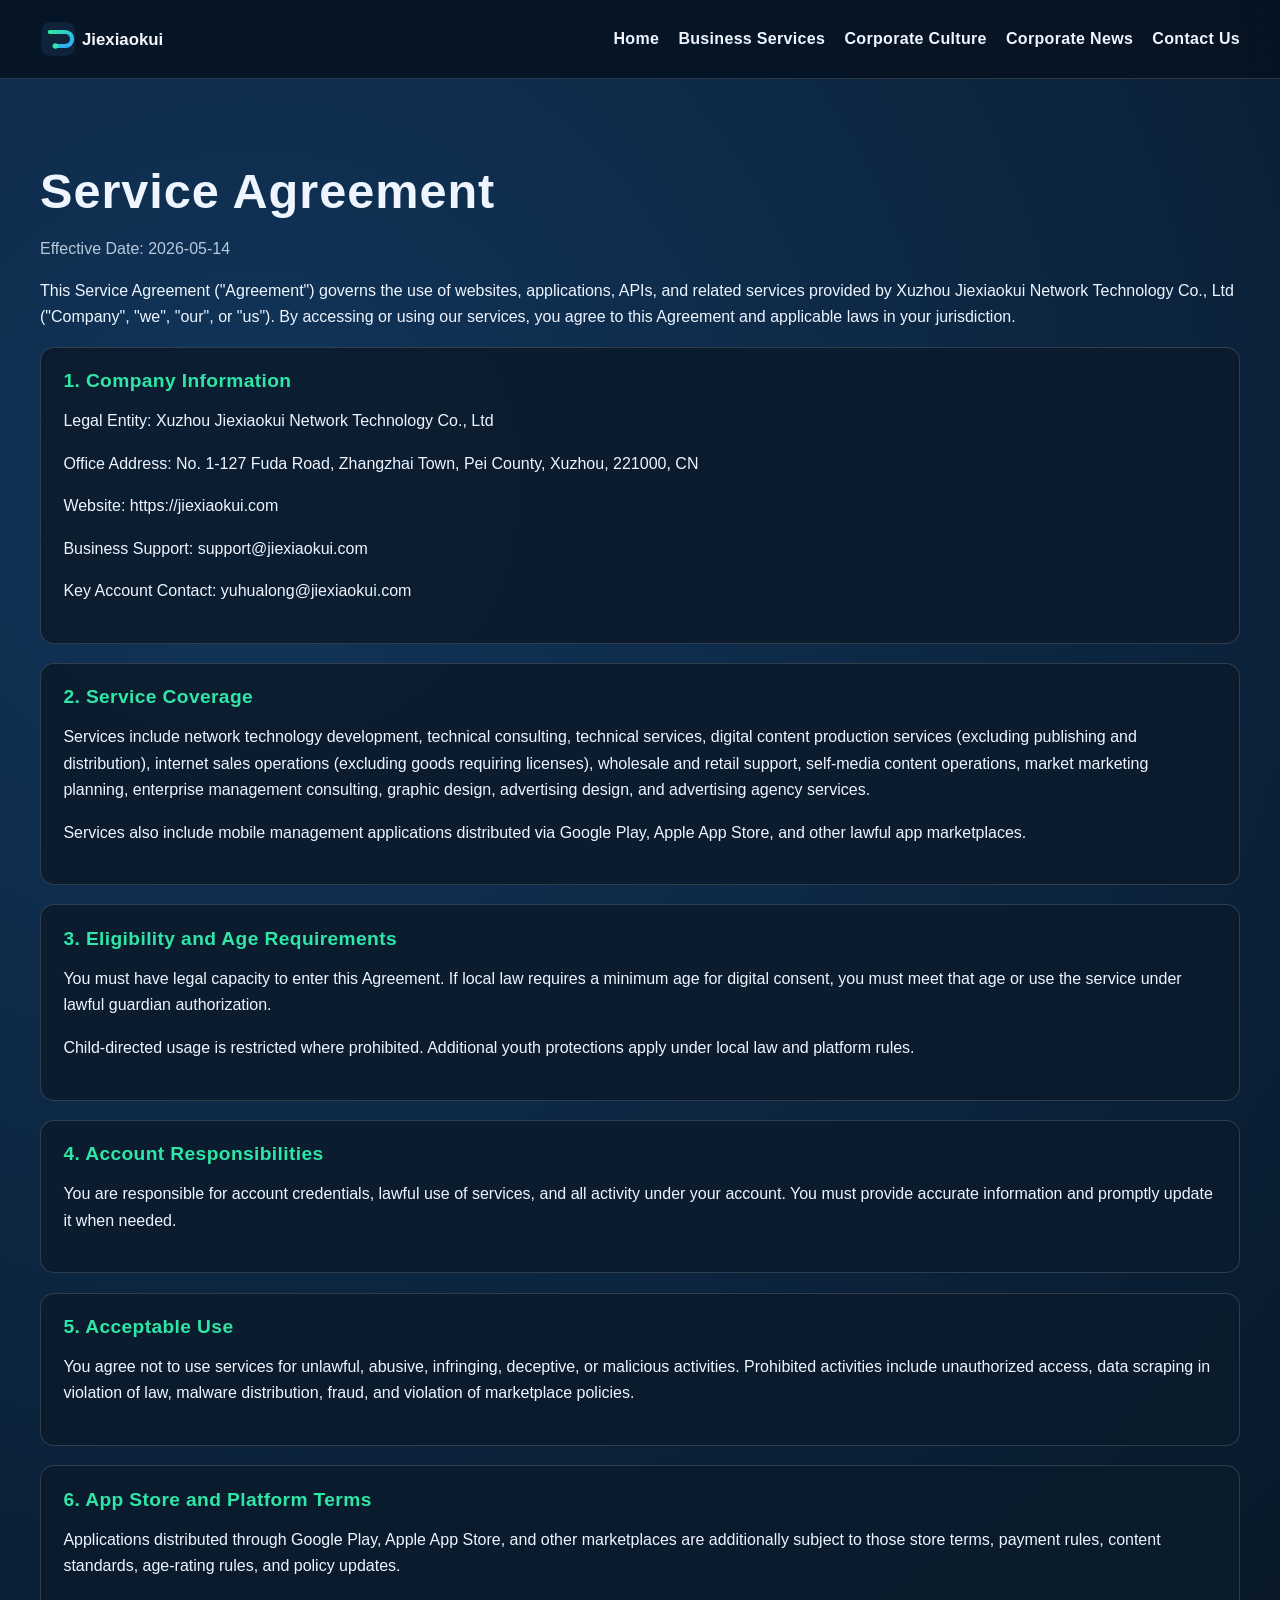
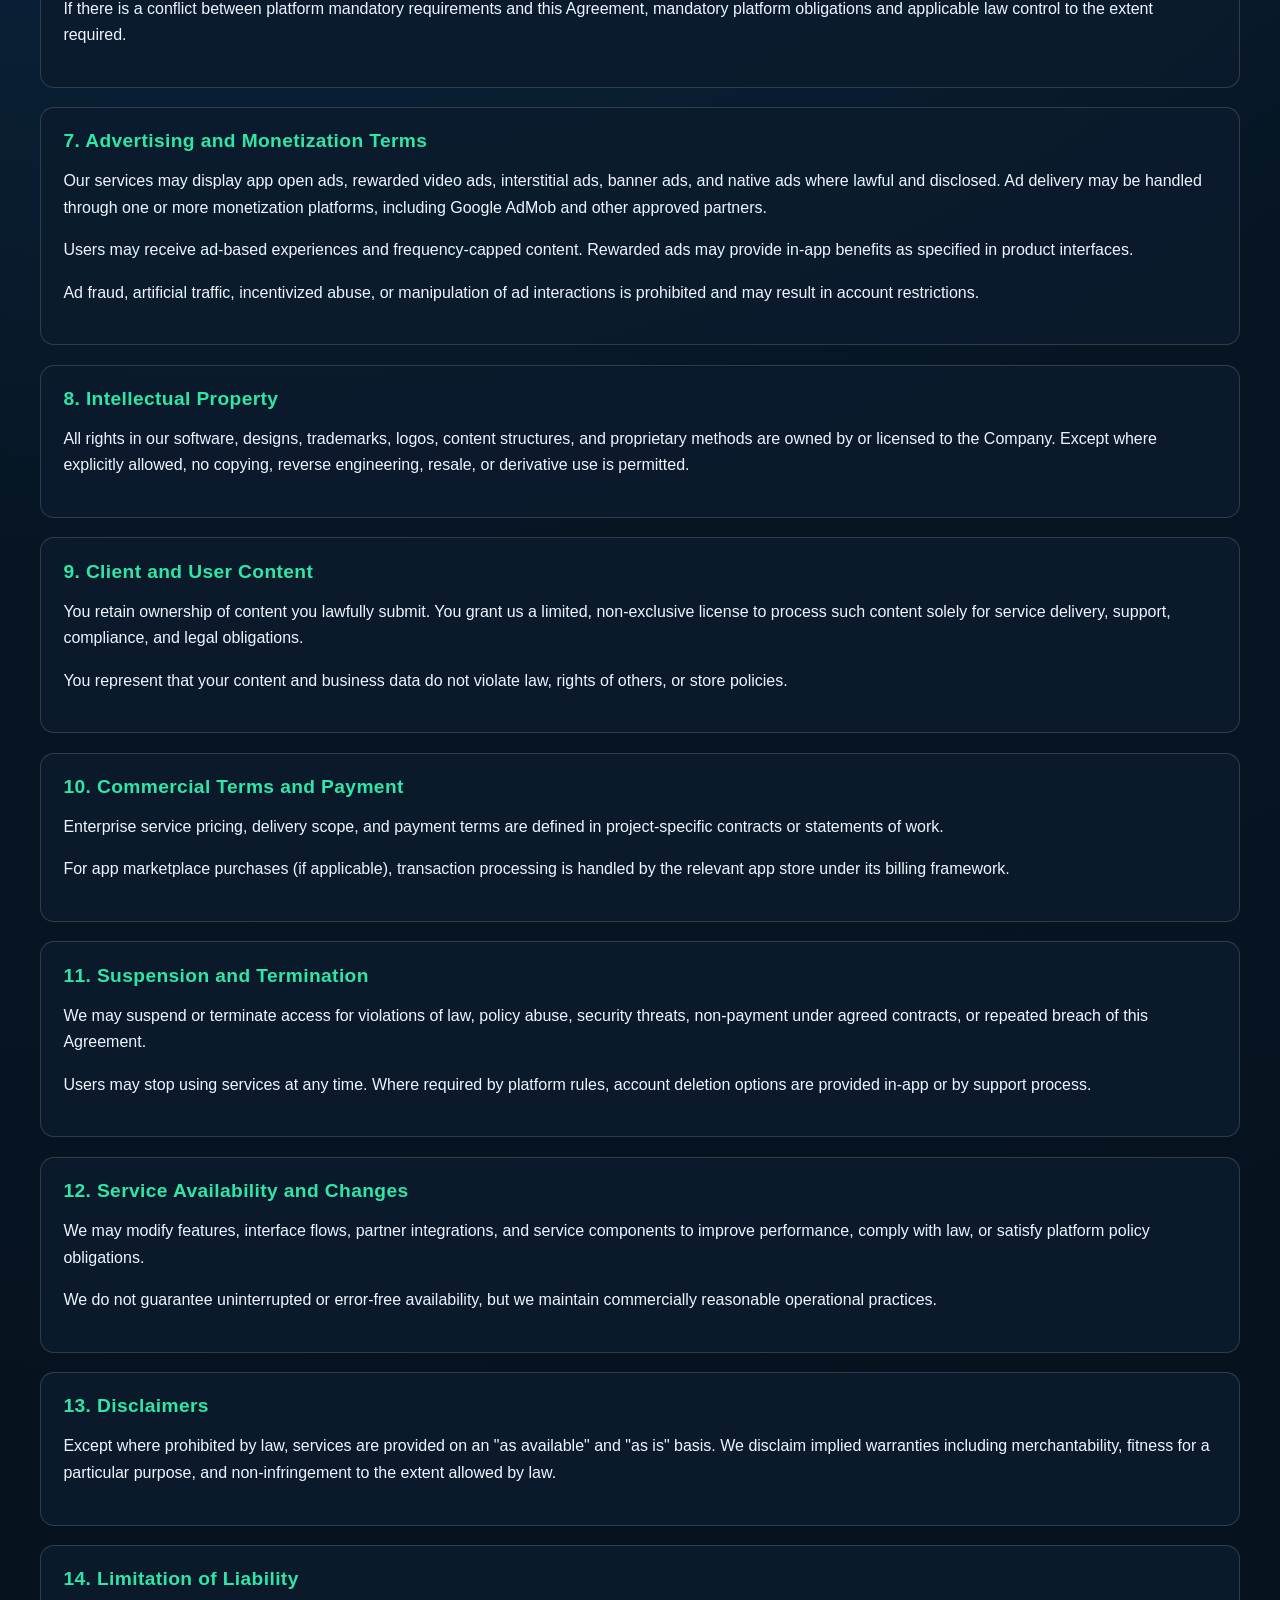
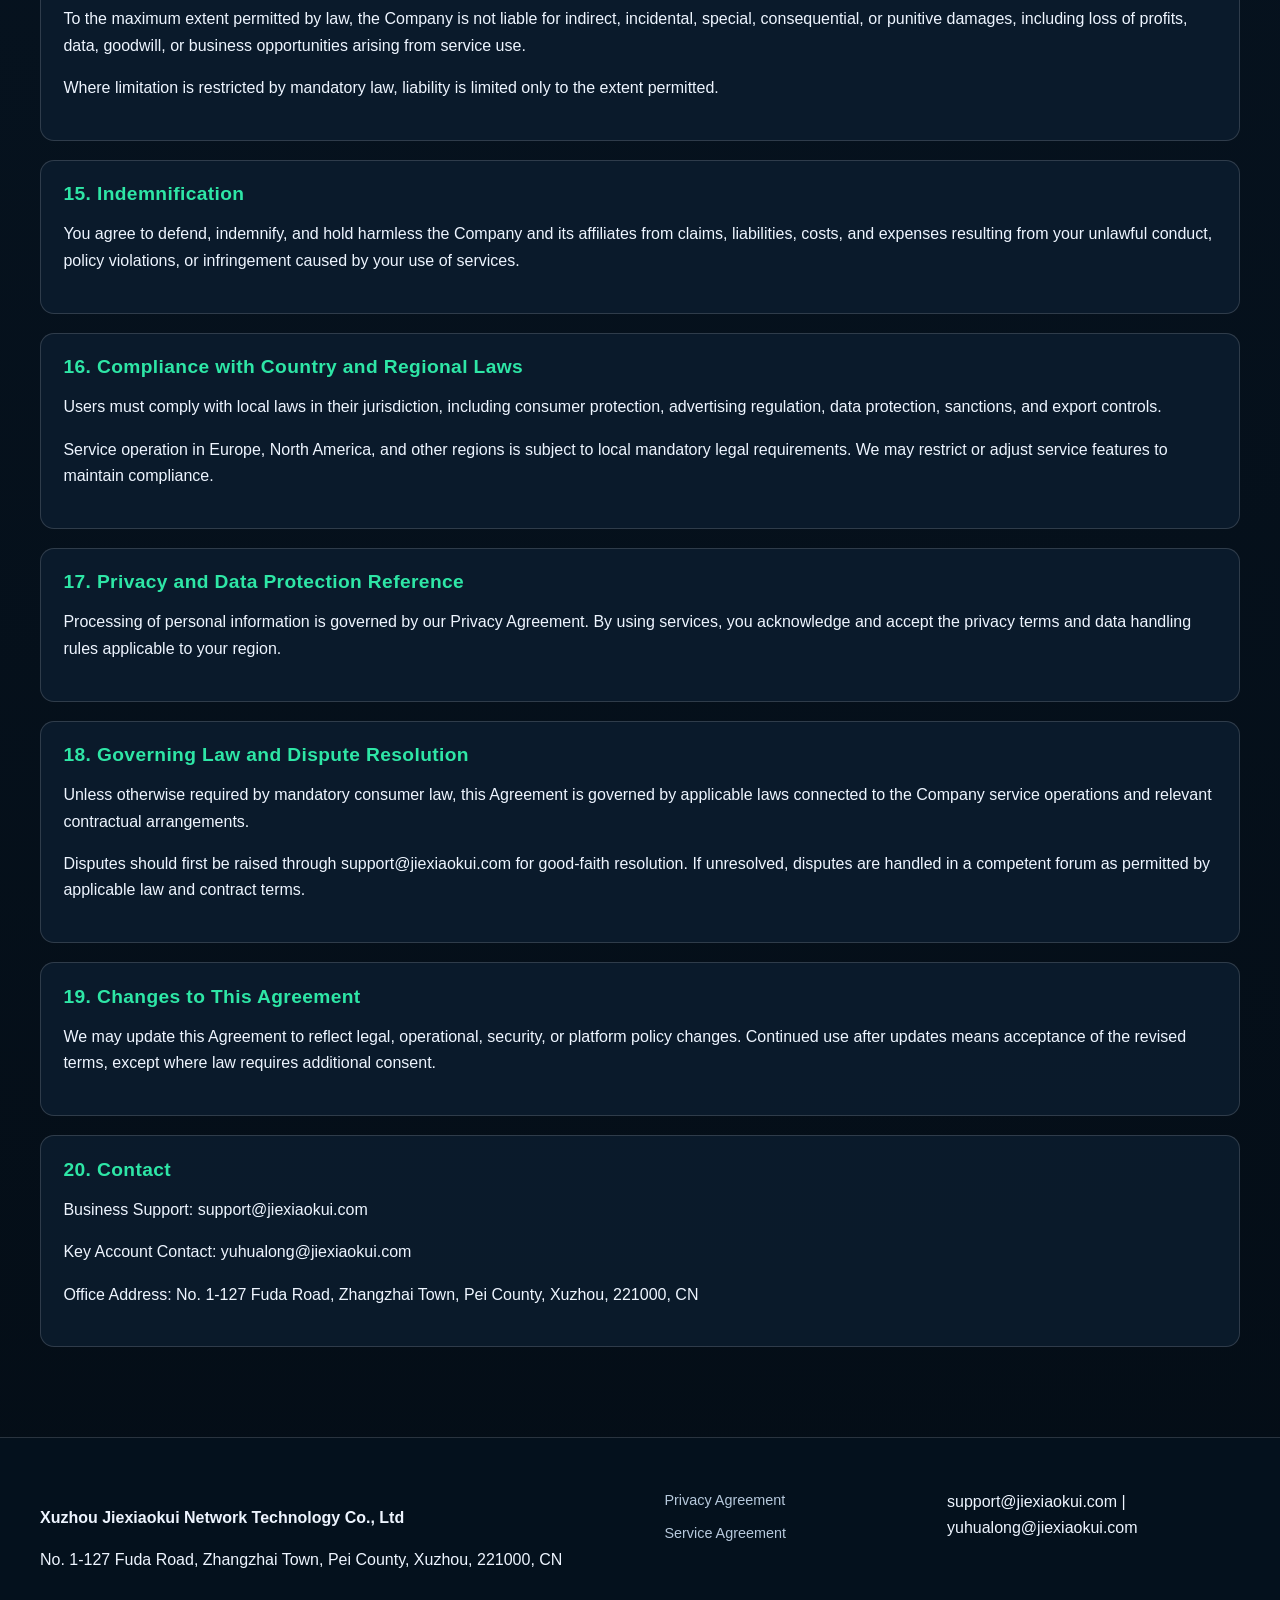
<file: terms-of-service.html>
<!DOCTYPE html>
<html lang="en">
<head>
  <meta charset="UTF-8">
  <meta http-equiv="X-UA-Compatible" content="IE=edge">
  <meta name="viewport" content="width=device-width, initial-scale=1.0">
  <title>Service Agreement | Xuzhou Jiexiaokui Network Technology Co., Ltd</title>
  <meta name="description" content="Comprehensive service agreement for website and app services operated by Xuzhou Jiexiaokui Network Technology Co., Ltd.">
  <meta name="robots" content="index, follow">
  <link rel="canonical" href="https://jiexiaokui.com/terms-of-service.html">
  <link rel="stylesheet" href="css/styles.css">
</head>
<body>
  <header class="site-header">
    <div class="container header-inner">
      <a class="brand" href="index.html" aria-label="Jiexiaokui Home">
        <img src="images/logo-jiexiaokui.svg" alt="Jiexiaokui Logo">
      </a>
      <button class="nav-toggle" aria-expanded="false" aria-label="Toggle menu">Menu</button>
      <nav class="site-nav" aria-label="Main navigation">
        <ul>
          <li><a href="index.html">Home</a></li>
          <li><a href="services.html">Business Services</a></li>
          <li><a href="culture.html">Corporate Culture</a></li>
          <li><a href="news.html">Corporate News</a></li>
          <li><a href="contact.html">Contact Us</a></li>
        </ul>
      </nav>
    </div>
  </header>

  <main class="section">
    <div class="container">
      <h1>Service Agreement</h1>
      <p class="lead">Effective Date: 2026-05-14</p>
      <p>This Service Agreement ("Agreement") governs the use of websites, applications, APIs, and related services provided by Xuzhou Jiexiaokui Network Technology Co., Ltd ("Company", "we", "our", or "us"). By accessing or using our services, you agree to this Agreement and applicable laws in your jurisdiction.</p>

      <section class="policy-box">
        <h2>1. Company Information</h2>
        <p>Legal Entity: Xuzhou Jiexiaokui Network Technology Co., Ltd</p>
        <p>Office Address: No. 1-127 Fuda Road, Zhangzhai Town, Pei County, Xuzhou, 221000, CN</p>
        <p>Website: https://jiexiaokui.com</p>
        <p>Business Support: support@jiexiaokui.com</p>
        <p>Key Account Contact: yuhualong@jiexiaokui.com</p>
      </section>

      <section class="policy-box">
        <h2>2. Service Coverage</h2>
        <p>Services include network technology development, technical consulting, technical services, digital content production services (excluding publishing and distribution), internet sales operations (excluding goods requiring licenses), wholesale and retail support, self-media content operations, market marketing planning, enterprise management consulting, graphic design, advertising design, and advertising agency services.</p>
        <p>Services also include mobile management applications distributed via Google Play, Apple App Store, and other lawful app marketplaces.</p>
      </section>

      <section class="policy-box">
        <h2>3. Eligibility and Age Requirements</h2>
        <p>You must have legal capacity to enter this Agreement. If local law requires a minimum age for digital consent, you must meet that age or use the service under lawful guardian authorization.</p>
        <p>Child-directed usage is restricted where prohibited. Additional youth protections apply under local law and platform rules.</p>
      </section>

      <section class="policy-box">
        <h2>4. Account Responsibilities</h2>
        <p>You are responsible for account credentials, lawful use of services, and all activity under your account. You must provide accurate information and promptly update it when needed.</p>
      </section>

      <section class="policy-box">
        <h2>5. Acceptable Use</h2>
        <p>You agree not to use services for unlawful, abusive, infringing, deceptive, or malicious activities. Prohibited activities include unauthorized access, data scraping in violation of law, malware distribution, fraud, and violation of marketplace policies.</p>
      </section>

      <section class="policy-box">
        <h2>6. App Store and Platform Terms</h2>
        <p>Applications distributed through Google Play, Apple App Store, and other marketplaces are additionally subject to those store terms, payment rules, content standards, age-rating rules, and policy updates.</p>
        <p>If there is a conflict between platform mandatory requirements and this Agreement, mandatory platform obligations and applicable law control to the extent required.</p>
      </section>

      <section class="policy-box">
        <h2>7. Advertising and Monetization Terms</h2>
        <p>Our services may display app open ads, rewarded video ads, interstitial ads, banner ads, and native ads where lawful and disclosed. Ad delivery may be handled through one or more monetization platforms, including Google AdMob and other approved partners.</p>
        <p>Users may receive ad-based experiences and frequency-capped content. Rewarded ads may provide in-app benefits as specified in product interfaces.</p>
        <p>Ad fraud, artificial traffic, incentivized abuse, or manipulation of ad interactions is prohibited and may result in account restrictions.</p>
      </section>

      <section class="policy-box">
        <h2>8. Intellectual Property</h2>
        <p>All rights in our software, designs, trademarks, logos, content structures, and proprietary methods are owned by or licensed to the Company. Except where explicitly allowed, no copying, reverse engineering, resale, or derivative use is permitted.</p>
      </section>

      <section class="policy-box">
        <h2>9. Client and User Content</h2>
        <p>You retain ownership of content you lawfully submit. You grant us a limited, non-exclusive license to process such content solely for service delivery, support, compliance, and legal obligations.</p>
        <p>You represent that your content and business data do not violate law, rights of others, or store policies.</p>
      </section>

      <section class="policy-box">
        <h2>10. Commercial Terms and Payment</h2>
        <p>Enterprise service pricing, delivery scope, and payment terms are defined in project-specific contracts or statements of work.</p>
        <p>For app marketplace purchases (if applicable), transaction processing is handled by the relevant app store under its billing framework.</p>
      </section>

      <section class="policy-box">
        <h2>11. Suspension and Termination</h2>
        <p>We may suspend or terminate access for violations of law, policy abuse, security threats, non-payment under agreed contracts, or repeated breach of this Agreement.</p>
        <p>Users may stop using services at any time. Where required by platform rules, account deletion options are provided in-app or by support process.</p>
      </section>

      <section class="policy-box">
        <h2>12. Service Availability and Changes</h2>
        <p>We may modify features, interface flows, partner integrations, and service components to improve performance, comply with law, or satisfy platform policy obligations.</p>
        <p>We do not guarantee uninterrupted or error-free availability, but we maintain commercially reasonable operational practices.</p>
      </section>

      <section class="policy-box">
        <h2>13. Disclaimers</h2>
        <p>Except where prohibited by law, services are provided on an "as available" and "as is" basis. We disclaim implied warranties including merchantability, fitness for a particular purpose, and non-infringement to the extent allowed by law.</p>
      </section>

      <section class="policy-box">
        <h2>14. Limitation of Liability</h2>
        <p>To the maximum extent permitted by law, the Company is not liable for indirect, incidental, special, consequential, or punitive damages, including loss of profits, data, goodwill, or business opportunities arising from service use.</p>
        <p>Where limitation is restricted by mandatory law, liability is limited only to the extent permitted.</p>
      </section>

      <section class="policy-box">
        <h2>15. Indemnification</h2>
        <p>You agree to defend, indemnify, and hold harmless the Company and its affiliates from claims, liabilities, costs, and expenses resulting from your unlawful conduct, policy violations, or infringement caused by your use of services.</p>
      </section>

      <section class="policy-box">
        <h2>16. Compliance with Country and Regional Laws</h2>
        <p>Users must comply with local laws in their jurisdiction, including consumer protection, advertising regulation, data protection, sanctions, and export controls.</p>
        <p>Service operation in Europe, North America, and other regions is subject to local mandatory legal requirements. We may restrict or adjust service features to maintain compliance.</p>
      </section>

      <section class="policy-box">
        <h2>17. Privacy and Data Protection Reference</h2>
        <p>Processing of personal information is governed by our Privacy Agreement. By using services, you acknowledge and accept the privacy terms and data handling rules applicable to your region.</p>
      </section>

      <section class="policy-box">
        <h2>18. Governing Law and Dispute Resolution</h2>
        <p>Unless otherwise required by mandatory consumer law, this Agreement is governed by applicable laws connected to the Company service operations and relevant contractual arrangements.</p>
        <p>Disputes should first be raised through support@jiexiaokui.com for good-faith resolution. If unresolved, disputes are handled in a competent forum as permitted by applicable law and contract terms.</p>
      </section>

      <section class="policy-box">
        <h2>19. Changes to This Agreement</h2>
        <p>We may update this Agreement to reflect legal, operational, security, or platform policy changes. Continued use after updates means acceptance of the revised terms, except where law requires additional consent.</p>
      </section>

      <section class="policy-box">
        <h2>20. Contact</h2>
        <p>Business Support: support@jiexiaokui.com</p>
        <p>Key Account Contact: yuhualong@jiexiaokui.com</p>
        <p>Office Address: No. 1-127 Fuda Road, Zhangzhai Town, Pei County, Xuzhou, 221000, CN</p>
      </section>
    </div>
  </main>

  <footer>
    <div class="container footer-grid">
      <div>
        <p><strong>Xuzhou Jiexiaokui Network Technology Co., Ltd</strong></p>
        <p class="footer-note">No. 1-127 Fuda Road, Zhangzhai Town, Pei County, Xuzhou, 221000, CN</p>
      </div>
      <div class="footer-links">
        <a href="privacy-policy.html">Privacy Agreement</a>
        <a href="terms-of-service.html">Service Agreement</a>
      </div>
      <div class="footer-note">support@jiexiaokui.com | yuhualong@jiexiaokui.com</div>
    </div>
  </footer>

  <script src="js/main.js" defer></script>
</body>
</html>
</file>
<file: css/styles.css>
:root {
  --bg-deep: #071523;
  --bg-mid: #0f243a;
  --bg-soft: #16314a;
  --brand-a: #2ee6a6;
  --brand-b: #2ea8ff;
  --text-main: #eef5ff;
  --text-soft: #b7c9dc;
  --text-dim: #87a0ba;
  --line: rgba(255, 255, 255, 0.15);
  --card: rgba(19, 37, 56, 0.82);
  --shadow: 0 20px 60px rgba(0, 0, 0, 0.35);
  --max: 1200px;
}

*, *::before, *::after { box-sizing: border-box; }
html { scroll-behavior: smooth; }

body {
  margin: 0;
  font-family: "Segoe UI", "Trebuchet MS", "Gill Sans", sans-serif;
  color: var(--text-main);
  background: radial-gradient(circle at 20% 10%, #11355b 0%, var(--bg-deep) 38%, #040d16 100%);
  line-height: 1.65;
}

a { color: var(--brand-b); text-decoration: none; }
a:hover, a:focus-visible { color: var(--brand-a); }
img { max-width: 100%; display: block; }

/* ── Scroll progress bar ── */
#scroll-progress {
  position: fixed; top: 0; left: 0; width: 0%; height: 3px; z-index: 200;
  background: linear-gradient(90deg, var(--brand-a), var(--brand-b));
  transition: width 0.1s linear;
}

/* ── Layout ── */
.container { width: min(100% - 2.4rem, var(--max)); margin-inline: auto; }
.section { padding: 4.4rem 0; }
.section.alt { background: linear-gradient(180deg, rgba(5,18,31,0.85) 0%, rgba(14,34,55,0.9) 100%); }
.section-dark { background: linear-gradient(160deg, #041320 0%, #0b2640 100%); padding: 4.4rem 0; }
.section-green { background: linear-gradient(160deg, #041f18 0%, #0a3a28 100%); padding: 4.4rem 0; }

.section-header { margin-bottom: 2.4rem; }
.section-header h2 { margin-bottom: 0.5rem; }
.section-header p { color: var(--text-soft); max-width: 60ch; margin: 0; }

/* ── Typography ── */
h1, h2, h3 {
  font-family: "Impact", "Arial Black", "Segoe UI", sans-serif;
  letter-spacing: 0.02em; line-height: 1.15; margin-top: 0;
}
h1 { font-size: clamp(2rem, 3.8vw, 4.3rem); margin: 0.9rem 0 1rem; }
h2 { font-size: clamp(1.6rem, 2.4vw, 2.8rem); margin-bottom: 0.6rem; }
h3 { font-size: 1.15rem; margin-bottom: 0.5rem; }
.lead { color: var(--text-soft); max-width: 72ch; margin-bottom: 0; }
.pull-quote { border-left: 3px solid var(--brand-a); padding-left: 1.2rem; color: var(--text-soft); font-size: 1.05rem; font-style: italic; margin: 1.2rem 0; }

/* ── Grids ── */
.grid-2 { display: grid; grid-template-columns: repeat(2, minmax(0,1fr)); gap: 1.2rem; }
.grid-3 { display: grid; grid-template-columns: repeat(3, minmax(0,1fr)); gap: 1.2rem; }
.grid-4 { display: grid; grid-template-columns: repeat(4, minmax(0,1fr)); gap: 1rem; }

/* ── Header ── */
.site-header {
  position: sticky; top: 0; z-index: 50;
  backdrop-filter: blur(14px);
  background: rgba(5,18,31,0.82);
  border-bottom: 1px solid var(--line);
}
.header-inner { display: flex; align-items: center; justify-content: space-between; min-height: 78px; }
.brand { display: inline-flex; align-items: center; gap: 0.8rem; }
.brand img { width: 168px; height: auto; }
.nav-toggle {
  display: none; background: transparent; border: 1px solid var(--line);
  color: var(--text-main); border-radius: 8px; padding: 0.45rem 0.7rem; cursor: pointer;
}
.site-nav ul { list-style: none; display: flex; gap: 1.2rem; padding: 0; margin: 0; }
.site-nav a { font-weight: 600; color: var(--text-main); letter-spacing: 0.02em; transition: color 0.2s; }
.site-nav a.current { color: var(--brand-a); }
.site-nav a:hover { color: var(--brand-a); }

/* ── Hero ── */
.hero {
  position: relative;
  min-height: clamp(500px, 82vh, 880px);
  display: grid; align-items: end; overflow: hidden;
}
.hero::before {
  content: ""; position: absolute; inset: 0;
  background: linear-gradient(90deg, rgba(4,12,22,0.9) 0%, rgba(4,12,22,0.45) 50%, rgba(4,12,22,0.82) 100%);
  z-index: 1;
}
.hero-bg {
  position: absolute; inset: 0; width: 100%; height: 100%;
  object-fit: cover; transform: scale(1.08);
  animation: heroZoom 18s ease-in-out infinite alternate;
}
#hero-canvas { position: absolute; inset: 0; pointer-events: none; opacity: 0.45; z-index: 1; }
@keyframes heroZoom {
  from { transform: scale(1.05) translateY(0); }
  to   { transform: scale(1.12) translateY(-14px); }
}
.hero-content { position: relative; z-index: 2; padding: 2rem 0 5rem; max-width: 820px; }
.hero-scroll-hint {
  position: absolute; bottom: 1.8rem; left: 50%; transform: translateX(-50%);
  z-index: 2; display: flex; flex-direction: column; align-items: center; gap: 0.3rem;
  color: var(--text-dim); font-size: 0.76rem; letter-spacing: 0.07em; text-transform: uppercase;
}
.scroll-dot {
  width: 24px; height: 38px; border: 2px solid rgba(255,255,255,0.25); border-radius: 999px;
  display: flex; justify-content: center; padding-top: 5px;
}
.scroll-dot::before {
  content: ""; width: 4px; height: 8px; border-radius: 999px;
  background: var(--brand-a); animation: scrollDot 1.6s ease-in-out infinite;
}
@keyframes scrollDot { 0%,100% { opacity:1; transform: translateY(0); } 60% { opacity:0.2; transform: translateY(12px); } }

/* ── Kicker ── */
.kicker {
  display: inline-flex; align-items: center; gap: 0.5rem;
  border: 1px solid rgba(46,230,166,0.5); border-radius: 999px;
  padding: 0.3rem 0.9rem; font-size: 0.78rem; letter-spacing: 0.07em;
  text-transform: uppercase; color: var(--brand-a); margin-bottom: 0.4rem;
}
.kicker-dot { width: 6px; height: 6px; border-radius: 50%; background: var(--brand-a); animation: pulse 1.8s ease-in-out infinite; }
@keyframes pulse { 0%,100% { opacity:1; transform: scale(1); } 50% { opacity:0.4; transform: scale(1.6); } }

/* ── Buttons ── */
.actions { display: flex; flex-wrap: wrap; gap: 0.8rem; margin-top: 1.6rem; }
.btn {
  border: 1px solid transparent; border-radius: 999px; font-weight: 700;
  padding: 0.75rem 1.6rem; display: inline-flex; align-items: center; gap: 0.5rem;
  cursor: pointer; transition: transform 0.2s, box-shadow 0.3s, color 0.2s; font-size: 0.95rem;
  text-decoration: none;
}
.btn-primary {
  background: linear-gradient(130deg, var(--brand-a), var(--brand-b));
  color: #031e32; box-shadow: 0 0 22px rgba(46,230,166,0.3);
}
.btn-primary:hover { box-shadow: 0 0 44px rgba(46,230,166,0.6); transform: translateY(-2px); color: #031e32; }
.btn-secondary { border-color: var(--line); color: var(--text-main); background: rgba(255,255,255,0.04); }
.btn-secondary:hover { border-color: rgba(46,230,166,0.5); color: var(--brand-a); transform: translateY(-1px); }

/* ── Badges & Tags ── */
.badge {
  display: inline-flex; align-items: center; gap: 0.3rem;
  background: rgba(46,230,166,0.1); color: var(--brand-a);
  border: 1px solid rgba(46,230,166,0.3); border-radius: 999px;
  font-size: 0.75rem; font-weight: 700; letter-spacing: 0.04em; padding: 0.2rem 0.65rem;
}
.badge-blue { background: rgba(46,168,255,0.1); color: var(--brand-b); border-color: rgba(46,168,255,0.3); }
.tag-strip { display: flex; flex-wrap: wrap; gap: 0.5rem; margin-top: 1rem; }
.tag {
  background: rgba(46,168,255,0.1); color: var(--brand-b);
  border: 1px solid rgba(46,168,255,0.2); border-radius: 999px;
  font-size: 0.76rem; font-weight: 600; padding: 0.22rem 0.65rem;
}

/* ── Marquee ── */
.marquee-wrap {
  overflow: hidden; border-top: 1px solid var(--line); border-bottom: 1px solid var(--line);
  padding: 0.9rem 0; background: rgba(5,18,31,0.6);
}
.marquee-track { display: flex; gap: 2.4rem; animation: marquee 38s linear infinite; white-space: nowrap; width: max-content; }
.marquee-track:hover { animation-play-state: paused; }
.marquee-item {
  color: var(--text-soft); font-weight: 600; letter-spacing: 0.04em;
  font-size: 0.9rem; display: flex; align-items: center; gap: 0.5rem;
}
.marquee-sep { color: var(--brand-a); }
@keyframes marquee { from { transform: translateX(0); } to { transform: translateX(-50%); } }

/* ── Cards ── */
.card {
  background: var(--card); border: 1px solid var(--line);
  border-radius: 16px; padding: 1.4rem; box-shadow: var(--shadow);
  transition: transform 0.3s ease, box-shadow 0.3s ease, border-color 0.3s;
}
.card:hover { transform: translateY(-5px); box-shadow: 0 32px 80px rgba(0,0,0,0.5); border-color: rgba(46,230,166,0.28); }
.card-accent { border-top: 2px solid var(--brand-a); }
.card-accent-blue { border-top: 2px solid var(--brand-b); }

/* ── Icon rings ── */
.icon-ring {
  width: 64px; height: 64px; border-radius: 50%;
  background: linear-gradient(135deg, rgba(46,230,166,0.14), rgba(46,168,255,0.14));
  border: 1px solid rgba(46,230,166,0.35);
  display: flex; align-items: center; justify-content: center; margin-bottom: 1rem; flex-shrink: 0;
}
.icon-ring img { width: 30px; height: 30px; }
.icon { width: 48px; height: 48px; margin-bottom: 0.8rem; }

/* ── Stats ── */
.stat { border-top: 2px solid rgba(46,168,255,0.55); }
.stat strong {
  font-size: 2.6rem; font-family: "Impact","Arial Black",sans-serif; display: block;
  background: linear-gradient(90deg, var(--brand-a), var(--brand-b));
  -webkit-background-clip: text; -webkit-text-fill-color: transparent; background-clip: text;
}

/* ── Process Steps ── */
.steps { display: flex; flex-direction: column; }
.step {
  display: grid; grid-template-columns: 60px 1fr; gap: 1.2rem; align-items: start;
  padding: 1.4rem 0; border-bottom: 1px solid var(--line);
}
.step:last-child { border-bottom: none; }
.step-num {
  width: 52px; height: 52px; border-radius: 50%; flex-shrink: 0;
  background: linear-gradient(135deg, var(--brand-a), var(--brand-b));
  display: flex; align-items: center; justify-content: center;
  font-weight: 900; font-size: 1.2rem; color: #031e32;
}
.step h3 { margin-bottom: 0.3rem; }
.step p { color: var(--text-soft); margin: 0; font-size: 0.95rem; }

/* ── Feature list ── */
.feature-list { list-style: none; padding: 0; margin: 0.8rem 0 0; display: flex; flex-direction: column; gap: 0.55rem; }
.feature-list li {
  display: flex; align-items: flex-start; gap: 0.65rem; color: var(--text-soft); font-size: 0.95rem;
}
.feature-list li::before {
  content: ""; display: inline-block; width: 18px; height: 18px; flex-shrink: 0; margin-top: 2px;
  background: url("data:image/svg+xml,%3Csvg xmlns='http://www.w3.org/2000/svg' viewBox='0 0 20 20'%3E%3Ccircle cx='10' cy='10' r='9' fill='rgba(46,230,166,0.15)' stroke='%232ee6a6' stroke-width='1.5'/%3E%3Cpath d='M6 10.2l2.5 2.5L14 7.5' stroke='%232ee6a6' stroke-width='1.8' stroke-linecap='round' stroke-linejoin='round' fill='none'/%3E%3C/svg%3E") center/contain no-repeat;
}

/* ── Tabs ── */
.tabs-nav {
  display: flex; gap: 0.5rem; flex-wrap: wrap;
  margin-bottom: 1.8rem; border-bottom: 1px solid var(--line); padding-bottom: 0.8rem;
}
.tab-btn {
  background: transparent; border: 1px solid var(--line); color: var(--text-soft);
  border-radius: 999px; padding: 0.5rem 1.1rem; cursor: pointer;
  font-weight: 600; font-size: 0.9rem; transition: all 0.2s;
}
.tab-btn:hover { border-color: rgba(46,230,166,0.4); color: var(--text-main); }
.tab-btn.active { background: linear-gradient(130deg, var(--brand-a), var(--brand-b)); color: #031e32; border-color: transparent; }
.tab-panel { display: none; animation: fadeIn 0.35s ease; }
.tab-panel.active { display: block; }
@keyframes fadeIn { from { opacity:0; transform: translateY(8px); } to { opacity:1; transform: translateY(0); } }

/* ── FAQ ── */
.faq-list { max-width: 820px; }
.faq-item { border-bottom: 1px solid var(--line); }
.faq-q {
  width: 100%; background: none; border: none; color: var(--text-main);
  padding: 1.1rem 0; display: flex; align-items: center; justify-content: space-between;
  gap: 1rem; cursor: pointer; font-size: 1rem; font-weight: 600; text-align: left; transition: color 0.2s;
}
.faq-q:hover { color: var(--brand-a); }
.faq-icon {
  width: 20px;
  height: 20px;
  flex: 0 0 20px;
  display: block;
  transition: transform 0.3s;
}
.faq-item.open .faq-icon { transform: rotate(45deg); }
.faq-a { max-height: 0; overflow: hidden; transition: max-height 0.4s ease, padding 0.3s; color: var(--text-soft); }
.faq-item.open .faq-a { max-height: 400px; padding-bottom: 1rem; }

/* ── CTA Banner ── */
.cta-banner {
  background: linear-gradient(120deg, rgba(6,22,38,0.99) 0%, rgba(4,30,22,0.99) 50%, rgba(6,22,38,0.99) 100%);
  border: 1px solid rgba(46,230,166,0.28); border-radius: 20px; padding: 3.2rem 2.4rem; text-align: center;
  position: relative; overflow: hidden;
}
.cta-banner::before {
  content: ""; position: absolute; inset: 0;
  background: radial-gradient(circle at 50% 50%, rgba(46,230,166,0.06) 0%, transparent 68%); pointer-events: none;
}
.cta-banner h2 { margin-bottom: 0.6rem; }
.cta-banner p { color: var(--text-soft); max-width: 55ch; margin: 0 auto 1.6rem; }

/* ── Split layout ── */
.split { display: grid; grid-template-columns: 1fr 1fr; gap: 2.6rem; align-items: center; }
.split img { border-radius: 16px; border: 1px solid var(--line); }
.split-reverse { grid-auto-flow: dense; }
.split-reverse .split-img { grid-column: 1; }
.split-reverse .split-text { grid-column: 2; }

/* ── Progress bars ── */
.prog-list { display: flex; flex-direction: column; gap: 1.2rem; }
.prog-item label { display: flex; justify-content: space-between; font-size: 0.88rem; font-weight: 600; margin-bottom: 0.4rem; }
.prog-item label span { color: var(--brand-a); }
.prog-bar { background: rgba(255,255,255,0.08); border-radius: 999px; height: 7px; overflow: hidden; }
.prog-fill { height: 100%; background: linear-gradient(90deg, var(--brand-a), var(--brand-b)); border-radius: 999px; width: 0; transition: width 1.4s cubic-bezier(0.25,0.46,0.45,0.94); }

/* ── App mockup ── */
.app-mockup { display: flex; gap: 1.1rem; justify-content: center; flex-wrap: wrap; padding: 1.2rem 0; }
.app-screen {
  background: linear-gradient(160deg, #0e2640 0%, #071b30 100%);
  border: 1px solid rgba(46,230,166,0.2); border-radius: 22px;
  width: 150px; min-height: 290px; padding: 1rem 0.75rem; flex-shrink: 0;
  box-shadow: 0 14px 44px rgba(0,0,0,0.55); position: relative;
}
.app-screen-topbar { display: flex; justify-content: space-between; align-items: center; margin-bottom: 0.9rem; }
.app-screen-dot { width: 30px; height: 5px; background: linear-gradient(90deg,var(--brand-a),var(--brand-b)); border-radius: 3px; }
.app-screen-status { display: flex; gap: 3px; }
.app-screen-status span { width: 5px; height: 5px; border-radius: 50%; background: rgba(255,255,255,0.25); }
.app-screen-status span:first-child { background: var(--brand-a); }
.app-screen-row { height: 9px; background: rgba(255,255,255,0.07); border-radius: 5px; margin-bottom: 0.5rem; }
.app-screen-row.wide { width: 100%; }
.app-screen-row.mid { width: 70%; }
.app-screen-row.short { width: 48%; }
.app-screen-row.accent { background: rgba(46,168,255,0.18); }
.app-screen-chart { margin-top: 0.9rem; height: 54px; display: flex; align-items: flex-end; gap: 5px; }
.chart-bar { flex: 1; border-radius: 3px 3px 0 0; }

/* ── News Cards ── */
.news-card {
  display: flex; flex-direction: column; border-radius: 16px; overflow: hidden;
  border: 1px solid var(--line); background: var(--card);
  transition: transform 0.3s, box-shadow 0.3s, border-color 0.3s;
}
.news-card:hover { transform: translateY(-5px); box-shadow: 0 28px 70px rgba(0,0,0,0.5); border-color: rgba(46,230,166,0.22); }
.news-card-img { width: 100%; aspect-ratio: 16/8; object-fit: cover; }
.news-card-body { padding: 1.2rem 1.3rem 1.5rem; flex: 1; display: flex; flex-direction: column; }
.news-date { color: var(--brand-a); font-size: 0.8rem; font-weight: 700; margin-bottom: 0.4rem; letter-spacing: 0.04em; }
.news-card h3 { flex: 1; margin-bottom: 0.5rem; }
.news-card p { color: var(--text-soft); font-size: 0.92rem; margin: 0 0 0.8rem; }

/* ── Timeline ── */
.timeline { border-left: 2px solid rgba(46,230,166,0.35); padding-left: 1.6rem; }
.timeline article { margin-bottom: 1.8rem; position: relative; }
.timeline article::before {
  content: ""; position: absolute; left: -2rem; top: 0.35rem;
  width: 10px; height: 10px; border-radius: 50%;
  background: var(--brand-a); border: 2px solid var(--bg-deep);
}
.timeline time { color: var(--brand-a); font-weight: 700; font-size: 0.84rem; letter-spacing: 0.03em; }
.timeline h3 { margin: 0.25rem 0 0.35rem; }
.timeline p { color: var(--text-soft); margin: 0; font-size: 0.95rem; }

/* ── Banners ── */
.banner { border-radius: 18px; overflow: hidden; border: 1px solid var(--line); }
.banner img { width: 100%; min-height: 280px; object-fit: cover; }

/* ── Values blocks ── */
.value-block {
  padding: 1.8rem; border-radius: 16px; border: 1px solid var(--line);
  background: var(--card); position: relative; overflow: hidden;
  transition: transform 0.3s, border-color 0.3s;
}
.value-block:hover { transform: translateY(-4px); border-color: rgba(46,230,166,0.3); }
.value-block::before { content: ""; position: absolute; inset: 0; background: linear-gradient(135deg, rgba(46,230,166,0.04) 0%, transparent 60%); pointer-events: none; }
.value-num {
  font-size: 5rem; font-family: "Impact","Arial Black",sans-serif; line-height: 1;
  color: rgba(255,255,255,0.04); position: absolute; top: 0.4rem; right: 0.8rem;
}

/* ── Compare table ── */
.compare-table { width: 100%; border-collapse: collapse; }
.compare-table th, .compare-table td { padding: 0.85rem 1rem; text-align: left; border-bottom: 1px solid var(--line); font-size: 0.9rem; }
.compare-table th { color: var(--brand-a); font-weight: 700; font-size: 0.8rem; letter-spacing: 0.05em; text-transform: uppercase; }
.compare-table tr:last-child td { border-bottom: none; }
.compare-table .check { color: var(--brand-a); }

/* ── Contact ── */
.contact-card .contact-icon {
  width: 54px; height: 54px; border-radius: 14px;
  background: linear-gradient(135deg, rgba(46,230,166,0.14), rgba(46,168,255,0.14));
  border: 1px solid rgba(46,230,166,0.3); display: flex; align-items: center;
  justify-content: center; margin-bottom: 0.8rem;
}

/* ── Highlight strip ── */
.highlight-strip {
  background: linear-gradient(90deg, rgba(46,230,166,0.07) 0%, rgba(46,168,255,0.07) 100%);
  border-top: 1px solid rgba(46,230,166,0.18); border-bottom: 1px solid rgba(46,230,166,0.18);
  padding: 2.4rem 0;
}

/* ── Policy boxes ── */
.policy-box { background: rgba(11,28,45,0.92); border: 1px solid var(--line); border-radius: 14px; padding: 1.4rem; margin-bottom: 1.2rem; }
.policy-box h2 { font-size: 1.2rem; color: var(--brand-a); margin-bottom: 0.5rem; }

/* ── Footer ── */
footer { padding: 3.2rem 0 1.8rem; border-top: 1px solid var(--line); background: #04111d; }
.footer-grid { display: grid; grid-template-columns: 2.4fr 1fr 1.2fr; gap: 2.4rem; }
.footer-brand img { width: 140px; margin-bottom: 0.8rem; }
.footer-desc { color: var(--text-dim); font-size: 0.88rem; line-height: 1.55; margin-bottom: 0.4rem; }
.footer-col-title { font-weight: 700; font-size: 0.8rem; letter-spacing: 0.07em; text-transform: uppercase; color: var(--text-dim); margin-bottom: 0.7rem; display: block; }
.footer-links { display: flex; flex-direction: column; gap: 0.55rem; }
.footer-links a { font-size: 0.9rem; color: var(--text-soft); transition: color 0.2s; }
.footer-links a:hover { color: var(--brand-a); }
.footer-contact a { display: block; font-size: 0.88rem; color: var(--text-soft); margin-bottom: 0.4rem; transition: color 0.2s; }
.footer-contact a:hover { color: var(--brand-a); }
.footer-bottom {
  margin-top: 2.2rem; padding-top: 1.2rem; border-top: 1px solid var(--line);
  display: flex; justify-content: space-between; align-items: center; flex-wrap: wrap; gap: 0.8rem;
}
.footer-copy { color: var(--text-dim); font-size: 0.84rem; }
.footer-legal { display: flex; gap: 1.4rem; flex-wrap: wrap; }
.footer-legal a { font-size: 0.84rem; color: var(--text-dim); }
.footer-legal a:hover { color: var(--brand-a); }

/* ── Fade-in ── */
.fade-in { opacity: 0; transform: translateY(20px); transition: opacity 0.7s ease, transform 0.7s ease; }
.fade-in.delay-1 { transition-delay: 0.12s; }
.fade-in.delay-2 { transition-delay: 0.24s; }
.fade-in.delay-3 { transition-delay: 0.36s; }
.fade-in.delay-4 { transition-delay: 0.48s; }
.fade-in.show { opacity: 1; transform: translateY(0); }

/* ── Responsive ── */

/* ── News Feature Article ── */
.news-feature { display: grid; grid-template-columns: 1fr 1.2fr; gap: 2.4rem; background: rgba(255,255,255,0.03); border: 1px solid rgba(255,255,255,0.07); border-radius: 14px; overflow: hidden; }
.news-feature-img { min-height: 320px; }
.news-feature-img img { width: 100%; height: 100%; object-fit: cover; display: block; }
.news-feature-body { padding: 2.4rem 2.4rem 2.4rem 0; display: flex; flex-direction: column; gap: 1rem; }
.news-feature-body h2 { font-size: clamp(1.3rem,2.5vw,1.8rem); }

/* ── Info Table ── */
.info-table { width: 100%; border-collapse: collapse; }
.info-table th, .info-table td { padding: 0.7rem 1rem; text-align: left; border-bottom: 1px solid rgba(255,255,255,0.07); font-size: 0.95rem; }
.info-table th { color: var(--brand-a); font-weight: 600; white-space: nowrap; width: 36%; }
.info-table td { color: var(--text-soft); }
.info-table td a { color: var(--brand-a); text-decoration: none; }
.info-table td a:hover { text-decoration: underline; }

/* ── Contact Link ── */
.contact-link { color: var(--brand-a); font-weight: 600; text-decoration: none; font-size: 1.05rem; word-break: break-all; }
.contact-link:hover { text-decoration: underline; }

@media (max-width: 980px) {
  .grid-4 { grid-template-columns: repeat(2, minmax(0,1fr)); }
  .footer-grid { grid-template-columns: 1fr 1fr; }
  .footer-grid > *:first-child { grid-column: 1/-1; }
}
@media (max-width: 820px) {
  .nav-toggle { display: inline-block; }
  .site-nav {
    position: absolute; right: 1.2rem; top: 72px;
    background: rgba(5,19,32,0.97); border: 1px solid var(--line);
    border-radius: 12px; padding: 0.8rem; min-width: 220px; display: none;
  }
  .site-nav.open { display: block; }
  .site-nav ul { flex-direction: column; gap: 0.55rem; }
  .grid-3, .grid-2 { grid-template-columns: 1fr; }
  .split { grid-template-columns: 1fr; }
  .hero-content { padding-bottom: 3.5rem; }
  .footer-grid { grid-template-columns: 1fr; }
  .footer-bottom { flex-direction: column; align-items: flex-start; }
}
@media (max-width: 560px) {
  .grid-4 { grid-template-columns: 1fr; }
  .app-mockup { justify-content: flex-start; overflow-x: auto; padding-bottom: 0.6rem; }
}
  @media (max-width: 820px) {
    .news-feature { grid-template-columns: 1fr; }
    .news-feature-body { padding: 1.6rem; }
    .news-feature-img { min-height: 200px; }
  }
</file>
